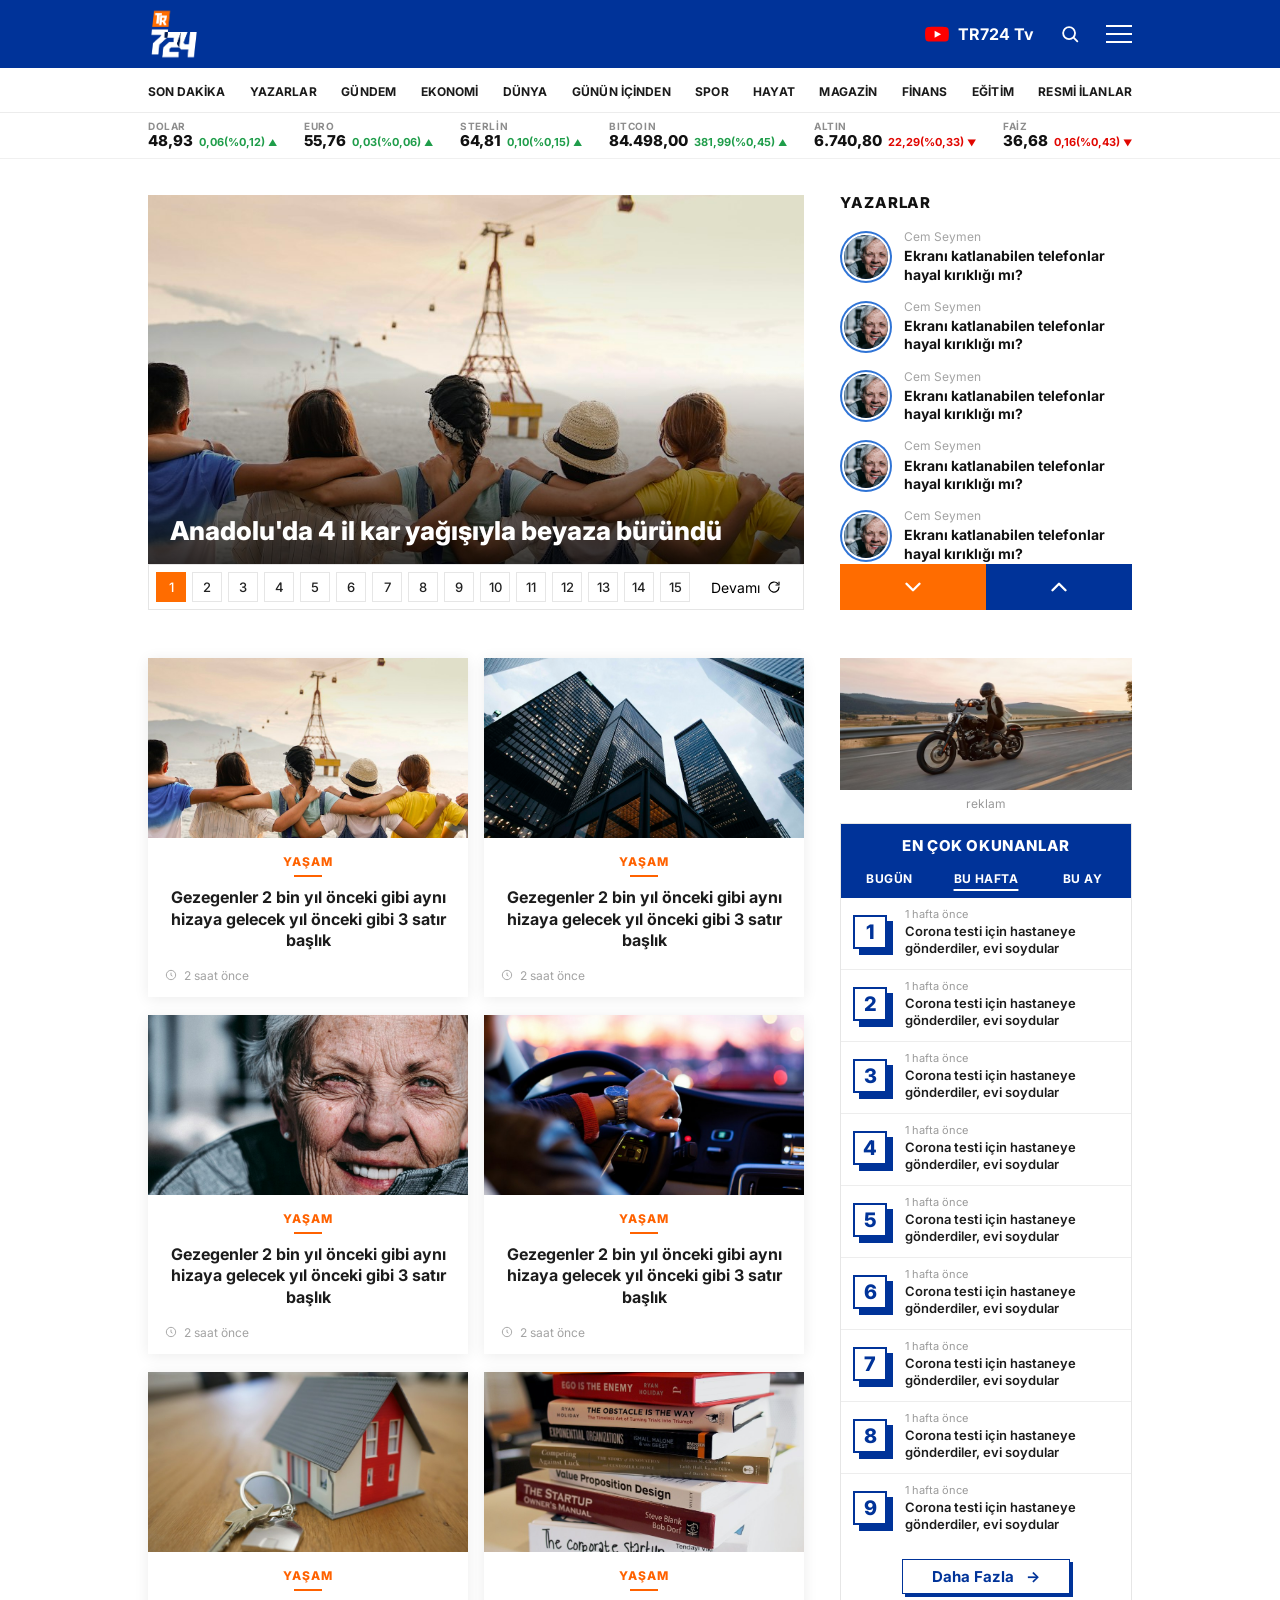
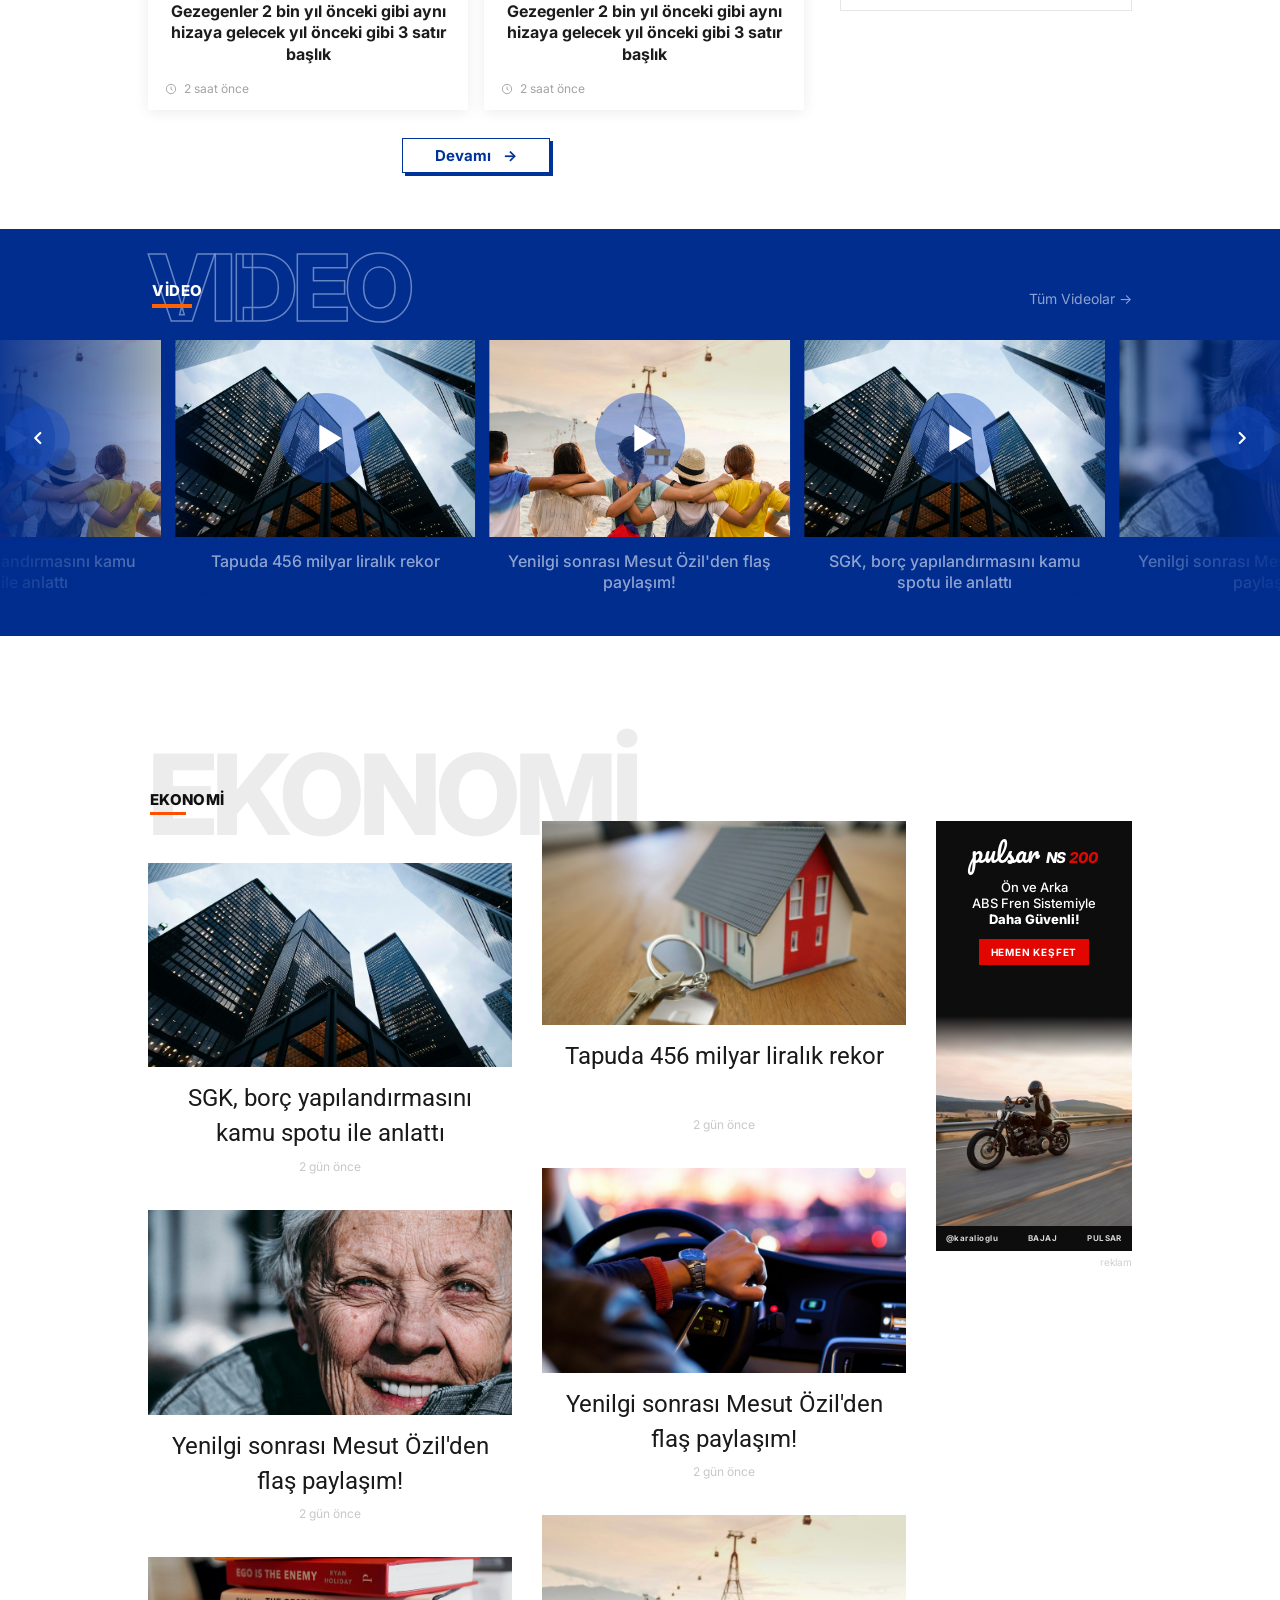
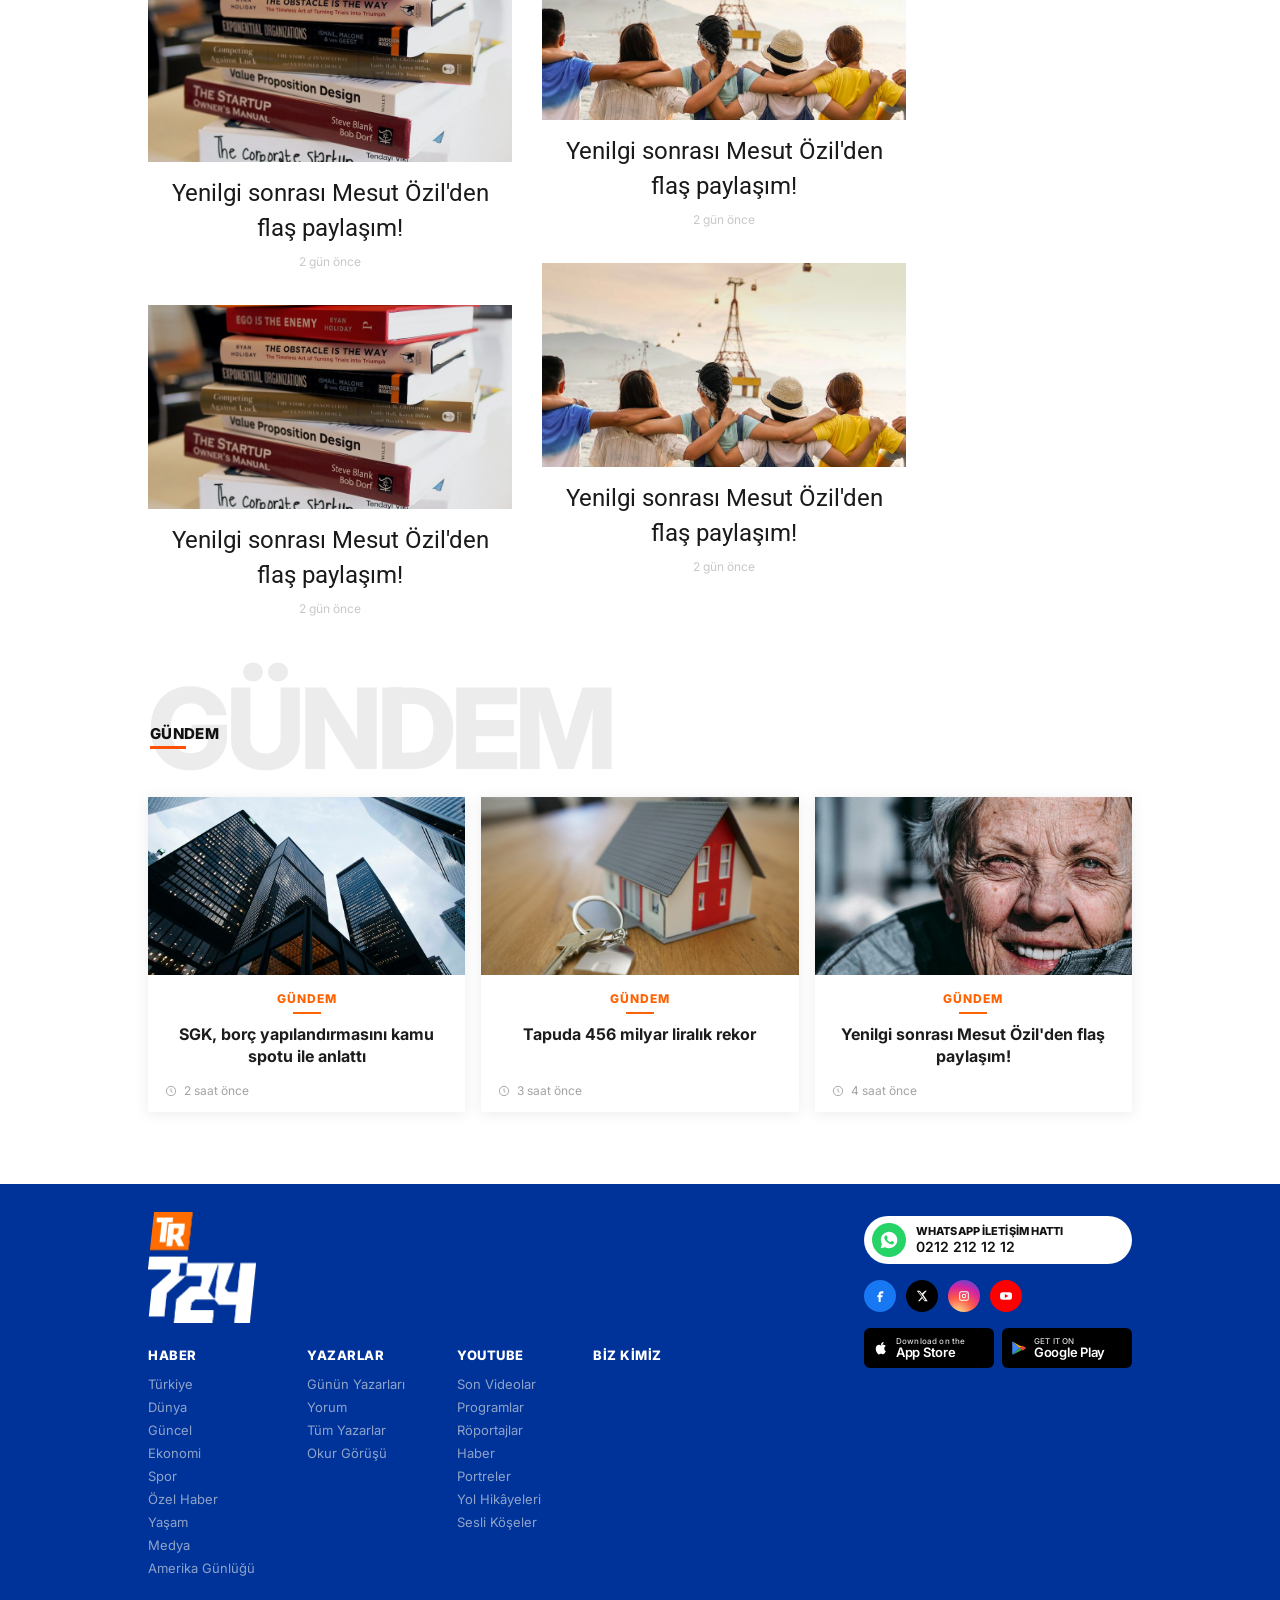
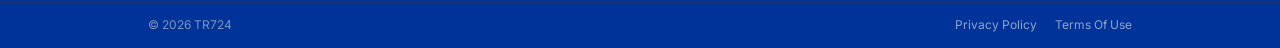
<file: wp/html-them/index.html>
<!doctype html>
<html lang="tr">
  <head>
    <meta charset="UTF-8" />
    <meta name="viewport" content="width=device-width, initial-scale=1.0, viewport-fit=cover" />
    <title>Ekonomi</title>
    <link rel="preconnect" href="https://fonts.googleapis.com" />
    <link rel="preconnect" href="https://fonts.gstatic.com" crossorigin />
    <link
      href="https://fonts.googleapis.com/css2?family=Inter:wght@400;600;700;800&family=Pacifico&family=Roboto:wght@400&display=swap"
      rel="stylesheet"
    />
    <link
      rel="stylesheet"
      href="https://cdn.jsdelivr.net/npm/swiper@11/swiper-bundle.min.css"
    />
    <link rel="stylesheet" href="styles.css?v=69" />
  </head>
  <body>
    <header class="site-header">
      <div class="site-header__bar">
        <div class="site-header__inner">
          <a class="site-header__logo" href="#">
            <img src="images/tr724-logo.png" alt="TR724" />
          </a>
          <div class="site-header__tools">
            <a class="site-header__tv" href="#">
              <svg viewBox="0 0 24 24" aria-hidden="true">
                <path
                  fill="#ff0000"
                  d="M23 12.2s0-3.2-.4-4.6c-.2-.9-.9-1.6-1.8-1.8C19.2 5.4 12 5.4 12 5.4s-7.2 0-8.8.4c-.9.2-1.6.9-1.8 1.8C1 9 1 12.2 1 12.2s0 3.2.4 4.6c.2.9.9 1.6 1.8 1.8 1.6.4 8.8.4 8.8.4s7.2 0 8.8-.4c.9-.2 1.6-.9 1.8-1.8.4-1.4.4-4.6.4-4.6z"
                />
                <path fill="#fff" d="M9.8 15.5V8.9l6 3.3-6 3.3z" />
              </svg>
              TR724 Tv
            </a>
            <button
              class="site-header__search"
              type="button"
              aria-label="Ara"
              aria-haspopup="dialog"
            >
              <svg viewBox="0 0 24 24" aria-hidden="true">
                <circle cx="11" cy="11" r="6.5" />
                <path d="m16 16 4 4" />
              </svg>
            </button>
            <button class="site-header__menu" type="button" aria-label="Menü" aria-expanded="false" aria-controls="drawer">
              <span></span>
              <span></span>
              <span></span>
            </button>
          </div>
        </div>
      </div>
      <nav class="site-nav" aria-label="Bölümler">
        <div class="site-header__inner site-header__scroll">
          <ul>
            <li><a href="#">SON DAKİKA</a></li>
            <li><a href="yazarlar.html">YAZARLAR</a></li>
            <li><a href="#">GÜNDEM</a></li>
            <li><a href="ekonomi.html">EKONOMİ</a></li>
            <li><a href="#">DÜNYA</a></li>
            <li><a href="#">GÜNÜN İÇİNDEN</a></li>
            <li><a href="#">SPOR</a></li>
            <li><a href="#">HAYAT</a></li>
            <li><a href="#">MAGAZİN</a></li>
            <li><a href="#">FİNANS</a></li>
            <li><a href="#">EĞİTİM</a></li>
            <li><a href="#">RESMİ İLANLAR</a></li>
          </ul>
        </div>
      </nav>
    </header>
    <section class="ticker" aria-label="Piyasalar">
          <ul class="ticker__list">
            <li class="ticker__item">
              <span class="ticker__label">DOLAR</span>
              <span class="ticker__row"
                ><span class="ticker__value">48,93</span
                ><span class="ticker__change ticker__change--up"
                  >0,06(%0,12)</span
                ></span
              >
            </li>
            <li class="ticker__item">
              <span class="ticker__label">EURO</span>
              <span class="ticker__row"
                ><span class="ticker__value">55,76</span
                ><span class="ticker__change ticker__change--up"
                  >0,03(%0,06)</span
                ></span
              >
            </li>
            <li class="ticker__item">
              <span class="ticker__label">STERLİN</span>
              <span class="ticker__row"
                ><span class="ticker__value">64,81</span
                ><span class="ticker__change ticker__change--up"
                  >0,10(%0,15)</span
                ></span
              >
            </li>
            <li class="ticker__item">
              <span class="ticker__label">BITCOIN</span>
              <span class="ticker__row"
                ><span class="ticker__value">84.498,00</span
                ><span class="ticker__change ticker__change--up"
                  >381,99(%0,45)</span
                ></span
              >
            </li>
            <li class="ticker__item">
              <span class="ticker__label">ALTIN</span>
              <span class="ticker__row"
                ><span class="ticker__value">6.740,80</span
                ><span class="ticker__change ticker__change--down"
                  >22,29(%0,33)</span
                ></span
              >
            </li>
            <li class="ticker__item">
              <span class="ticker__label">FAİZ</span>
              <span class="ticker__row"
                ><span class="ticker__value">36,68</span
                ><span class="ticker__change ticker__change--down"
                  >0,16(%0,43)</span
                ></span
              >
            </li>
            <li class="ticker__item" aria-hidden="true">
              <span class="ticker__label">DOLAR</span>
              <span class="ticker__row"
                ><span class="ticker__value">48,93</span
                ><span class="ticker__change ticker__change--up"
                  >0,06(%0,12)</span
                ></span
              >
            </li>
            <li class="ticker__item" aria-hidden="true">
              <span class="ticker__label">EURO</span>
              <span class="ticker__row"
                ><span class="ticker__value">55,76</span
                ><span class="ticker__change ticker__change--up"
                  >0,03(%0,06)</span
                ></span
              >
            </li>
            <li class="ticker__item" aria-hidden="true">
              <span class="ticker__label">STERLİN</span>
              <span class="ticker__row"
                ><span class="ticker__value">64,81</span
                ><span class="ticker__change ticker__change--up"
                  >0,10(%0,15)</span
                ></span
              >
            </li>
            <li class="ticker__item" aria-hidden="true">
              <span class="ticker__label">BITCOIN</span>
              <span class="ticker__row"
                ><span class="ticker__value">84.498,00</span
                ><span class="ticker__change ticker__change--up"
                  >381,99(%0,45)</span
                ></span
              >
            </li>
            <li class="ticker__item" aria-hidden="true">
              <span class="ticker__label">ALTIN</span>
              <span class="ticker__row"
                ><span class="ticker__value">6.740,80</span
                ><span class="ticker__change ticker__change--down"
                  >22,29(%0,33)</span
                ></span
              >
            </li>
            <li class="ticker__item" aria-hidden="true">
              <span class="ticker__label">FAİZ</span>
              <span class="ticker__row"
                ><span class="ticker__value">36,68</span
                ><span class="ticker__change ticker__change--down"
                  >0,16(%0,43)</span
                ></span
              >
            </li>
          </ul>
    </section>
    <div class="search-modal" id="search-modal" hidden>
      <div class="search-modal__backdrop" data-search-close></div>
      <div
        class="search-modal__dialog"
        role="dialog"
        aria-modal="true"
        aria-labelledby="search-title"
      >
        <div class="search-modal__head">
          <h2 class="search-modal__title" id="search-title">Ara</h2>
          <button
            class="search-modal__close"
            type="button"
            aria-label="Kapat"
            data-search-close
          >
            ×
          </button>
        </div>
        <input
          class="search-modal__input"
          type="search"
          placeholder="Haber ara"
          aria-label="Haber ara"
        />
        <div class="search-modal__results" aria-live="polite"></div>
        <button class="outline-btn search-modal__more" type="button" hidden>
          Daha Fazla <span aria-hidden="true">→</span>
        </button>
      </div>
    </div>
    <div class="drawer" id="drawer" hidden>
      <div class="drawer__backdrop" data-drawer-close></div>
      <div class="drawer__panel" role="dialog" aria-modal="true" aria-label="Menü">
        <div class="drawer__scroll">
          <div class="drawer__tools">
            <a class="drawer__flash" href="#">
              <svg viewBox="0 0 24 24" aria-hidden="true">
                <circle cx="12" cy="12" r="8" />
                <path d="M12 8v4.5l2.5 1.5" />
              </svg>
              Son Dakika
            </a>
            <a class="drawer__tv" href="#">
              <svg viewBox="0 0 24 24" aria-hidden="true">
                <path fill="currentColor" d="M23 12.2s0-3.2-.4-4.6c-.2-.9-.9-1.6-1.8-1.8C19.2 5.4 12 5.4 12 5.4s-7.2 0-8.8.4c-.9.2-1.6.9-1.8 1.8C1 9 1 12.2 1 12.2s0 3.2.4 4.6c.2.9.9 1.6 1.8 1.8 1.6.4 8.8.4 8.8.4s7.2 0 8.8-.4c.9-.2 1.6-.9 1.8-1.8.4-1.4.4-4.6.4-4.6z"></path>
                <path fill="#1a4fbf" d="M9.8 15.5V8.9l6 3.3-6 3.3z"></path>
              </svg>
              TR724 Tv
            </a>
          </div>
          <div class="drawer__markets">
            <p class="drawer__date">
              <span class="drawer__day">26</span>
              <span class="drawer__when">Eylül <span>CUMARTESİ</span></span>
            </p>
            <div class="drawer__quotes">
              <p class="drawer__quote">
                <span class="drawer__quote-label">DOLAR <span aria-hidden="true">▲</span></span>
                <span class="drawer__quote-value">48,93</span>
                <span class="drawer__quote-change">0,06(%0,12)</span>
              </p>
              <p class="drawer__quote">
                <span class="drawer__quote-label">EURO <span aria-hidden="true">▲</span></span>
                <span class="drawer__quote-value">55,76</span>
                <span class="drawer__quote-change">0,03(%0,06)</span>
              </p>
            </div>
          </div>
          <nav class="drawer__nav" aria-label="Tüm bölümler">
            <a href="#">SON DAKİKA</a>
            <a href="yazarlar.html">YAZARLAR</a>
            <a href="#">GÜNDEM</a>
            <a href="ekonomi.html">EKONOMİ</a>
            <a href="#">DÜNYA</a>
            <a href="#">GÜNÜN İÇİNDEN</a>
            <a href="#">SPOR</a>
            <a href="#">HAYAT</a>
            <a href="#">MAGAZİN</a>
            <a href="#">E-GAZETE</a>
            <a href="#">OTOMOTİV</a>
            <a href="#">FİNANS</a>
            <a href="#">EĞİTİM</a>
            <a href="#">RESMİ İLANLAR</a>
          </nav>
        </div>
        <div class="drawer__footer">
          <a class="wa-link drawer__whatsapp" href="https://wa.me/902122121212">
            <svg viewBox="0 0 24 24" aria-hidden="true">
              <path d="M12.04 2C6.58 2 2.15 6.4 2.15 11.83c0 1.74.46 3.44 1.34 4.94L2 22l5.39-1.41a10 10 0 0 0 4.65 1.18h.01c5.46 0 9.89-4.4 9.89-9.83C21.94 6.4 17.5 2 12.04 2zm5.76 13.9c-.24.68-1.4 1.3-1.94 1.38-.5.08-1.12.11-1.81-.11-.41-.14-.95-.31-1.63-.61-2.87-1.24-4.74-4.13-4.88-4.32-.14-.19-1.16-1.54-1.16-2.94s.73-2.08 1-2.37c.24-.28.64-.41 1.02-.41.12 0 .23 0 .33.01.3.01.44.03.64.49.24.58.82 2 .89 2.15.07.14.12.31.02.5-.1.19-.14.31-.28.48-.14.16-.3.37-.42.49-.14.14-.29.29-.12.56.16.28.73 1.2 1.57 1.95 1.08.96 1.99 1.26 2.27 1.4.28.14.44.12.6-.07.17-.19.69-.8.88-1.08.19-.28.37-.23.63-.14.26.09 1.64.77 1.92.91.28.14.47.21.54.33.07.12.07.68-.17 1.36z" />
            </svg>
            <span>
              <strong>WHATSAPP İLETİŞİM HATTI</strong>
              0212 212 12 12
            </span>
          </a>
          <div class="drawer__apps">
            <a
              class="store-badge"
              href="https://www.apple.com/app-store/"
              aria-label="App Store'dan indirin"
            >
              <svg viewBox="0 0 24 24" aria-hidden="true">
                <path
                  fill="currentColor"
                  d="M16.4 12.6c0-2.1 1.7-3.1 1.8-3.2-1-1.5-2.5-1.7-3.1-1.7-1.3-.1-2.5.8-3.2.8-.7 0-1.7-.8-2.8-.7-1.4.1-2.7.8-3.4 2.1-1.5 2.6-.4 6.4 1 8.5.7 1 1.5 2.2 2.6 2.1 1-.1 1.4-.7 2.7-.7s1.6.7 2.8.6c1.1 0 1.8-1 2.5-2 .8-1.1 1.1-2.2 1.1-2.3-.1 0-2.1-.8-2-3.5zM14.6 6.6c.6-.7 1-1.7.9-2.6-1 .1-2 .6-2.6 1.4-.6.7-1.1 1.7-.9 2.7 1 .1 2-.5 2.6-1.5z"
                />
              </svg>
              <span>
                <small>Download on the</small>
                App Store
              </span>
            </a>
            <a
              class="store-badge"
              href="https://play.google.com/store"
              aria-label="Google Play'den indirin"
            >
              <svg viewBox="0 0 24 24" aria-hidden="true">
                <path
                  fill="#4285F4"
                  d="M3.4 20.5 13 12 3.5 3.4c-.3.2-.5.6-.5 1.1v14.9c0 .5.2.9.4 1.1z"
                />
                <path
                  fill="#FBBC04"
                  d="M16.7 9.8 13 12 3.5 3.4l9.5 5.5 3.7.9z"
                />
                <path
                  fill="#34A853"
                  d="M16.7 14.2 13 12 3.4 20.5c.2.2.6.2.8 0l12.5-6.3z"
                />
                <path
                  fill="#EA4335"
                  d="M20.6 11.2 16.7 9l-3.7 3 3.7 3.2 3.9-2.2c.6-.4.6-1.4 0-1.8z"
                />
              </svg>
              <span>
                <small>GET IT ON</small>
                Google Play
              </span>
            </a>
          </div>
          <div class="drawer__social">
            <a class="icon-btn" href="#" aria-label="Facebook">
              <svg viewBox="0 0 24 24" aria-hidden="true">
                <path d="M14 8.5h2.5V5.5H14c-2.2 0-4 1.8-4 4V12H8v3h2v6h3v-6h2.4l.6-3H13v-2c0-.8.7-1.5 1-1.5z" />
              </svg>
            </a>
            <a class="icon-btn" href="#" aria-label="X">
              <svg viewBox="0 0 24 24" aria-hidden="true">
                <path d="M16.8 4h2.4l-5.3 6L20.5 20h-4.5l-3.5-4.6L8.4 20H6l5.6-6.4L4.2 4h4.6l3.2 4.2L16.8 4zm-.8 14.4h1.3L8.1 5.5H6.7l9.3 12.9z" />
              </svg>
            </a>
            <a class="icon-btn" href="#" aria-label="Instagram">
              <svg viewBox="0 0 24 24" aria-hidden="true">
                <path d="M8 4.5h8A3.5 3.5 0 0 1 19.5 8v8a3.5 3.5 0 0 1-3.5 3.5H8A3.5 3.5 0 0 1 4.5 16V8A3.5 3.5 0 0 1 8 4.5zm8 1.6H8A1.9 1.9 0 0 0 6.1 8v8A1.9 1.9 0 0 0 8 17.9h8A1.9 1.9 0 0 0 17.9 16V8A1.9 1.9 0 0 0 16 6.1zM12 8.6A3.4 3.4 0 1 1 8.6 12 3.4 3.4 0 0 1 12 8.6zm0 1.6A1.8 1.8 0 1 0 13.8 12 1.8 1.8 0 0 0 12 10.2zM16.8 7.7a.85.85 0 1 1-.85-.85.85.85 0 0 1 .85.85z" />
              </svg>
            </a>
            <a class="icon-btn" href="#" aria-label="YouTube">
              <svg viewBox="0 0 24 24" aria-hidden="true">
                <path d="M20.8 8.2a2.2 2.2 0 0 0-1.6-1.6C17.6 6.2 12 6.2 12 6.2s-5.6 0-7.2.4a2.2 2.2 0 0 0-1.6 1.6A23 23 0 0 0 2.8 12a23 23 0 0 0 .4 3.8 2.2 2.2 0 0 0 1.6 1.6c1.6.4 7.2.4 7.2.4s5.6 0 7.2-.4a2.2 2.2 0 0 0 1.6-1.6 23 23 0 0 0 .4-3.8 23 23 0 0 0-.4-3.8zM10.2 15.1V8.9l5.4 3.1-5.4 3.1z" />
              </svg>
            </a>
          </div>
        </div>
      </div>
    </div>
    <div class="container">
      <div class="row">
        <div class="column">
          <section class="spotlight" aria-label="Manşet">
            <div class="swiper news-swiper">
              <div class="swiper-wrapper">
                <div class="swiper-slide">
                  <a class="news-slide" href="#">
                    <img
                      src="images/economy.jpg"
                      alt="Yan yana oturan bir grup arkadaş"
                    />
                    <span class="news-slide__shade" aria-hidden="true"></span>
                    <span class="news-slide__copy">
                      <h3 class="news-slide__title">
                        Anadolu'da 4 il kar yağışıyla beyaza büründü
                      </h3>
                    </span>
                  </a>
                </div>
                <div class="swiper-slide">
                  <a class="news-slide" href="#">
                    <img src="images/sgk.jpg" alt="Gökdelenler" />
                    <span class="news-slide__shade" aria-hidden="true"></span>
                    <span class="news-slide__copy">
                      <h3 class="news-slide__title">
                        SGK, borç yapılandırmasını kamu spotu ile anlattı
                      </h3>
                    </span>
                  </a>
                </div>
                <div class="swiper-slide">
                  <a class="news-slide" href="#">
                    <img src="images/euro.jpg" alt="Ev maketi ve anahtarlar" />
                    <span class="news-slide__shade" aria-hidden="true"></span>
                    <span class="news-slide__copy">
                      <h3 class="news-slide__title">
                        Tapuda 456 milyar liralık rekor
                      </h3>
                    </span>
                  </a>
                </div>
                <div class="swiper-slide">
                  <a class="news-slide" href="#">
                    <img
                      src="images/gold.jpg"
                      alt="Yaşlı bir kadının portresi"
                    />
                    <span class="news-slide__shade" aria-hidden="true"></span>
                    <span class="news-slide__copy">
                      <h3 class="news-slide__title">
                        Yenilgi sonrası Mesut Özil'den flaş paylaşım!
                      </h3>
                    </span>
                  </a>
                </div>
                <div class="swiper-slide">
                  <a class="news-slide" href="#">
                    <img
                      src="images/market.jpg"
                      alt="Araba kullanan bir kişi"
                    />
                    <span class="news-slide__shade" aria-hidden="true"></span>
                    <span class="news-slide__copy">
                      <h3 class="news-slide__title">
                        Akaryakıt fiyatlarına bu gece zam bekleniyor
                      </h3>
                    </span>
                  </a>
                </div>
                <div class="swiper-slide">
                  <a class="news-slide" href="#">
                    <img
                      src="images/books.jpg"
                      alt="Üst üste dizilmiş kitaplar"
                    />
                    <span class="news-slide__shade" aria-hidden="true"></span>
                    <span class="news-slide__copy">
                      <h3 class="news-slide__title">
                        Ekonomi yazarları yeni kitaplarıyla okurla buluştu
                      </h3>
                    </span>
                  </a>
                </div>
                <div class="swiper-slide">
                  <a class="news-slide" href="#">
                    <img
                      src="images/economy.jpg"
                      alt="Yan yana oturan bir grup arkadaş"
                    />
                    <span class="news-slide__shade" aria-hidden="true"></span>
                    <span class="news-slide__copy">
                      <h3 class="news-slide__title">
                        Kapadokya beyaza büründü, rezervasyonlar arttı
                      </h3>
                    </span>
                  </a>
                </div>
                <div class="swiper-slide">
                  <a class="news-slide" href="#">
                    <img src="images/sgk.jpg" alt="Gökdelenler" />
                    <span class="news-slide__shade" aria-hidden="true"></span>
                    <span class="news-slide__copy">
                      <h3 class="news-slide__title">
                        Borsa İstanbul günü yükselişle kapattı
                      </h3>
                    </span>
                  </a>
                </div>
                <div class="swiper-slide">
                  <a class="news-slide" href="#">
                    <img src="images/euro.jpg" alt="Ev maketi ve anahtarlar" />
                    <span class="news-slide__shade" aria-hidden="true"></span>
                    <span class="news-slide__copy">
                      <h3 class="news-slide__title">
                        Konut satışlarında son çeyrek rakamları açıklandı
                      </h3>
                    </span>
                  </a>
                </div>
                <div class="swiper-slide">
                  <a class="news-slide" href="#">
                    <img
                      src="images/gold.jpg"
                      alt="Yaşlı bir kadının portresi"
                    />
                    <span class="news-slide__shade" aria-hidden="true"></span>
                    <span class="news-slide__copy">
                      <h3 class="news-slide__title">
                        Emekli maaşlarında yeni düzenleme sinyali
                      </h3>
                    </span>
                  </a>
                </div>
                <div class="swiper-slide">
                  <a class="news-slide" href="#">
                    <img
                      src="images/market.jpg"
                      alt="Araba kullanan bir kişi"
                    />
                    <span class="news-slide__shade" aria-hidden="true"></span>
                    <span class="news-slide__copy">
                      <h3 class="news-slide__title">
                        Elektrik tüketiminde kış tarifesi gündemde
                      </h3>
                    </span>
                  </a>
                </div>
                <div class="swiper-slide">
                  <a class="news-slide" href="#">
                    <img
                      src="images/books.jpg"
                      alt="Üst üste dizilmiş kitaplar"
                    />
                    <span class="news-slide__shade" aria-hidden="true"></span>
                    <span class="news-slide__copy">
                      <h3 class="news-slide__title">
                        Üniversite harçlarına ilişkin yeni takvim belli oldu
                      </h3>
                    </span>
                  </a>
                </div>
                <div class="swiper-slide">
                  <a class="news-slide" href="#">
                    <img
                      src="images/economy.jpg"
                      alt="Yan yana oturan bir grup arkadaş"
                    />
                    <span class="news-slide__shade" aria-hidden="true"></span>
                    <span class="news-slide__copy">
                      <h3 class="news-slide__title">
                        Hububat alım fiyatları üreticiyi bekletiyor
                      </h3>
                    </span>
                  </a>
                </div>
                <div class="swiper-slide">
                  <a class="news-slide" href="#">
                    <img src="images/sgk.jpg" alt="Gökdelenler" />
                    <span class="news-slide__shade" aria-hidden="true"></span>
                    <span class="news-slide__copy">
                      <h3 class="news-slide__title">
                        Merkez Bankası faiz kararı öncesi piyasa beklentisi
                      </h3>
                    </span>
                  </a>
                </div>
                <div class="swiper-slide">
                  <a class="news-slide" href="#">
                    <img src="images/euro.jpg" alt="Ev maketi ve anahtarlar" />
                    <span class="news-slide__shade" aria-hidden="true"></span>
                    <span class="news-slide__copy">
                      <h3 class="news-slide__title">
                        Gram altında güne sert yükselişle başlandı
                      </h3>
                    </span>
                  </a>
                </div>
              </div>
              <button
                class="news-swiper__nav news-swiper__prev"
                type="button"
                aria-label="Önceki haber"
              >
                <svg viewBox="0 0 24 24" aria-hidden="true">
                  <path d="M14.5 6.5 9 12l5.5 5.5" />
                </svg>
              </button>
              <button
                class="news-swiper__nav news-swiper__next"
                type="button"
                aria-label="Sonraki haber"
              >
                <svg viewBox="0 0 24 24" aria-hidden="true">
                  <path d="M9.5 6.5 15 12l-5.5 5.5" />
                </svg>
              </button>
            </div>

            <div class="news-pager">
              <div class="news-pager__numbers"></div>
              <button class="news-pager__more" type="button">
                <span class="news-pager__more-label">Devamı</span>
                <svg viewBox="0 0 24 24" aria-hidden="true">
                  <path d="M19.5 12a7.5 7.5 0 1 1-2.1-5.2" />
                  <path d="M19.5 4.5V9H15" />
                </svg>
              </button>
            </div>
          </section>
        </div>

        <div class="column column--aside">
          <section class="authors" aria-labelledby="authors-title">
            <h2 class="authors__title" id="authors-title">YAZARLAR</h2>
            <div class="authors__viewport">
              <ul class="authors__list">
                <li>
                  <a class="author" href="yazar.html">
                    <span class="author__avatar"
                      ><img src="images/gold.jpg" alt=""
                    /></span>
                    <span class="author__copy">
                      <span class="author__name">Cem Seymen</span>
                      <span class="author__title"
                        >Ekranı katlanabilen telefonlar hayal kırıklığı
                        mı?</span
                      >
                    </span>
                  </a>
                </li>
                <li>
                  <a class="author" href="yazar.html">
                    <span class="author__avatar"
                      ><img src="images/gold.jpg" alt=""
                    /></span>
                    <span class="author__copy">
                      <span class="author__name">Cem Seymen</span>
                      <span class="author__title"
                        >Ekranı katlanabilen telefonlar hayal kırıklığı
                        mı?</span
                      >
                    </span>
                  </a>
                </li>
                <li>
                  <a class="author" href="yazar.html">
                    <span class="author__avatar"
                      ><img src="images/gold.jpg" alt=""
                    /></span>
                    <span class="author__copy">
                      <span class="author__name">Cem Seymen</span>
                      <span class="author__title"
                        >Ekranı katlanabilen telefonlar hayal kırıklığı
                        mı?</span
                      >
                    </span>
                  </a>
                </li>
                <li>
                  <a class="author" href="yazar.html">
                    <span class="author__avatar"
                      ><img src="images/gold.jpg" alt=""
                    /></span>
                    <span class="author__copy">
                      <span class="author__name">Cem Seymen</span>
                      <span class="author__title"
                        >Ekranı katlanabilen telefonlar hayal kırıklığı
                        mı?</span
                      >
                    </span>
                  </a>
                </li>
                <li>
                  <a class="author" href="yazar.html">
                    <span class="author__avatar"
                      ><img src="images/gold.jpg" alt=""
                    /></span>
                    <span class="author__copy">
                      <span class="author__name">Cem Seymen</span>
                      <span class="author__title"
                        >Ekranı katlanabilen telefonlar hayal kırıklığı
                        mı?</span
                      >
                    </span>
                  </a>
                </li>
                <li>
                  <a class="author" href="yazar.html">
                    <span class="author__avatar"
                      ><img src="images/gold.jpg" alt=""
                    /></span>
                    <span class="author__copy">
                      <span class="author__name">Cem Seymen</span>
                      <span class="author__title"
                        >Yapay zeka editörün yerini alabilir mi?</span
                      >
                    </span>
                  </a>
                </li>
                <li>
                  <a class="author" href="yazar.html">
                    <span class="author__avatar"
                      ><img src="images/gold.jpg" alt=""
                    /></span>
                    <span class="author__copy">
                      <span class="author__name">Cem Seymen</span>
                      <span class="author__title"
                        >Enflasyonla yaşamanın yeni kuralları</span
                      >
                    </span>
                  </a>
                </li>
                <li>
                  <a class="author" href="yazar.html">
                    <span class="author__avatar"
                      ><img src="images/gold.jpg" alt=""
                    /></span>
                    <span class="author__copy">
                      <span class="author__name">Cem Seymen</span>
                      <span class="author__title"
                        >Dijital abonelikler bütçeyi nasıl eritiyor?</span
                      >
                    </span>
                  </a>
                </li>
              </ul>
            </div>
            <div class="authors__controls">
              <button
                class="authors__down"
                type="button"
                aria-label="Sonraki yazarlar"
              >
                <svg viewBox="0 0 24 24" aria-hidden="true">
                  <path d="m6 9 6 6 6-6" />
                </svg>
              </button>
              <button
                class="authors__up"
                type="button"
                aria-label="Önceki yazarlar"
              >
                <svg viewBox="0 0 24 24" aria-hidden="true">
                  <path d="m6 15 6-6 6 6" />
                </svg>
              </button>
            </div>
          </section>
        </div>
      </div>

      <div class="row">
        <div class="column">
          <section class="stories" aria-label="Haber kartları">
            <div class="story-grid">
              <article class="story-card">
                <a href="#">
                  <img
                    src="images/economy.jpg"
                    alt="Yan yana oturan bir grup arkadaş"
                  />
                  <span class="story-card__body">
                    <span class="story-card__kicker">YAŞAM</span>
                    <h3 class="story-card__title">
                      Gezegenler 2 bin yıl önceki gibi aynı hizaya gelecek yıl
                      önceki gibi 3 satır başlık
                    </h3>
                    <time
                      class="story-card__time"
                      datetime="2026-09-26T16:00:00"
                    >
                      <svg viewBox="0 0 24 24" aria-hidden="true">
                        <circle cx="12" cy="12" r="8" />
                        <path d="M12 8v4.5l2.5 1.5" />
                      </svg>
                      2 saat önce
                    </time>
                  </span>
                </a>
              </article>
              <article class="story-card">
                <a href="#">
                  <img src="images/sgk.jpg" alt="Gökdelenler" />
                  <span class="story-card__body">
                    <span class="story-card__kicker">YAŞAM</span>
                    <h3 class="story-card__title">
                      Gezegenler 2 bin yıl önceki gibi aynı hizaya gelecek yıl
                      önceki gibi 3 satır başlık
                    </h3>
                    <time
                      class="story-card__time"
                      datetime="2026-09-26T16:00:00"
                    >
                      <svg viewBox="0 0 24 24" aria-hidden="true">
                        <circle cx="12" cy="12" r="8" />
                        <path d="M12 8v4.5l2.5 1.5" />
                      </svg>
                      2 saat önce
                    </time>
                  </span>
                </a>
              </article>
              <article class="story-card">
                <a href="#">
                  <img src="images/gold.jpg" alt="Yaşlı bir kadının portresi" />
                  <span class="story-card__body">
                    <span class="story-card__kicker">YAŞAM</span>
                    <h3 class="story-card__title">
                      Gezegenler 2 bin yıl önceki gibi aynı hizaya gelecek yıl
                      önceki gibi 3 satır başlık
                    </h3>
                    <time
                      class="story-card__time"
                      datetime="2026-09-26T16:00:00"
                    >
                      <svg viewBox="0 0 24 24" aria-hidden="true">
                        <circle cx="12" cy="12" r="8" />
                        <path d="M12 8v4.5l2.5 1.5" />
                      </svg>
                      2 saat önce
                    </time>
                  </span>
                </a>
              </article>
              <article class="story-card">
                <a href="#">
                  <img src="images/market.jpg" alt="Araba kullanan bir kişi" />
                  <span class="story-card__body">
                    <span class="story-card__kicker">YAŞAM</span>
                    <h3 class="story-card__title">
                      Gezegenler 2 bin yıl önceki gibi aynı hizaya gelecek yıl
                      önceki gibi 3 satır başlık
                    </h3>
                    <time
                      class="story-card__time"
                      datetime="2026-09-26T16:00:00"
                    >
                      <svg viewBox="0 0 24 24" aria-hidden="true">
                        <circle cx="12" cy="12" r="8" />
                        <path d="M12 8v4.5l2.5 1.5" />
                      </svg>
                      2 saat önce
                    </time>
                  </span>
                </a>
              </article>
              <article class="story-card">
                <a href="#">
                  <img src="images/euro.jpg" alt="Ev maketi ve anahtarlar" />
                  <span class="story-card__body">
                    <span class="story-card__kicker">YAŞAM</span>
                    <h3 class="story-card__title">
                      Gezegenler 2 bin yıl önceki gibi aynı hizaya gelecek yıl
                      önceki gibi 3 satır başlık
                    </h3>
                    <time
                      class="story-card__time"
                      datetime="2026-09-26T16:00:00"
                    >
                      <svg viewBox="0 0 24 24" aria-hidden="true">
                        <circle cx="12" cy="12" r="8" />
                        <path d="M12 8v4.5l2.5 1.5" />
                      </svg>
                      2 saat önce
                    </time>
                  </span>
                </a>
              </article>
              <article class="story-card">
                <a href="#">
                  <img
                    src="images/books.jpg"
                    alt="Üst üste dizilmiş kitaplar"
                  />
                  <span class="story-card__body">
                    <span class="story-card__kicker">YAŞAM</span>
                    <h3 class="story-card__title">
                      Gezegenler 2 bin yıl önceki gibi aynı hizaya gelecek yıl
                      önceki gibi 3 satır başlık
                    </h3>
                    <time
                      class="story-card__time"
                      datetime="2026-09-26T16:00:00"
                    >
                      <svg viewBox="0 0 24 24" aria-hidden="true">
                        <circle cx="12" cy="12" r="8" />
                        <path d="M12 8v4.5l2.5 1.5" />
                      </svg>
                      2 saat önce
                    </time>
                  </span>
                </a>
              </article>
            </div>
            <a class="outline-btn" href="#"
              >Devamı <span aria-hidden="true">→</span></a
            >
          </section>
        </div>
        <div class="column column--aside">
          <section class="popular" aria-labelledby="popular-title">
            <a class="popular__ad" href="#" aria-label="Bajaj Pulsar reklamı">
              <img src="images/bike.jpg" alt="Bajaj Pulsar reklamı" />
            </a>
            <p class="popular__ad-label">reklam</p>
            <div class="popular__box">
              <div class="popular__head">
                <h2 class="popular__title" id="popular-title">
                  EN ÇOK OKUNANLAR
                </h2>
                <div
                  class="popular__tabs"
                  role="tablist"
                  aria-label="Zaman aralığı"
                >
                  <button
                    class="popular__tab"
                    type="button"
                    role="tab"
                    id="popular-tab-today"
                    aria-controls="popular-today"
                    aria-selected="false"
                    tabindex="-1"
                  >
                    BUGÜN
                  </button>
                  <button
                    class="popular__tab"
                    type="button"
                    role="tab"
                    id="popular-tab-week"
                    aria-controls="popular-week"
                    aria-selected="true"
                  >
                    BU HAFTA
                  </button>
                  <button
                    class="popular__tab"
                    type="button"
                    role="tab"
                    id="popular-tab-month"
                    aria-controls="popular-month"
                    aria-selected="false"
                    tabindex="-1"
                  >
                    BU AY
                  </button>
                </div>
              </div>
              <ol
                class="popular__list"
                id="popular-today"
                role="tabpanel"
                aria-labelledby="popular-tab-today"
                hidden
              >
                <li class="popular__item">
                  <a href="#"
                    ><span class="popular__rank">1</span
                    ><span class="popular__copy"
                      ><time>1 saat önce</time
                      ><span class="popular__headline"
                        >Anadolu'da 4 il kar yağışıyla beyaza büründü</span
                      ></span
                    ></a
                  >
                </li>
                <li class="popular__item">
                  <a href="#"
                    ><span class="popular__rank">2</span
                    ><span class="popular__copy"
                      ><time>2 saat önce</time
                      ><span class="popular__headline"
                        >SGK, borç yapılandırmasını kamu spotu ile anlattı</span
                      ></span
                    ></a
                  >
                </li>
                <li class="popular__item">
                  <a href="#"
                    ><span class="popular__rank">3</span
                    ><span class="popular__copy"
                      ><time>3 saat önce</time
                      ><span class="popular__headline"
                        >Akaryakıt fiyatlarına bu gece zam bekleniyor</span
                      ></span
                    ></a
                  >
                </li>
                <li class="popular__item">
                  <a href="#"
                    ><span class="popular__rank">4</span
                    ><span class="popular__copy"
                      ><time>4 saat önce</time
                      ><span class="popular__headline"
                        >Tapuda 456 milyar liralık rekor</span
                      ></span
                    ></a
                  >
                </li>
                <li class="popular__item">
                  <a href="#"
                    ><span class="popular__rank">5</span
                    ><span class="popular__copy"
                      ><time>5 saat önce</time
                      ><span class="popular__headline"
                        >Borsa İstanbul günü yükselişle kapattı</span
                      ></span
                    ></a
                  >
                </li>
                <li class="popular__item">
                  <a href="#"
                    ><span class="popular__rank">6</span
                    ><span class="popular__copy"
                      ><time>6 saat önce</time
                      ><span class="popular__headline"
                        >Emekli maaşlarında yeni düzenleme sinyali</span
                      ></span
                    ></a
                  >
                </li>
                <li class="popular__item">
                  <a href="#"
                    ><span class="popular__rank">7</span
                    ><span class="popular__copy"
                      ><time>8 saat önce</time
                      ><span class="popular__headline"
                        >Konut satışlarında son çeyrek rakamları açıklandı</span
                      ></span
                    ></a
                  >
                </li>
                <li class="popular__item">
                  <a href="#"
                    ><span class="popular__rank">8</span
                    ><span class="popular__copy"
                      ><time>10 saat önce</time
                      ><span class="popular__headline"
                        >Gram altında güne sert yükselişle başlandı</span
                      ></span
                    ></a
                  >
                </li>
                <li class="popular__item">
                  <a href="#"
                    ><span class="popular__rank">9</span
                    ><span class="popular__copy"
                      ><time>12 saat önce</time
                      ><span class="popular__headline"
                        >Merkez Bankası faiz kararı öncesi piyasa
                        beklentisi</span
                      ></span
                    ></a
                  >
                </li>
              </ol>
              <ol
                class="popular__list"
                id="popular-week"
                role="tabpanel"
                aria-labelledby="popular-tab-week"
              >
                <li class="popular__item">
                  <a href="#"
                    ><span class="popular__rank">1</span
                    ><span class="popular__copy"
                      ><time>1 hafta önce</time
                      ><span class="popular__headline"
                        >Corona testi için hastaneye gönderdiler, evi
                        soydular</span
                      ></span
                    ></a
                  >
                </li>
                <li class="popular__item">
                  <a href="#"
                    ><span class="popular__rank">2</span
                    ><span class="popular__copy"
                      ><time>1 hafta önce</time
                      ><span class="popular__headline"
                        >Corona testi için hastaneye gönderdiler, evi
                        soydular</span
                      ></span
                    ></a
                  >
                </li>
                <li class="popular__item">
                  <a href="#"
                    ><span class="popular__rank">3</span
                    ><span class="popular__copy"
                      ><time>1 hafta önce</time
                      ><span class="popular__headline"
                        >Corona testi için hastaneye gönderdiler, evi
                        soydular</span
                      ></span
                    ></a
                  >
                </li>
                <li class="popular__item">
                  <a href="#"
                    ><span class="popular__rank">4</span
                    ><span class="popular__copy"
                      ><time>1 hafta önce</time
                      ><span class="popular__headline"
                        >Corona testi için hastaneye gönderdiler, evi
                        soydular</span
                      ></span
                    ></a
                  >
                </li>
                <li class="popular__item">
                  <a href="#"
                    ><span class="popular__rank">5</span
                    ><span class="popular__copy"
                      ><time>1 hafta önce</time
                      ><span class="popular__headline"
                        >Corona testi için hastaneye gönderdiler, evi
                        soydular</span
                      ></span
                    ></a
                  >
                </li>
                <li class="popular__item">
                  <a href="#"
                    ><span class="popular__rank">6</span
                    ><span class="popular__copy"
                      ><time>1 hafta önce</time
                      ><span class="popular__headline"
                        >Corona testi için hastaneye gönderdiler, evi
                        soydular</span
                      ></span
                    ></a
                  >
                </li>
                <li class="popular__item">
                  <a href="#"
                    ><span class="popular__rank">7</span
                    ><span class="popular__copy"
                      ><time>1 hafta önce</time
                      ><span class="popular__headline"
                        >Corona testi için hastaneye gönderdiler, evi
                        soydular</span
                      ></span
                    ></a
                  >
                </li>
                <li class="popular__item">
                  <a href="#"
                    ><span class="popular__rank">8</span
                    ><span class="popular__copy"
                      ><time>1 hafta önce</time
                      ><span class="popular__headline"
                        >Corona testi için hastaneye gönderdiler, evi
                        soydular</span
                      ></span
                    ></a
                  >
                </li>
                <li class="popular__item">
                  <a href="#"
                    ><span class="popular__rank">9</span
                    ><span class="popular__copy"
                      ><time>1 hafta önce</time
                      ><span class="popular__headline"
                        >Corona testi için hastaneye gönderdiler, evi
                        soydular</span
                      ></span
                    ></a
                  >
                </li>
              </ol>
              <ol
                class="popular__list"
                id="popular-month"
                role="tabpanel"
                aria-labelledby="popular-tab-month"
                hidden
              >
                <li class="popular__item">
                  <a href="#"
                    ><span class="popular__rank">1</span
                    ><span class="popular__copy"
                      ><time>2 hafta önce</time
                      ><span class="popular__headline"
                        >Ekranı katlanabilen telefonlar hayal kırıklığı
                        mı?</span
                      ></span
                    ></a
                  >
                </li>
                <li class="popular__item">
                  <a href="#"
                    ><span class="popular__rank">2</span
                    ><span class="popular__copy"
                      ><time>2 hafta önce</time
                      ><span class="popular__headline"
                        >Yapay zeka editörün yerini alabilir mi?</span
                      ></span
                    ></a
                  >
                </li>
                <li class="popular__item">
                  <a href="#"
                    ><span class="popular__rank">3</span
                    ><span class="popular__copy"
                      ><time>3 hafta önce</time
                      ><span class="popular__headline"
                        >Enflasyonla yaşamanın yeni kuralları</span
                      ></span
                    ></a
                  >
                </li>
                <li class="popular__item">
                  <a href="#"
                    ><span class="popular__rank">4</span
                    ><span class="popular__copy"
                      ><time>3 hafta önce</time
                      ><span class="popular__headline"
                        >Dijital abonelikler bütçeyi nasıl eritiyor?</span
                      ></span
                    ></a
                  >
                </li>
                <li class="popular__item">
                  <a href="#"
                    ><span class="popular__rank">5</span
                    ><span class="popular__copy"
                      ><time>3 hafta önce</time
                      ><span class="popular__headline"
                        >Ekonomi yazarları yeni kitaplarıyla okurla
                        buluştu</span
                      ></span
                    ></a
                  >
                </li>
                <li class="popular__item">
                  <a href="#"
                    ><span class="popular__rank">6</span
                    ><span class="popular__copy"
                      ><time>3 hafta önce</time
                      ><span class="popular__headline"
                        >Kapadokya beyaza büründü, rezervasyonlar arttı</span
                      ></span
                    ></a
                  >
                </li>
                <li class="popular__item">
                  <a href="#"
                    ><span class="popular__rank">7</span
                    ><span class="popular__copy"
                      ><time>4 hafta önce</time
                      ><span class="popular__headline"
                        >Elektrik tüketiminde kış tarifesi gündemde</span
                      ></span
                    ></a
                  >
                </li>
                <li class="popular__item">
                  <a href="#"
                    ><span class="popular__rank">8</span
                    ><span class="popular__copy"
                      ><time>4 hafta önce</time
                      ><span class="popular__headline"
                        >Üniversite harçlarına ilişkin yeni takvim belli
                        oldu</span
                      ></span
                    ></a
                  >
                </li>
                <li class="popular__item">
                  <a href="#"
                    ><span class="popular__rank">9</span
                    ><span class="popular__copy"
                      ><time>4 hafta önce</time
                      ><span class="popular__headline"
                        >Hububat alım fiyatları üreticiyi bekletiyor</span
                      ></span
                    ></a
                  >
                </li>
              </ol>
              <a class="outline-btn outline-btn--wide" href="#"
                >Daha Fazla <span aria-hidden="true">→</span></a
              >
            </div>
          </section>
        </div>
      </div>
    </div>
        <section class="videos" aria-labelledby="videos-title">
      <header class="videos__header">
        <div class="videos__heading">
          <span class="videos__watermark" aria-hidden="true">VIDEO</span>
          <h2 class="section-title videos__title" id="videos-title">VİDEO</h2>
        </div>
        <a class="videos__all" href="#"
          >Tüm Videolar <span aria-hidden="true">→</span></a
        >
      </header>

      <div class="videos__carousel">
        <div class="swiper videos-swiper">
          <div class="swiper-wrapper">
            <div class="swiper-slide">
              <article class="video-card">
                <a href="#">
                  <div class="video-card__media">
                    <img
                      src="images/economy.jpg"
                      alt="Yan yana oturan bir grup arkadaş"
                    />
                    <span class="video-card__play" aria-hidden="true">
                      <svg viewBox="0 0 24 24">
                        <path d="M8 5.2v13.6L19 12z" />
                      </svg>
                    </span>
                  </div>
                  <h3 class="video-card__title">
                    Yenilgi sonrası Mesut Özil'den flaş paylaşım!
                  </h3>
                </a>
              </article>
            </div>

            <div class="swiper-slide">
              <article class="video-card">
                <a href="#">
                  <div class="video-card__media">
                    <img src="images/sgk.jpg" alt="Gökdelenler" />
                    <span class="video-card__play" aria-hidden="true">
                      <svg viewBox="0 0 24 24">
                        <path d="M8 5.2v13.6L19 12z" />
                      </svg>
                    </span>
                  </div>
                  <h3 class="video-card__title">
                    SGK, borç yapılandırmasını kamu spotu ile anlattı
                  </h3>
                </a>
              </article>
            </div>

            <div class="swiper-slide">
              <article class="video-card">
                <a href="#">
                  <div class="video-card__media">
                    <img
                      src="images/gold.jpg"
                      alt="Yaşlı bir kadının portresi"
                    />
                    <span class="video-card__play" aria-hidden="true">
                      <svg viewBox="0 0 24 24">
                        <path d="M8 5.2v13.6L19 12z" />
                      </svg>
                    </span>
                  </div>
                  <h3 class="video-card__title">
                    Yenilgi sonrası Mesut Özil'den flaş paylaşım!
                  </h3>
                </a>
              </article>
            </div>

            <div class="swiper-slide">
              <article class="video-card">
                <a href="#">
                  <div class="video-card__media">
                    <img
                      src="images/market.jpg"
                      alt="Araba kullanan bir kişi"
                    />
                    <span class="video-card__play" aria-hidden="true">
                      <svg viewBox="0 0 24 24">
                        <path d="M8 5.2v13.6L19 12z" />
                      </svg>
                    </span>
                  </div>
                  <h3 class="video-card__title">
                    Yenilgi sonrası Mesut Özil'den flaş paylaşım!
                  </h3>
                </a>
              </article>
            </div>

            <div class="swiper-slide">
              <article class="video-card">
                <a href="#">
                  <div class="video-card__media">
                    <img src="images/euro.jpg" alt="Ev maketi ve anahtarlar" />
                    <span class="video-card__play" aria-hidden="true">
                      <svg viewBox="0 0 24 24">
                        <path d="M8 5.2v13.6L19 12z" />
                      </svg>
                    </span>
                  </div>
                  <h3 class="video-card__title">
                    Tapuda 456 milyar liralık rekor
                  </h3>
                </a>
              </article>
            </div>

            <div class="swiper-slide">
              <article class="video-card">
                <a href="#">
                  <div class="video-card__media">
                    <img
                      src="images/books.jpg"
                      alt="Üst üste dizilmiş kitaplar"
                    />
                    <span class="video-card__play" aria-hidden="true">
                      <svg viewBox="0 0 24 24">
                        <path d="M8 5.2v13.6L19 12z" />
                      </svg>
                    </span>
                  </div>
                  <h3 class="video-card__title">
                    Yenilgi sonrası Mesut Özil'den flaş paylaşım!
                  </h3>
                </a>
              </article>
            </div>

            <div class="swiper-slide">
              <article class="video-card">
                <a href="#">
                  <div class="video-card__media">
                    <img
                      src="images/economy.jpg"
                      alt="Yan yana oturan bir grup arkadaş"
                    />
                    <span class="video-card__play" aria-hidden="true">
                      <svg viewBox="0 0 24 24">
                        <path d="M8 5.2v13.6L19 12z" />
                      </svg>
                    </span>
                  </div>
                  <h3 class="video-card__title">
                    SGK, borç yapılandırmasını kamu spotu ile anlattı
                  </h3>
                </a>
              </article>
            </div>

            <div class="swiper-slide">
              <article class="video-card">
                <a href="#">
                  <div class="video-card__media">
                    <img src="images/sgk.jpg" alt="Gökdelenler" />
                    <span class="video-card__play" aria-hidden="true">
                      <svg viewBox="0 0 24 24">
                        <path d="M8 5.2v13.6L19 12z" />
                      </svg>
                    </span>
                  </div>
                  <h3 class="video-card__title">
                    Tapuda 456 milyar liralık rekor
                  </h3>
                </a>
              </article>
            </div>
          </div>
        </div>

        <button
          class="videos__nav videos__prev"
          type="button"
          aria-label="Önceki videolar"
        >
          <svg viewBox="0 0 24 24" aria-hidden="true">
            <path d="M14.5 6.5 9 12l5.5 5.5" />
          </svg>
        </button>
        <button
          class="videos__nav videos__next"
          type="button"
          aria-label="Sonraki videolar"
        >
          <svg viewBox="0 0 24 24" aria-hidden="true">
            <path d="M9.5 6.5 15 12l-5.5 5.5" />
          </svg>
        </button>
      </div>
    </section>
    
    <section class="category" aria-labelledby="category-title">
      <header class="category__header">
        <span class="category__watermark" aria-hidden="true">EKONOMİ</span>
        <h2 class="section-title category__title" id="category-title">EKONOMİ</h2>
      </header>

      <div class="category__col">
        <article class="card">
          <a href="#">
            <img src="images/sgk.jpg" alt="Gökdelenler" />
            <h3 class="card__title">
              SGK, borç yapılandırmasını kamu spotu ile anlattı
            </h3>
            <time class="card__time" datetime="2026-09-24">2 gün önce</time>
          </a>
        </article>

        <article class="card">
          <a href="#">
            <img src="images/gold.jpg" alt="Yaşlı bir kadının portresi" />
            <h3 class="card__title">
              Yenilgi sonrası Mesut Özil'den flaş paylaşım!
            </h3>
            <time class="card__time" datetime="2026-09-24">2 gün önce</time>
          </a>
        </article>

        <article class="card">
          <a href="#">
            <img src="images/books.jpg" alt="Üst üste dizilmiş kitaplar" />
            <h3 class="card__title">
              Yenilgi sonrası Mesut Özil'den flaş paylaşım!
            </h3>
            <time class="card__time" datetime="2026-09-24">2 gün önce</time>
          </a>
        </article>

        <article class="card">
          <a href="#">
            <img src="images/books.jpg" alt="Üst üste dizilmiş kitaplar" />
            <h3 class="card__title">
              Yenilgi sonrası Mesut Özil'den flaş paylaşım!
            </h3>
            <time class="card__time" datetime="2026-09-24">2 gün önce</time>
          </a>
        </article>
      </div>

      <div class="category__col">
        <article class="card">
          <a href="#">
            <img src="images/euro.jpg" alt="Ev maketi ve anahtarlar" />
            <h3 class="card__title">Tapuda 456 milyar liralık rekor</h3>
            <time class="card__time" datetime="2026-09-24">2 gün önce</time>
          </a>
        </article>

        <article class="card">
          <a href="#">
            <img src="images/market.jpg" alt="Araba kullanan bir kişi" />
            <h3 class="card__title">
              Yenilgi sonrası Mesut Özil'den flaş paylaşım!
            </h3>
            <time class="card__time" datetime="2026-09-24">2 gün önce</time>
          </a>
        </article>

        <article class="card">
          <a href="#">
            <img
              src="images/economy.jpg"
              alt="Yan yana oturan bir grup arkadaş"
            />
            <h3 class="card__title">
              Yenilgi sonrası Mesut Özil'den flaş paylaşım!
            </h3>
            <time class="card__time" datetime="2026-09-24">2 gün önce</time>
          </a>
        </article>

        <article class="card">
          <a href="#">
            <img
              src="images/economy.jpg"
              alt="Yan yana oturan bir grup arkadaş"
            />
            <h3 class="card__title">
              Yenilgi sonrası Mesut Özil'den flaş paylaşım!
            </h3>
            <time class="card__time" datetime="2026-09-24">2 gün önce</time>
          </a>
        </article>
      </div>

      <aside class="ads" aria-label="Reklamlar">
        <div class="ads__sticky">
          <a class="ad" href="#">
            <div class="ad__copy">
              <p class="ad__brand">
                <span class="ad__script">pulsar</span>
                <span class="ad__model">NS <em>200</em></span>
              </p>
              <p class="ad__headline">
                Ön ve Arka<br />
                ABS Fren Sistemiyle<br />
                <strong>Daha Güvenli!</strong>
              </p>
              <span class="ad__cta">HEMEN KEŞFET</span>
            </div>
            <div class="ad__visual">
              <img src="images/bike.jpg" alt="" />
            </div>
            <p class="ad__logos">
              <span>@karalioglu</span>
              <span>BAJAJ</span>
              <span>PULSAR</span>
            </p>
          </a>
          <p class="ads__label">reklam</p>
        </div>
      </aside>
    </section>

    <section class="category-stories" aria-labelledby="gundem-title">
      <header class="category__header">
        <span class="category__watermark" aria-hidden="true">GÜNDEM</span>
        <h2 class="section-title category__title" id="gundem-title">GÜNDEM</h2>
      </header>

      <div class="story-grid">
        <article class="story-card">
          <a href="#">
            <img src="images/sgk.jpg" alt="Gökdelenler" />
            <span class="story-card__body">
              <span class="story-card__kicker">GÜNDEM</span>
              <h3 class="story-card__title">
                SGK, borç yapılandırmasını kamu spotu ile anlattı
              </h3>
              <time class="story-card__time" datetime="2026-09-26T16:00:00">
                <svg viewBox="0 0 24 24" aria-hidden="true">
                  <circle cx="12" cy="12" r="8" />
                  <path d="M12 8v4.5l2.5 1.5" />
                </svg>
                2 saat önce
              </time>
            </span>
          </a>
        </article>
        <article class="story-card">
          <a href="#">
            <img src="images/euro.jpg" alt="Ev maketi ve anahtarlar" />
            <span class="story-card__body">
              <span class="story-card__kicker">GÜNDEM</span>
              <h3 class="story-card__title">Tapuda 456 milyar liralık rekor</h3>
              <time class="story-card__time" datetime="2026-09-26T15:00:00">
                <svg viewBox="0 0 24 24" aria-hidden="true">
                  <circle cx="12" cy="12" r="8" />
                  <path d="M12 8v4.5l2.5 1.5" />
                </svg>
                3 saat önce
              </time>
            </span>
          </a>
        </article>
        <article class="story-card">
          <a href="#">
            <img src="images/gold.jpg" alt="Yaşlı bir kadının portresi" />
            <span class="story-card__body">
              <span class="story-card__kicker">GÜNDEM</span>
              <h3 class="story-card__title">
                Yenilgi sonrası Mesut Özil'den flaş paylaşım!
              </h3>
              <time class="story-card__time" datetime="2026-09-26T14:00:00">
                <svg viewBox="0 0 24 24" aria-hidden="true">
                  <circle cx="12" cy="12" r="8" />
                  <path d="M12 8v4.5l2.5 1.5" />
                </svg>
                4 saat önce
              </time>
            </span>
          </a>
        </article>
      </div>
    </section>

    <footer class="site-footer">
      <div class="site-footer__inner">
        <div class="site-footer__main">
            <a class="site-footer__logo" href="#">
              <img src="images/tr724-footer-logo.png" alt="TR724" />
            </a>
          <div class="site-footer__aside">
            <a class="wa-link site-footer__whatsapp" href="https://wa.me/902122121212">
              <span class="site-footer__wa-icon" aria-hidden="true">
                <svg viewBox="0 0 24 24">
                  <path
                    fill="currentColor"
                    d="M12.04 2C6.58 2 2.15 6.4 2.15 11.83c0 1.74.46 3.44 1.34 4.94L2 22l5.39-1.41a10 10 0 0 0 4.65 1.18h.01c5.46 0 9.89-4.4 9.89-9.83C21.94 6.4 17.5 2 12.04 2zm5.76 13.9c-.24.68-1.4 1.3-1.94 1.38-.5.08-1.12.11-1.81-.11-.41-.14-.95-.31-1.63-.61-2.87-1.24-4.74-4.13-4.88-4.32-.14-.19-1.16-1.54-1.16-2.94s.73-2.08 1-2.37c.24-.28.64-.41 1.02-.41.12 0 .23 0 .33.01.3.01.44.03.64.49.24.58.82 2 .89 2.15.07.14.12.31.02.5-.1.19-.14.31-.28.48-.14.16-.3.37-.42.49-.14.14-.29.29-.12.56.16.28.73 1.2 1.57 1.95 1.08.96 1.99 1.26 2.27 1.4.28.14.44.12.6-.07.17-.19.69-.8.88-1.08.19-.28.37-.23.63-.14.26.09 1.64.77 1.92.91.28.14.47.21.54.33.07.12.07.68-.17 1.36z"
                  />
                </svg>
              </span>
              <span class="site-footer__wa-copy">
                <strong>WHATSAPP İLETİŞİM HATTI</strong>
                0212 212 12 12
              </span>
            </a>

            <div class="site-footer__social">
              <a
                class="icon-btn site-footer__social-link site-footer__social-link--facebook"
                href="#"
                aria-label="Facebook"
              >
                <svg viewBox="0 0 24 24" aria-hidden="true">
                  <path
                    d="M14.5 8.2H17V5h-2.5C11.9 5 10 6.9 10 9.5V11H8v3h2v7h3v-7h2.4l.6-3H13V9.6c0-.8.6-1.4 1.5-1.4z"
                  />
                </svg>
              </a>
              <a
                class="icon-btn site-footer__social-link site-footer__social-link--x"
                href="#"
                aria-label="X"
              >
                <svg viewBox="0 0 24 24" aria-hidden="true">
                  <path
                    d="M16.8 4h2.4l-5.3 6L20.5 20h-4.5l-3.5-4.6L8.4 20H6l5.6-6.4L4.2 4h4.6l3.2 4.2L16.8 4zm-.8 14.4h1.3L8.1 5.5H6.7l9.3 12.9z"
                  />
                </svg>
              </a>
              <a
                class="icon-btn site-footer__social-link site-footer__social-link--instagram"
                href="#"
                aria-label="Instagram"
              >
                <svg viewBox="0 0 24 24" aria-hidden="true">
                  <path
                    d="M8 4.8h8A3.2 3.2 0 0 1 19.2 8v8a3.2 3.2 0 0 1-3.2 3.2H8A3.2 3.2 0 0 1 4.8 16V8A3.2 3.2 0 0 1 8 4.8zm8 1.5H8A1.7 1.7 0 0 0 6.3 8v8A1.7 1.7 0 0 0 8 17.7h8A1.7 1.7 0 0 0 17.7 16V8A1.7 1.7 0 0 0 16 6.3zM12 8.7A3.3 3.3 0 1 1 8.7 12 3.3 3.3 0 0 1 12 8.7zm0 1.5A1.8 1.8 0 1 0 13.8 12 1.8 1.8 0 0 0 12 10.2zM16.7 8a.8.8 0 1 1-.8-.8.8.8 0 0 1 .8.8z"
                  />
                </svg>
              </a>
              <a
                class="icon-btn site-footer__social-link site-footer__social-link--youtube"
                href="#"
                aria-label="YouTube"
              >
                <svg viewBox="0 0 24 24" aria-hidden="true">
                  <path
                    d="M20.6 8.2a2.2 2.2 0 0 0-1.5-1.6C17.5 6.2 12 6.2 12 6.2s-5.5 0-7.1.4a2.2 2.2 0 0 0-1.5 1.6A23 23 0 0 0 3 12a23 23 0 0 0 .4 3.8 2.2 2.2 0 0 0 1.5 1.6c1.6.4 7.1.4 7.1.4s5.5 0 7.1-.4a2.2 2.2 0 0 0 1.5-1.6A23 23 0 0 0 21 12a23 23 0 0 0-.4-3.8zM10.3 15V9l5.2 3-5.2 3z"
                  />
                </svg>
              </a>
            </div>

            <div class="site-footer__stores">
              <a
                class="store-badge"
                href="https://www.apple.com/app-store/"
                aria-label="App Store'dan indirin"
              >
                <svg viewBox="0 0 24 24" aria-hidden="true">
                  <path
                    fill="currentColor"
                    d="M16.4 12.6c0-2.1 1.7-3.1 1.8-3.2-1-1.5-2.5-1.7-3.1-1.7-1.3-.1-2.5.8-3.2.8-.7 0-1.7-.8-2.8-.7-1.4.1-2.7.8-3.4 2.1-1.5 2.6-.4 6.4 1 8.5.7 1 1.5 2.2 2.6 2.1 1-.1 1.4-.7 2.7-.7s1.6.7 2.8.6c1.1 0 1.8-1 2.5-2 .8-1.1 1.1-2.2 1.1-2.3-.1 0-2.1-.8-2-3.5zM14.6 6.6c.6-.7 1-1.7.9-2.6-1 .1-2 .6-2.6 1.4-.6.7-1.1 1.7-.9 2.7 1 .1 2-.5 2.6-1.5z"
                  />
                </svg>
                <span>
                  <small>Download on the</small>
                  App Store
                </span>
              </a>
              <a
                class="store-badge"
                href="https://play.google.com/store"
                aria-label="Google Play'den indirin"
              >
                <svg viewBox="0 0 24 24" aria-hidden="true">
                  <path
                    fill="#4285F4"
                    d="M3.4 20.5 13 12 3.5 3.4c-.3.2-.5.6-.5 1.1v14.9c0 .5.2.9.4 1.1z"
                  />
                  <path
                    fill="#FBBC04"
                    d="M16.7 9.8 13 12 3.5 3.4l9.5 5.5 3.7.9z"
                  />
                  <path
                    fill="#34A853"
                    d="M16.7 14.2 13 12 3.4 20.5c.2.2.6.2.8 0l12.5-6.3z"
                  />
                  <path
                    fill="#EA4335"
                    d="M20.6 11.2 16.7 9l-3.7 3 3.7 3.2 3.9-2.2c.6-.4.6-1.4 0-1.8z"
                  />
                </svg>
                <span>
                  <small>GET IT ON</small>
                  Google Play
                </span>
              </a>
            </div>
          </div>
            <nav class="site-footer__cols" aria-label="Alt menü">
              <div class="site-footer__col">
                <h2>HABER</h2>
                <ul>
                  <li><a href="#">Türkiye</a></li>
                  <li><a href="#">Dünya</a></li>
                  <li><a href="#">Güncel</a></li>
                  <li><a href="ekonomi.html">Ekonomi</a></li>
                  <li><a href="#">Spor</a></li>
                  <li><a href="#">Özel Haber</a></li>
                  <li><a href="#">Yaşam</a></li>
                  <li><a href="#">Medya</a></li>
                  <li><a href="#">Amerika Günlüğü</a></li>
                </ul>
              </div>
              <div class="site-footer__col">
                <h2>YAZARLAR</h2>
                <ul>
                  <li><a href="#">Günün Yazarları</a></li>
                  <li><a href="#">Yorum</a></li>
                  <li><a href="#">Tüm Yazarlar</a></li>
                  <li><a href="#">Okur Görüşü</a></li>
                </ul>
              </div>
              <div class="site-footer__col">
                <h2>YOUTUBE</h2>
                <ul>
                  <li><a href="#">Son Videolar</a></li>
                  <li><a href="#">Programlar</a></li>
                  <li><a href="#">Röportajlar</a></li>
                  <li><a href="#">Haber</a></li>
                  <li><a href="#">Portreler</a></li>
                  <li><a href="#">Yol Hikâyeleri</a></li>
                  <li><a href="#">Sesli Köşeler</a></li>
                </ul>
              </div>
              <div class="site-footer__col">
                <h2>BİZ KİMİZ</h2>
              </div>
            </nav>

        </div>
      </div>
      <div class="site-footer__bottom">
        <div class="site-footer__inner">
          <p>© 2026 TR724 </p>
          <nav aria-label="Yasal">
            <a href="#">Privacy Policy</a>
            <a href="#">Terms Of Use</a>
          </nav>
        </div>
      </div>
    </footer>

    <script src="https://cdn.jsdelivr.net/npm/swiper@11/swiper-bundle.min.js"></script>
    <script src="js/site.js"></script>
</body>
</html>
</file>
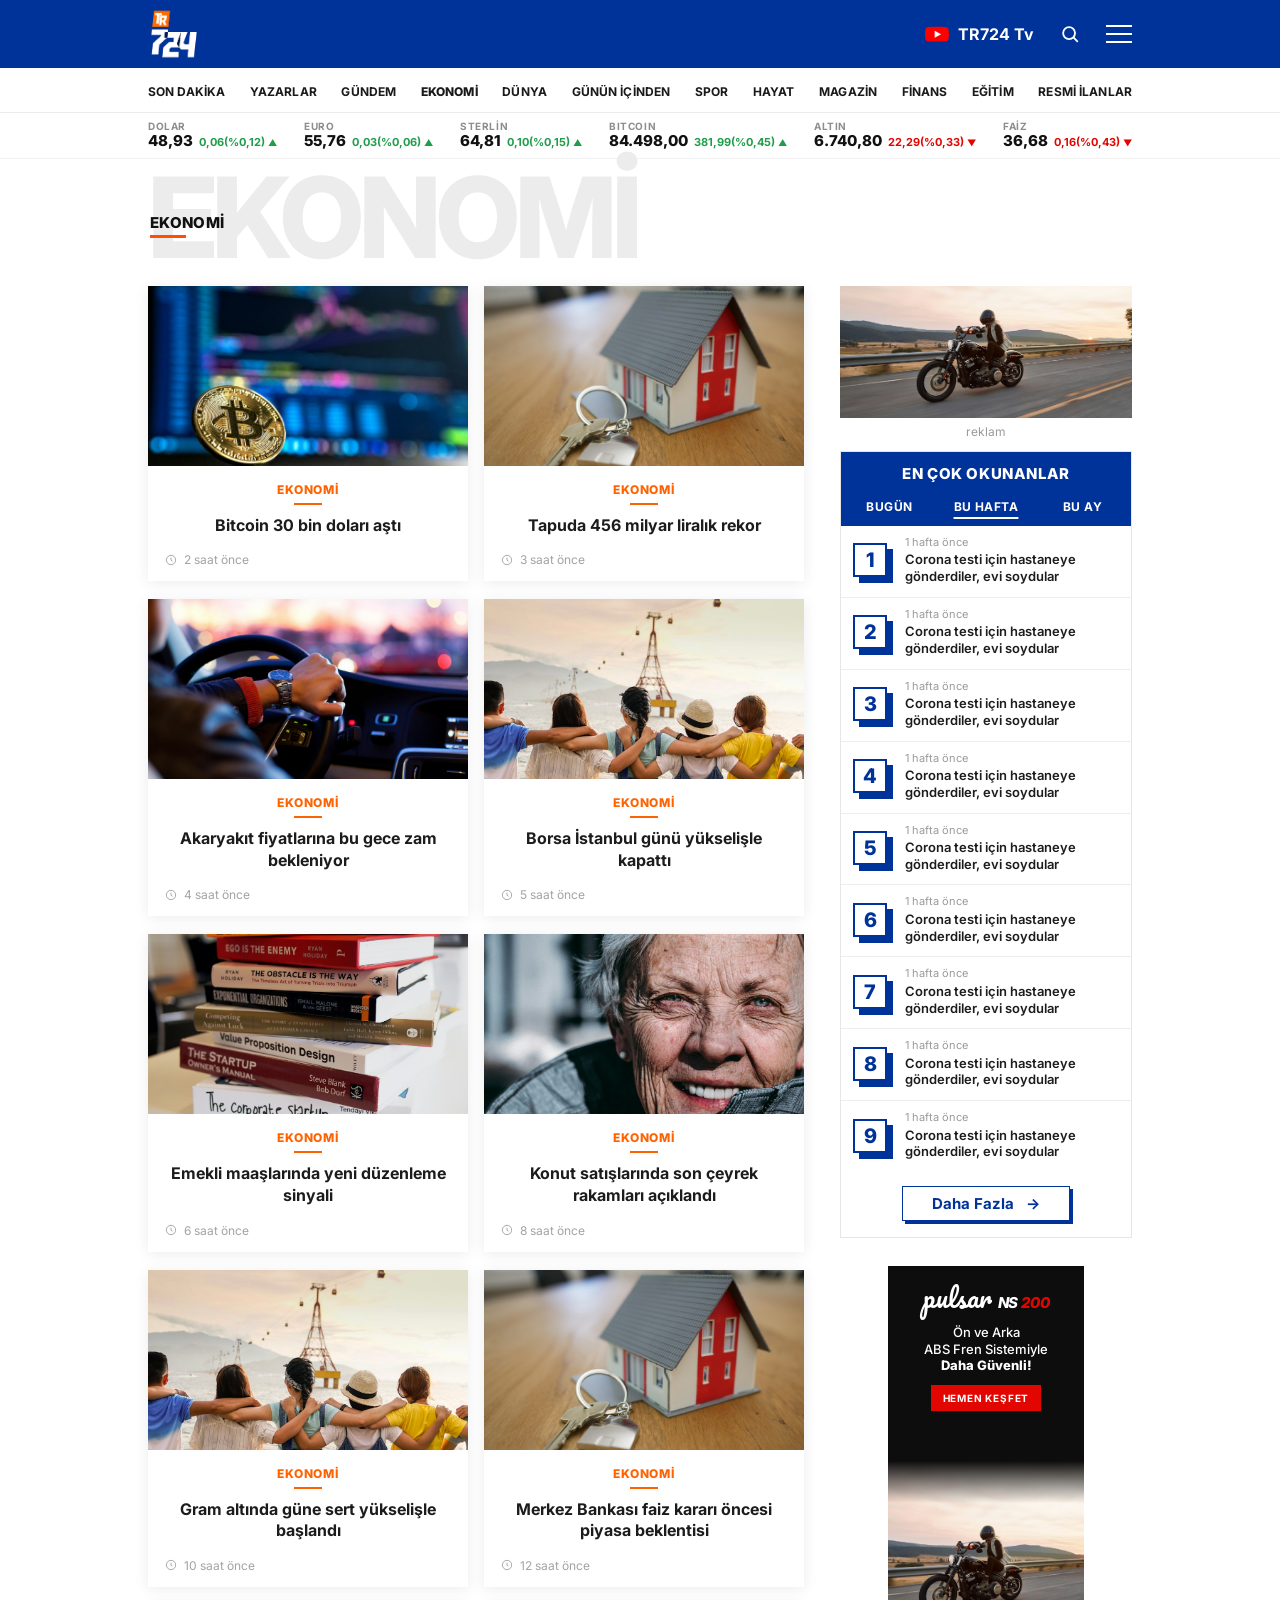
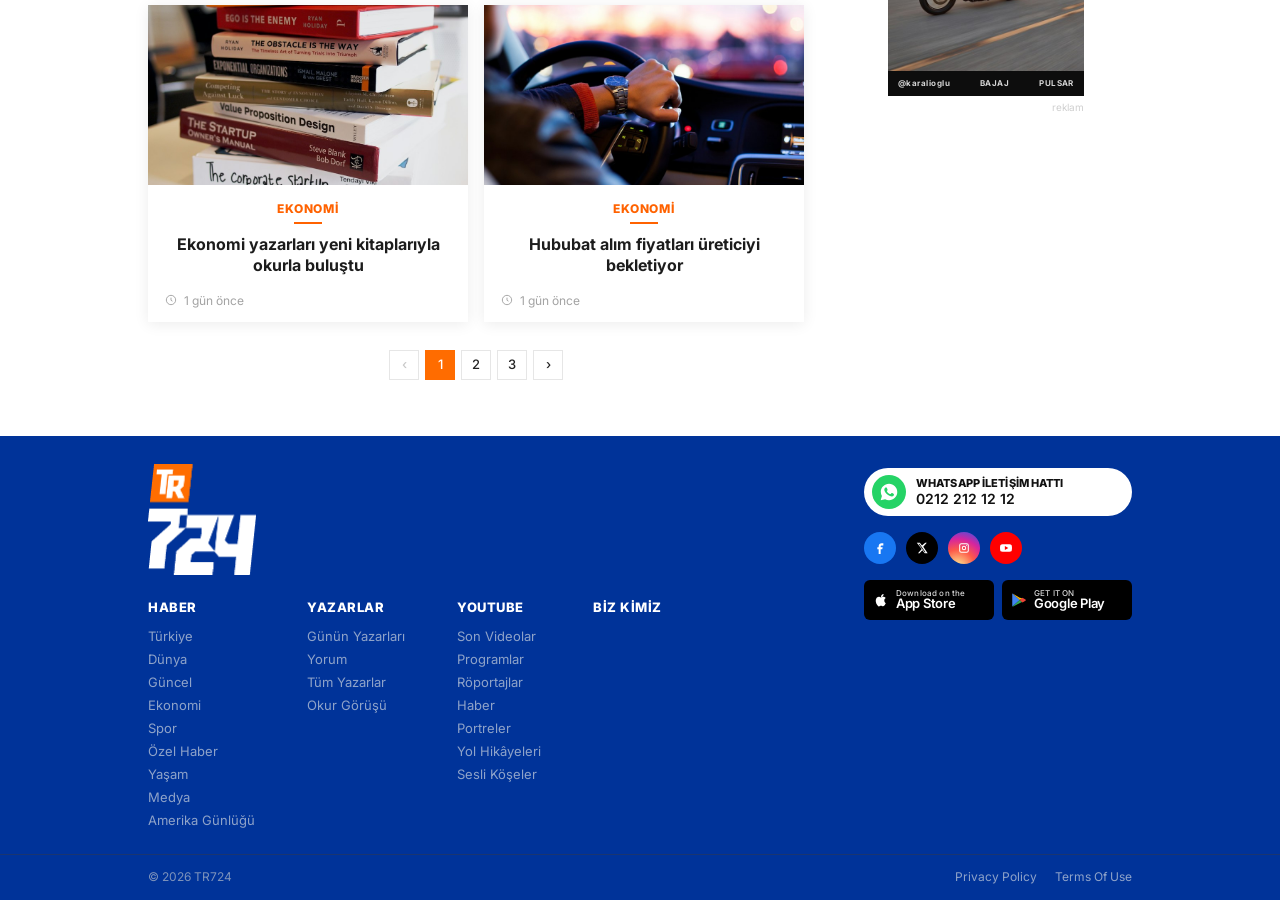
<file: wp/html-them/ekonomi.html>
<!doctype html>
<html lang="tr">
  <head>
    <meta charset="UTF-8" />
    <meta name="viewport" content="width=device-width, initial-scale=1.0, viewport-fit=cover" />
    <title>Ekonomi</title>
    <link rel="preconnect" href="https://fonts.googleapis.com" />
    <link rel="preconnect" href="https://fonts.gstatic.com" crossorigin />
    <link
      href="https://fonts.googleapis.com/css2?family=Inter:wght@400;600;700;800&family=Pacifico&family=Roboto:wght@400&display=swap"
      rel="stylesheet"
    />
    <link rel="stylesheet" href="styles.css?v=69" />
  </head>
  <body>
    <header class="site-header">
      <div class="site-header__bar">
        <div class="site-header__inner">
          <a class="site-header__logo" href="index.html">
            <img src="images/tr724-logo.png" alt="TR724" />
          </a>
          <div class="site-header__tools">
            <a class="site-header__tv" href="#">
              <svg viewBox="0 0 24 24" aria-hidden="true">
                <path
                  fill="#ff0000"
                  d="M23 12.2s0-3.2-.4-4.6c-.2-.9-.9-1.6-1.8-1.8C19.2 5.4 12 5.4 12 5.4s-7.2 0-8.8.4c-.9.2-1.6.9-1.8 1.8C1 9 1 12.2 1 12.2s0 3.2.4 4.6c.2.9.9 1.6 1.8 1.8 1.6.4 8.8.4 8.8.4s7.2 0 8.8-.4c.9-.2 1.6-.9 1.8-1.8.4-1.4.4-4.6.4-4.6z"
                />
                <path fill="#fff" d="M9.8 15.5V8.9l6 3.3-6 3.3z" />
              </svg>
              TR724 Tv
            </a>
            <button
              class="site-header__search"
              type="button"
              aria-label="Ara"
              aria-haspopup="dialog"
            >
              <svg viewBox="0 0 24 24" aria-hidden="true">
                <circle cx="11" cy="11" r="6.5" />
                <path d="m16 16 4 4" />
              </svg>
            </button>
            <button class="site-header__menu" type="button" aria-label="Menü" aria-expanded="false" aria-controls="drawer">
              <span></span>
              <span></span>
              <span></span>
            </button>
          </div>
        </div>
      </div>
      <nav class="site-nav" aria-label="Bölümler">
        <div class="site-header__inner site-header__scroll">
          <ul>
            <li><a href="#">SON DAKİKA</a></li>
            <li><a href="yazarlar.html">YAZARLAR</a></li>
            <li><a href="#">GÜNDEM</a></li>
            <li><a href="ekonomi.html" aria-current="page">EKONOMİ</a></li>
            <li><a href="#">DÜNYA</a></li>
            <li><a href="#">GÜNÜN İÇİNDEN</a></li>
            <li><a href="#">SPOR</a></li>
            <li><a href="#">HAYAT</a></li>
            <li><a href="#">MAGAZİN</a></li>
            <li><a href="#">FİNANS</a></li>
            <li><a href="#">EĞİTİM</a></li>
            <li><a href="#">RESMİ İLANLAR</a></li>
          </ul>
        </div>
      </nav>
    </header>
    <section class="ticker" aria-label="Piyasalar">
          <ul class="ticker__list">
            <li class="ticker__item">
              <span class="ticker__label">DOLAR</span>
              <span class="ticker__row"
                ><span class="ticker__value">48,93</span
                ><span class="ticker__change ticker__change--up"
                  >0,06(%0,12)</span
                ></span
              >
            </li>
            <li class="ticker__item">
              <span class="ticker__label">EURO</span>
              <span class="ticker__row"
                ><span class="ticker__value">55,76</span
                ><span class="ticker__change ticker__change--up"
                  >0,03(%0,06)</span
                ></span
              >
            </li>
            <li class="ticker__item">
              <span class="ticker__label">STERLİN</span>
              <span class="ticker__row"
                ><span class="ticker__value">64,81</span
                ><span class="ticker__change ticker__change--up"
                  >0,10(%0,15)</span
                ></span
              >
            </li>
            <li class="ticker__item">
              <span class="ticker__label">BITCOIN</span>
              <span class="ticker__row"
                ><span class="ticker__value">84.498,00</span
                ><span class="ticker__change ticker__change--up"
                  >381,99(%0,45)</span
                ></span
              >
            </li>
            <li class="ticker__item">
              <span class="ticker__label">ALTIN</span>
              <span class="ticker__row"
                ><span class="ticker__value">6.740,80</span
                ><span class="ticker__change ticker__change--down"
                  >22,29(%0,33)</span
                ></span
              >
            </li>
            <li class="ticker__item">
              <span class="ticker__label">FAİZ</span>
              <span class="ticker__row"
                ><span class="ticker__value">36,68</span
                ><span class="ticker__change ticker__change--down"
                  >0,16(%0,43)</span
                ></span
              >
            </li>
            <li class="ticker__item" aria-hidden="true">
              <span class="ticker__label">DOLAR</span>
              <span class="ticker__row"
                ><span class="ticker__value">48,93</span
                ><span class="ticker__change ticker__change--up"
                  >0,06(%0,12)</span
                ></span
              >
            </li>
            <li class="ticker__item" aria-hidden="true">
              <span class="ticker__label">EURO</span>
              <span class="ticker__row"
                ><span class="ticker__value">55,76</span
                ><span class="ticker__change ticker__change--up"
                  >0,03(%0,06)</span
                ></span
              >
            </li>
            <li class="ticker__item" aria-hidden="true">
              <span class="ticker__label">STERLİN</span>
              <span class="ticker__row"
                ><span class="ticker__value">64,81</span
                ><span class="ticker__change ticker__change--up"
                  >0,10(%0,15)</span
                ></span
              >
            </li>
            <li class="ticker__item" aria-hidden="true">
              <span class="ticker__label">BITCOIN</span>
              <span class="ticker__row"
                ><span class="ticker__value">84.498,00</span
                ><span class="ticker__change ticker__change--up"
                  >381,99(%0,45)</span
                ></span
              >
            </li>
            <li class="ticker__item" aria-hidden="true">
              <span class="ticker__label">ALTIN</span>
              <span class="ticker__row"
                ><span class="ticker__value">6.740,80</span
                ><span class="ticker__change ticker__change--down"
                  >22,29(%0,33)</span
                ></span
              >
            </li>
            <li class="ticker__item" aria-hidden="true">
              <span class="ticker__label">FAİZ</span>
              <span class="ticker__row"
                ><span class="ticker__value">36,68</span
                ><span class="ticker__change ticker__change--down"
                  >0,16(%0,43)</span
                ></span
              >
            </li>
          </ul>
    </section>
    <div class="search-modal" id="search-modal" hidden>
      <div class="search-modal__backdrop" data-search-close></div>
      <div
        class="search-modal__dialog"
        role="dialog"
        aria-modal="true"
        aria-labelledby="search-title"
      >
        <div class="search-modal__head">
          <h2 class="search-modal__title" id="search-title">Ara</h2>
          <button
            class="search-modal__close"
            type="button"
            aria-label="Kapat"
            data-search-close
          >
            ×
          </button>
        </div>
        <input
          class="search-modal__input"
          type="search"
          placeholder="Haber ara"
          aria-label="Haber ara"
        />
        <div class="search-modal__results" aria-live="polite"></div>
        <button class="outline-btn search-modal__more" type="button" hidden>
          Daha Fazla <span aria-hidden="true">→</span>
        </button>
      </div>
    </div>
    <div class="drawer" id="drawer" hidden>
      <div class="drawer__backdrop" data-drawer-close></div>
      <div class="drawer__panel" role="dialog" aria-modal="true" aria-label="Menü">
        <div class="drawer__scroll">
          <div class="drawer__tools">
            <a class="drawer__flash" href="#">
              <svg viewBox="0 0 24 24" aria-hidden="true">
                <circle cx="12" cy="12" r="8" />
                <path d="M12 8v4.5l2.5 1.5" />
              </svg>
              Son Dakika
            </a>
            <a class="drawer__tv" href="#">
              <svg viewBox="0 0 24 24" aria-hidden="true">
                <path fill="currentColor" d="M23 12.2s0-3.2-.4-4.6c-.2-.9-.9-1.6-1.8-1.8C19.2 5.4 12 5.4 12 5.4s-7.2 0-8.8.4c-.9.2-1.6.9-1.8 1.8C1 9 1 12.2 1 12.2s0 3.2.4 4.6c.2.9.9 1.6 1.8 1.8 1.6.4 8.8.4 8.8.4s7.2 0 8.8-.4c.9-.2 1.6-.9 1.8-1.8.4-1.4.4-4.6.4-4.6z"></path>
                <path fill="#1a4fbf" d="M9.8 15.5V8.9l6 3.3-6 3.3z"></path>
              </svg>
              TR724 Tv
            </a>
          </div>
          <div class="drawer__markets">
            <p class="drawer__date">
              <span class="drawer__day">26</span>
              <span class="drawer__when">Eylül <span>CUMARTESİ</span></span>
            </p>
            <div class="drawer__quotes">
              <p class="drawer__quote">
                <span class="drawer__quote-label">DOLAR <span aria-hidden="true">▲</span></span>
                <span class="drawer__quote-value">48,93</span>
                <span class="drawer__quote-change">0,06(%0,12)</span>
              </p>
              <p class="drawer__quote">
                <span class="drawer__quote-label">EURO <span aria-hidden="true">▲</span></span>
                <span class="drawer__quote-value">55,76</span>
                <span class="drawer__quote-change">0,03(%0,06)</span>
              </p>
            </div>
          </div>
          <nav class="drawer__nav" aria-label="Tüm bölümler">
            <a href="#">SON DAKİKA</a>
            <a href="yazarlar.html">YAZARLAR</a>
            <a href="#">GÜNDEM</a>
            <a href="ekonomi.html" aria-current="page">EKONOMİ</a>
            <a href="#">DÜNYA</a>
            <a href="#">GÜNÜN İÇİNDEN</a>
            <a href="#">SPOR</a>
            <a href="#">HAYAT</a>
            <a href="#">MAGAZİN</a>
            <a href="#">E-GAZETE</a>
            <a href="#">OTOMOTİV</a>
            <a href="#">FİNANS</a>
            <a href="#">EĞİTİM</a>
            <a href="#">RESMİ İLANLAR</a>
          </nav>
        </div>
        <div class="drawer__footer">
          <a class="wa-link drawer__whatsapp" href="https://wa.me/902122121212">
            <svg viewBox="0 0 24 24" aria-hidden="true">
              <path d="M12.04 2C6.58 2 2.15 6.4 2.15 11.83c0 1.74.46 3.44 1.34 4.94L2 22l5.39-1.41a10 10 0 0 0 4.65 1.18h.01c5.46 0 9.89-4.4 9.89-9.83C21.94 6.4 17.5 2 12.04 2zm5.76 13.9c-.24.68-1.4 1.3-1.94 1.38-.5.08-1.12.11-1.81-.11-.41-.14-.95-.31-1.63-.61-2.87-1.24-4.74-4.13-4.88-4.32-.14-.19-1.16-1.54-1.16-2.94s.73-2.08 1-2.37c.24-.28.64-.41 1.02-.41.12 0 .23 0 .33.01.3.01.44.03.64.49.24.58.82 2 .89 2.15.07.14.12.31.02.5-.1.19-.14.31-.28.48-.14.16-.3.37-.42.49-.14.14-.29.29-.12.56.16.28.73 1.2 1.57 1.95 1.08.96 1.99 1.26 2.27 1.4.28.14.44.12.6-.07.17-.19.69-.8.88-1.08.19-.28.37-.23.63-.14.26.09 1.64.77 1.92.91.28.14.47.21.54.33.07.12.07.68-.17 1.36z" />
            </svg>
            <span>
              <strong>WHATSAPP İLETİŞİM HATTI</strong>
              0212 212 12 12
            </span>
          </a>
          <div class="drawer__apps">
            <a
              class="store-badge"
              href="https://www.apple.com/app-store/"
              aria-label="App Store'dan indirin"
            >
              <svg viewBox="0 0 24 24" aria-hidden="true">
                <path
                  fill="currentColor"
                  d="M16.4 12.6c0-2.1 1.7-3.1 1.8-3.2-1-1.5-2.5-1.7-3.1-1.7-1.3-.1-2.5.8-3.2.8-.7 0-1.7-.8-2.8-.7-1.4.1-2.7.8-3.4 2.1-1.5 2.6-.4 6.4 1 8.5.7 1 1.5 2.2 2.6 2.1 1-.1 1.4-.7 2.7-.7s1.6.7 2.8.6c1.1 0 1.8-1 2.5-2 .8-1.1 1.1-2.2 1.1-2.3-.1 0-2.1-.8-2-3.5zM14.6 6.6c.6-.7 1-1.7.9-2.6-1 .1-2 .6-2.6 1.4-.6.7-1.1 1.7-.9 2.7 1 .1 2-.5 2.6-1.5z"
                />
              </svg>
              <span>
                <small>Download on the</small>
                App Store
              </span>
            </a>
            <a
              class="store-badge"
              href="https://play.google.com/store"
              aria-label="Google Play'den indirin"
            >
              <svg viewBox="0 0 24 24" aria-hidden="true">
                <path
                  fill="#4285F4"
                  d="M3.4 20.5 13 12 3.5 3.4c-.3.2-.5.6-.5 1.1v14.9c0 .5.2.9.4 1.1z"
                />
                <path
                  fill="#FBBC04"
                  d="M16.7 9.8 13 12 3.5 3.4l9.5 5.5 3.7.9z"
                />
                <path
                  fill="#34A853"
                  d="M16.7 14.2 13 12 3.4 20.5c.2.2.6.2.8 0l12.5-6.3z"
                />
                <path
                  fill="#EA4335"
                  d="M20.6 11.2 16.7 9l-3.7 3 3.7 3.2 3.9-2.2c.6-.4.6-1.4 0-1.8z"
                />
              </svg>
              <span>
                <small>GET IT ON</small>
                Google Play
              </span>
            </a>
          </div>
          <div class="drawer__social">
            <a class="icon-btn" href="#" aria-label="Facebook">
              <svg viewBox="0 0 24 24" aria-hidden="true">
                <path d="M14 8.5h2.5V5.5H14c-2.2 0-4 1.8-4 4V12H8v3h2v6h3v-6h2.4l.6-3H13v-2c0-.8.7-1.5 1-1.5z" />
              </svg>
            </a>
            <a class="icon-btn" href="#" aria-label="X">
              <svg viewBox="0 0 24 24" aria-hidden="true">
                <path d="M16.8 4h2.4l-5.3 6L20.5 20h-4.5l-3.5-4.6L8.4 20H6l5.6-6.4L4.2 4h4.6l3.2 4.2L16.8 4zm-.8 14.4h1.3L8.1 5.5H6.7l9.3 12.9z" />
              </svg>
            </a>
            <a class="icon-btn" href="#" aria-label="Instagram">
              <svg viewBox="0 0 24 24" aria-hidden="true">
                <path d="M8 4.5h8A3.5 3.5 0 0 1 19.5 8v8a3.5 3.5 0 0 1-3.5 3.5H8A3.5 3.5 0 0 1 4.5 16V8A3.5 3.5 0 0 1 8 4.5zm8 1.6H8A1.9 1.9 0 0 0 6.1 8v8A1.9 1.9 0 0 0 8 17.9h8A1.9 1.9 0 0 0 17.9 16V8A1.9 1.9 0 0 0 16 6.1zM12 8.6A3.4 3.4 0 1 1 8.6 12 3.4 3.4 0 0 1 12 8.6zm0 1.6A1.8 1.8 0 1 0 13.8 12 1.8 1.8 0 0 0 12 10.2zM16.8 7.7a.85.85 0 1 1-.85-.85.85.85 0 0 1 .85.85z" />
              </svg>
            </a>
            <a class="icon-btn" href="#" aria-label="YouTube">
              <svg viewBox="0 0 24 24" aria-hidden="true">
                <path d="M20.8 8.2a2.2 2.2 0 0 0-1.6-1.6C17.6 6.2 12 6.2 12 6.2s-5.6 0-7.2.4a2.2 2.2 0 0 0-1.6 1.6A23 23 0 0 0 2.8 12a23 23 0 0 0 .4 3.8 2.2 2.2 0 0 0 1.6 1.6c1.6.4 7.2.4 7.2.4s5.6 0 7.2-.4a2.2 2.2 0 0 0 1.6-1.6 23 23 0 0 0 .4-3.8 23 23 0 0 0-.4-3.8zM10.2 15.1V8.9l5.4 3.1-5.4 3.1z" />
              </svg>
            </a>
          </div>
        </div>
      </div>
    </div>
    <div class="container category-archive">
      <header class="category__header">
        <span class="category__watermark" aria-hidden="true">EKONOMİ</span>
        <h1 class="section-title category__title" id="category-title">EKONOMİ</h1>
      </header>

      <div class="row">
        <div class="column">
          <section class="stories" aria-labelledby="category-title">
            <div class="story-grid" id="category-grid" aria-live="polite"></div>
            <nav class="pagination" aria-label="Sayfalama">
              <button
                class="pagination__step"
                type="button"
                data-step="-1"
                aria-label="Önceki sayfa"
                disabled
              >
                ‹
              </button>
              <button
                class="pagination__page"
                type="button"
                data-page="1"
                aria-current="page"
              >
                1
              </button>
              <button class="pagination__page" type="button" data-page="2">
                2
              </button>
              <button class="pagination__page" type="button" data-page="3">
                3
              </button>
              <button
                class="pagination__step"
                type="button"
                data-step="1"
                aria-label="Sonraki sayfa"
              >
                ›
              </button>
            </nav>
          </section>
        </div>
        <div class="column column--aside">
          <section class="popular" aria-labelledby="popular-title">
            <a class="popular__ad" href="#" aria-label="Bajaj Pulsar reklamı">
              <img src="images/bike.jpg" alt="Bajaj Pulsar reklamı" />
            </a>
            <p class="popular__ad-label">reklam</p>
            <div class="popular__box">
              <div class="popular__head">
                <h2 class="popular__title" id="popular-title">
                  EN ÇOK OKUNANLAR
                </h2>
                <div
                  class="popular__tabs"
                  role="tablist"
                  aria-label="Zaman aralığı"
                >
                  <button
                    class="popular__tab"
                    type="button"
                    role="tab"
                    id="popular-tab-today"
                    aria-controls="popular-today"
                    aria-selected="false"
                    tabindex="-1"
                  >
                    BUGÜN
                  </button>
                  <button
                    class="popular__tab"
                    type="button"
                    role="tab"
                    id="popular-tab-week"
                    aria-controls="popular-week"
                    aria-selected="true"
                  >
                    BU HAFTA
                  </button>
                  <button
                    class="popular__tab"
                    type="button"
                    role="tab"
                    id="popular-tab-month"
                    aria-controls="popular-month"
                    aria-selected="false"
                    tabindex="-1"
                  >
                    BU AY
                  </button>
                </div>
              </div>
              <ol
                class="popular__list"
                id="popular-today"
                role="tabpanel"
                aria-labelledby="popular-tab-today"
                hidden
              >
                <li class="popular__item">
                  <a href="#"
                    ><span class="popular__rank">1</span
                    ><span class="popular__copy"
                      ><time>1 saat önce</time
                      ><span class="popular__headline"
                        >Anadolu'da 4 il kar yağışıyla beyaza büründü</span
                      ></span
                    ></a
                  >
                </li>
                <li class="popular__item">
                  <a href="#"
                    ><span class="popular__rank">2</span
                    ><span class="popular__copy"
                      ><time>2 saat önce</time
                      ><span class="popular__headline"
                        >SGK, borç yapılandırmasını kamu spotu ile anlattı</span
                      ></span
                    ></a
                  >
                </li>
                <li class="popular__item">
                  <a href="#"
                    ><span class="popular__rank">3</span
                    ><span class="popular__copy"
                      ><time>3 saat önce</time
                      ><span class="popular__headline"
                        >Akaryakıt fiyatlarına bu gece zam bekleniyor</span
                      ></span
                    ></a
                  >
                </li>
                <li class="popular__item">
                  <a href="#"
                    ><span class="popular__rank">4</span
                    ><span class="popular__copy"
                      ><time>4 saat önce</time
                      ><span class="popular__headline"
                        >Tapuda 456 milyar liralık rekor</span
                      ></span
                    ></a
                  >
                </li>
                <li class="popular__item">
                  <a href="#"
                    ><span class="popular__rank">5</span
                    ><span class="popular__copy"
                      ><time>5 saat önce</time
                      ><span class="popular__headline"
                        >Borsa İstanbul günü yükselişle kapattı</span
                      ></span
                    ></a
                  >
                </li>
                <li class="popular__item">
                  <a href="#"
                    ><span class="popular__rank">6</span
                    ><span class="popular__copy"
                      ><time>6 saat önce</time
                      ><span class="popular__headline"
                        >Emekli maaşlarında yeni düzenleme sinyali</span
                      ></span
                    ></a
                  >
                </li>
                <li class="popular__item">
                  <a href="#"
                    ><span class="popular__rank">7</span
                    ><span class="popular__copy"
                      ><time>8 saat önce</time
                      ><span class="popular__headline"
                        >Konut satışlarında son çeyrek rakamları açıklandı</span
                      ></span
                    ></a
                  >
                </li>
                <li class="popular__item">
                  <a href="#"
                    ><span class="popular__rank">8</span
                    ><span class="popular__copy"
                      ><time>10 saat önce</time
                      ><span class="popular__headline"
                        >Gram altında güne sert yükselişle başlandı</span
                      ></span
                    ></a
                  >
                </li>
                <li class="popular__item">
                  <a href="#"
                    ><span class="popular__rank">9</span
                    ><span class="popular__copy"
                      ><time>12 saat önce</time
                      ><span class="popular__headline"
                        >Merkez Bankası faiz kararı öncesi piyasa
                        beklentisi</span
                      ></span
                    ></a
                  >
                </li>
              </ol>
              <ol
                class="popular__list"
                id="popular-week"
                role="tabpanel"
                aria-labelledby="popular-tab-week"
              >
                <li class="popular__item">
                  <a href="#"
                    ><span class="popular__rank">1</span
                    ><span class="popular__copy"
                      ><time>1 hafta önce</time
                      ><span class="popular__headline"
                        >Corona testi için hastaneye gönderdiler, evi
                        soydular</span
                      ></span
                    ></a
                  >
                </li>
                <li class="popular__item">
                  <a href="#"
                    ><span class="popular__rank">2</span
                    ><span class="popular__copy"
                      ><time>1 hafta önce</time
                      ><span class="popular__headline"
                        >Corona testi için hastaneye gönderdiler, evi
                        soydular</span
                      ></span
                    ></a
                  >
                </li>
                <li class="popular__item">
                  <a href="#"
                    ><span class="popular__rank">3</span
                    ><span class="popular__copy"
                      ><time>1 hafta önce</time
                      ><span class="popular__headline"
                        >Corona testi için hastaneye gönderdiler, evi
                        soydular</span
                      ></span
                    ></a
                  >
                </li>
                <li class="popular__item">
                  <a href="#"
                    ><span class="popular__rank">4</span
                    ><span class="popular__copy"
                      ><time>1 hafta önce</time
                      ><span class="popular__headline"
                        >Corona testi için hastaneye gönderdiler, evi
                        soydular</span
                      ></span
                    ></a
                  >
                </li>
                <li class="popular__item">
                  <a href="#"
                    ><span class="popular__rank">5</span
                    ><span class="popular__copy"
                      ><time>1 hafta önce</time
                      ><span class="popular__headline"
                        >Corona testi için hastaneye gönderdiler, evi
                        soydular</span
                      ></span
                    ></a
                  >
                </li>
                <li class="popular__item">
                  <a href="#"
                    ><span class="popular__rank">6</span
                    ><span class="popular__copy"
                      ><time>1 hafta önce</time
                      ><span class="popular__headline"
                        >Corona testi için hastaneye gönderdiler, evi
                        soydular</span
                      ></span
                    ></a
                  >
                </li>
                <li class="popular__item">
                  <a href="#"
                    ><span class="popular__rank">7</span
                    ><span class="popular__copy"
                      ><time>1 hafta önce</time
                      ><span class="popular__headline"
                        >Corona testi için hastaneye gönderdiler, evi
                        soydular</span
                      ></span
                    ></a
                  >
                </li>
                <li class="popular__item">
                  <a href="#"
                    ><span class="popular__rank">8</span
                    ><span class="popular__copy"
                      ><time>1 hafta önce</time
                      ><span class="popular__headline"
                        >Corona testi için hastaneye gönderdiler, evi
                        soydular</span
                      ></span
                    ></a
                  >
                </li>
                <li class="popular__item">
                  <a href="#"
                    ><span class="popular__rank">9</span
                    ><span class="popular__copy"
                      ><time>1 hafta önce</time
                      ><span class="popular__headline"
                        >Corona testi için hastaneye gönderdiler, evi
                        soydular</span
                      ></span
                    ></a
                  >
                </li>
              </ol>
              <ol
                class="popular__list"
                id="popular-month"
                role="tabpanel"
                aria-labelledby="popular-tab-month"
                hidden
              >
                <li class="popular__item">
                  <a href="#"
                    ><span class="popular__rank">1</span
                    ><span class="popular__copy"
                      ><time>2 hafta önce</time
                      ><span class="popular__headline"
                        >Ekranı katlanabilen telefonlar hayal kırıklığı
                        mı?</span
                      ></span
                    ></a
                  >
                </li>
                <li class="popular__item">
                  <a href="#"
                    ><span class="popular__rank">2</span
                    ><span class="popular__copy"
                      ><time>2 hafta önce</time
                      ><span class="popular__headline"
                        >Yapay zeka editörün yerini alabilir mi?</span
                      ></span
                    ></a
                  >
                </li>
                <li class="popular__item">
                  <a href="#"
                    ><span class="popular__rank">3</span
                    ><span class="popular__copy"
                      ><time>3 hafta önce</time
                      ><span class="popular__headline"
                        >Enflasyonla yaşamanın yeni kuralları</span
                      ></span
                    ></a
                  >
                </li>
                <li class="popular__item">
                  <a href="#"
                    ><span class="popular__rank">4</span
                    ><span class="popular__copy"
                      ><time>3 hafta önce</time
                      ><span class="popular__headline"
                        >Dijital abonelikler bütçeyi nasıl eritiyor?</span
                      ></span
                    ></a
                  >
                </li>
                <li class="popular__item">
                  <a href="#"
                    ><span class="popular__rank">5</span
                    ><span class="popular__copy"
                      ><time>3 hafta önce</time
                      ><span class="popular__headline"
                        >Ekonomi yazarları yeni kitaplarıyla okurla
                        buluştu</span
                      ></span
                    ></a
                  >
                </li>
                <li class="popular__item">
                  <a href="#"
                    ><span class="popular__rank">6</span
                    ><span class="popular__copy"
                      ><time>3 hafta önce</time
                      ><span class="popular__headline"
                        >Kapadokya beyaza büründü, rezervasyonlar arttı</span
                      ></span
                    ></a
                  >
                </li>
                <li class="popular__item">
                  <a href="#"
                    ><span class="popular__rank">7</span
                    ><span class="popular__copy"
                      ><time>4 hafta önce</time
                      ><span class="popular__headline"
                        >Elektrik tüketiminde kış tarifesi gündemde</span
                      ></span
                    ></a
                  >
                </li>
                <li class="popular__item">
                  <a href="#"
                    ><span class="popular__rank">8</span
                    ><span class="popular__copy"
                      ><time>4 hafta önce</time
                      ><span class="popular__headline"
                        >Üniversite harçlarına ilişkin yeni takvim belli
                        oldu</span
                      ></span
                    ></a
                  >
                </li>
                <li class="popular__item">
                  <a href="#"
                    ><span class="popular__rank">9</span
                    ><span class="popular__copy"
                      ><time>4 hafta önce</time
                      ><span class="popular__headline"
                        >Hububat alım fiyatları üreticiyi bekletiyor</span
                      ></span
                    ></a
                  >
                </li>
              </ol>
              <a class="outline-btn outline-btn--wide" href="#"
                >Daha Fazla <span aria-hidden="true">→</span></a
              >
            </div>
          </section>
      <aside class="ads" aria-label="Reklamlar">
        <div class="ads__sticky">
          <a class="ad" href="#">
            <div class="ad__copy">
              <p class="ad__brand">
                <span class="ad__script">pulsar</span>
                <span class="ad__model">NS <em>200</em></span>
              </p>
              <p class="ad__headline">
                Ön ve Arka<br />
                ABS Fren Sistemiyle<br />
                <strong>Daha Güvenli!</strong>
              </p>
              <span class="ad__cta">HEMEN KEŞFET</span>
            </div>
            <div class="ad__visual">
              <img src="images/bike.jpg" alt="" />
            </div>
            <p class="ad__logos">
              <span>@karalioglu</span>
              <span>BAJAJ</span>
              <span>PULSAR</span>
            </p>
          </a>
          <p class="ads__label">reklam</p>
        </div>
      </aside>
        </div>
      </div>
    </div>

    <footer class="site-footer">
      <div class="site-footer__inner">
        <div class="site-footer__main">
            <a class="site-footer__logo" href="#">
              <img src="images/tr724-footer-logo.png" alt="TR724" />
            </a>
          <div class="site-footer__aside">
            <a class="wa-link site-footer__whatsapp" href="https://wa.me/902122121212">
              <span class="site-footer__wa-icon" aria-hidden="true">
                <svg viewBox="0 0 24 24">
                  <path
                    fill="currentColor"
                    d="M12.04 2C6.58 2 2.15 6.4 2.15 11.83c0 1.74.46 3.44 1.34 4.94L2 22l5.39-1.41a10 10 0 0 0 4.65 1.18h.01c5.46 0 9.89-4.4 9.89-9.83C21.94 6.4 17.5 2 12.04 2zm5.76 13.9c-.24.68-1.4 1.3-1.94 1.38-.5.08-1.12.11-1.81-.11-.41-.14-.95-.31-1.63-.61-2.87-1.24-4.74-4.13-4.88-4.32-.14-.19-1.16-1.54-1.16-2.94s.73-2.08 1-2.37c.24-.28.64-.41 1.02-.41.12 0 .23 0 .33.01.3.01.44.03.64.49.24.58.82 2 .89 2.15.07.14.12.31.02.5-.1.19-.14.31-.28.48-.14.16-.3.37-.42.49-.14.14-.29.29-.12.56.16.28.73 1.2 1.57 1.95 1.08.96 1.99 1.26 2.27 1.4.28.14.44.12.6-.07.17-.19.69-.8.88-1.08.19-.28.37-.23.63-.14.26.09 1.64.77 1.92.91.28.14.47.21.54.33.07.12.07.68-.17 1.36z"
                  />
                </svg>
              </span>
              <span class="site-footer__wa-copy">
                <strong>WHATSAPP İLETİŞİM HATTI</strong>
                0212 212 12 12
              </span>
            </a>

            <div class="site-footer__social">
              <a
                class="icon-btn site-footer__social-link site-footer__social-link--facebook"
                href="#"
                aria-label="Facebook"
              >
                <svg viewBox="0 0 24 24" aria-hidden="true">
                  <path
                    d="M14.5 8.2H17V5h-2.5C11.9 5 10 6.9 10 9.5V11H8v3h2v7h3v-7h2.4l.6-3H13V9.6c0-.8.6-1.4 1.5-1.4z"
                  />
                </svg>
              </a>
              <a
                class="icon-btn site-footer__social-link site-footer__social-link--x"
                href="#"
                aria-label="X"
              >
                <svg viewBox="0 0 24 24" aria-hidden="true">
                  <path
                    d="M16.8 4h2.4l-5.3 6L20.5 20h-4.5l-3.5-4.6L8.4 20H6l5.6-6.4L4.2 4h4.6l3.2 4.2L16.8 4zm-.8 14.4h1.3L8.1 5.5H6.7l9.3 12.9z"
                  />
                </svg>
              </a>
              <a
                class="icon-btn site-footer__social-link site-footer__social-link--instagram"
                href="#"
                aria-label="Instagram"
              >
                <svg viewBox="0 0 24 24" aria-hidden="true">
                  <path
                    d="M8 4.8h8A3.2 3.2 0 0 1 19.2 8v8a3.2 3.2 0 0 1-3.2 3.2H8A3.2 3.2 0 0 1 4.8 16V8A3.2 3.2 0 0 1 8 4.8zm8 1.5H8A1.7 1.7 0 0 0 6.3 8v8A1.7 1.7 0 0 0 8 17.7h8A1.7 1.7 0 0 0 17.7 16V8A1.7 1.7 0 0 0 16 6.3zM12 8.7A3.3 3.3 0 1 1 8.7 12 3.3 3.3 0 0 1 12 8.7zm0 1.5A1.8 1.8 0 1 0 13.8 12 1.8 1.8 0 0 0 12 10.2zM16.7 8a.8.8 0 1 1-.8-.8.8.8 0 0 1 .8.8z"
                  />
                </svg>
              </a>
              <a
                class="icon-btn site-footer__social-link site-footer__social-link--youtube"
                href="#"
                aria-label="YouTube"
              >
                <svg viewBox="0 0 24 24" aria-hidden="true">
                  <path
                    d="M20.6 8.2a2.2 2.2 0 0 0-1.5-1.6C17.5 6.2 12 6.2 12 6.2s-5.5 0-7.1.4a2.2 2.2 0 0 0-1.5 1.6A23 23 0 0 0 3 12a23 23 0 0 0 .4 3.8 2.2 2.2 0 0 0 1.5 1.6c1.6.4 7.1.4 7.1.4s5.5 0 7.1-.4a2.2 2.2 0 0 0 1.5-1.6A23 23 0 0 0 21 12a23 23 0 0 0-.4-3.8zM10.3 15V9l5.2 3-5.2 3z"
                  />
                </svg>
              </a>
            </div>

            <div class="site-footer__stores">
              <a
                class="store-badge"
                href="https://www.apple.com/app-store/"
                aria-label="App Store'dan indirin"
              >
                <svg viewBox="0 0 24 24" aria-hidden="true">
                  <path
                    fill="currentColor"
                    d="M16.4 12.6c0-2.1 1.7-3.1 1.8-3.2-1-1.5-2.5-1.7-3.1-1.7-1.3-.1-2.5.8-3.2.8-.7 0-1.7-.8-2.8-.7-1.4.1-2.7.8-3.4 2.1-1.5 2.6-.4 6.4 1 8.5.7 1 1.5 2.2 2.6 2.1 1-.1 1.4-.7 2.7-.7s1.6.7 2.8.6c1.1 0 1.8-1 2.5-2 .8-1.1 1.1-2.2 1.1-2.3-.1 0-2.1-.8-2-3.5zM14.6 6.6c.6-.7 1-1.7.9-2.6-1 .1-2 .6-2.6 1.4-.6.7-1.1 1.7-.9 2.7 1 .1 2-.5 2.6-1.5z"
                  />
                </svg>
                <span>
                  <small>Download on the</small>
                  App Store
                </span>
              </a>
              <a
                class="store-badge"
                href="https://play.google.com/store"
                aria-label="Google Play'den indirin"
              >
                <svg viewBox="0 0 24 24" aria-hidden="true">
                  <path
                    fill="#4285F4"
                    d="M3.4 20.5 13 12 3.5 3.4c-.3.2-.5.6-.5 1.1v14.9c0 .5.2.9.4 1.1z"
                  />
                  <path
                    fill="#FBBC04"
                    d="M16.7 9.8 13 12 3.5 3.4l9.5 5.5 3.7.9z"
                  />
                  <path
                    fill="#34A853"
                    d="M16.7 14.2 13 12 3.4 20.5c.2.2.6.2.8 0l12.5-6.3z"
                  />
                  <path
                    fill="#EA4335"
                    d="M20.6 11.2 16.7 9l-3.7 3 3.7 3.2 3.9-2.2c.6-.4.6-1.4 0-1.8z"
                  />
                </svg>
                <span>
                  <small>GET IT ON</small>
                  Google Play
                </span>
              </a>
            </div>
          </div>
            <nav class="site-footer__cols" aria-label="Alt menü">
              <div class="site-footer__col">
                <h2>HABER</h2>
                <ul>
                  <li><a href="#">Türkiye</a></li>
                  <li><a href="#">Dünya</a></li>
                  <li><a href="#">Güncel</a></li>
                  <li><a href="ekonomi.html" aria-current="page">Ekonomi</a></li>
                  <li><a href="#">Spor</a></li>
                  <li><a href="#">Özel Haber</a></li>
                  <li><a href="#">Yaşam</a></li>
                  <li><a href="#">Medya</a></li>
                  <li><a href="#">Amerika Günlüğü</a></li>
                </ul>
              </div>
              <div class="site-footer__col">
                <h2>YAZARLAR</h2>
                <ul>
                  <li><a href="#">Günün Yazarları</a></li>
                  <li><a href="#">Yorum</a></li>
                  <li><a href="#">Tüm Yazarlar</a></li>
                  <li><a href="#">Okur Görüşü</a></li>
                </ul>
              </div>
              <div class="site-footer__col">
                <h2>YOUTUBE</h2>
                <ul>
                  <li><a href="#">Son Videolar</a></li>
                  <li><a href="#">Programlar</a></li>
                  <li><a href="#">Röportajlar</a></li>
                  <li><a href="#">Haber</a></li>
                  <li><a href="#">Portreler</a></li>
                  <li><a href="#">Yol Hikâyeleri</a></li>
                  <li><a href="#">Sesli Köşeler</a></li>
                </ul>
              </div>
              <div class="site-footer__col">
                <h2>BİZ KİMİZ</h2>
              </div>
            </nav>

        </div>
      </div>
      <div class="site-footer__bottom">
        <div class="site-footer__inner">
          <p>© 2026 TR724 </p>
          <nav aria-label="Yasal">
            <a href="#">Privacy Policy</a>
            <a href="#">Terms Of Use</a>
          </nav>
        </div>
      </div>
    </footer>


    <script src="js/site.js"></script>
</body>
</html>
</file>
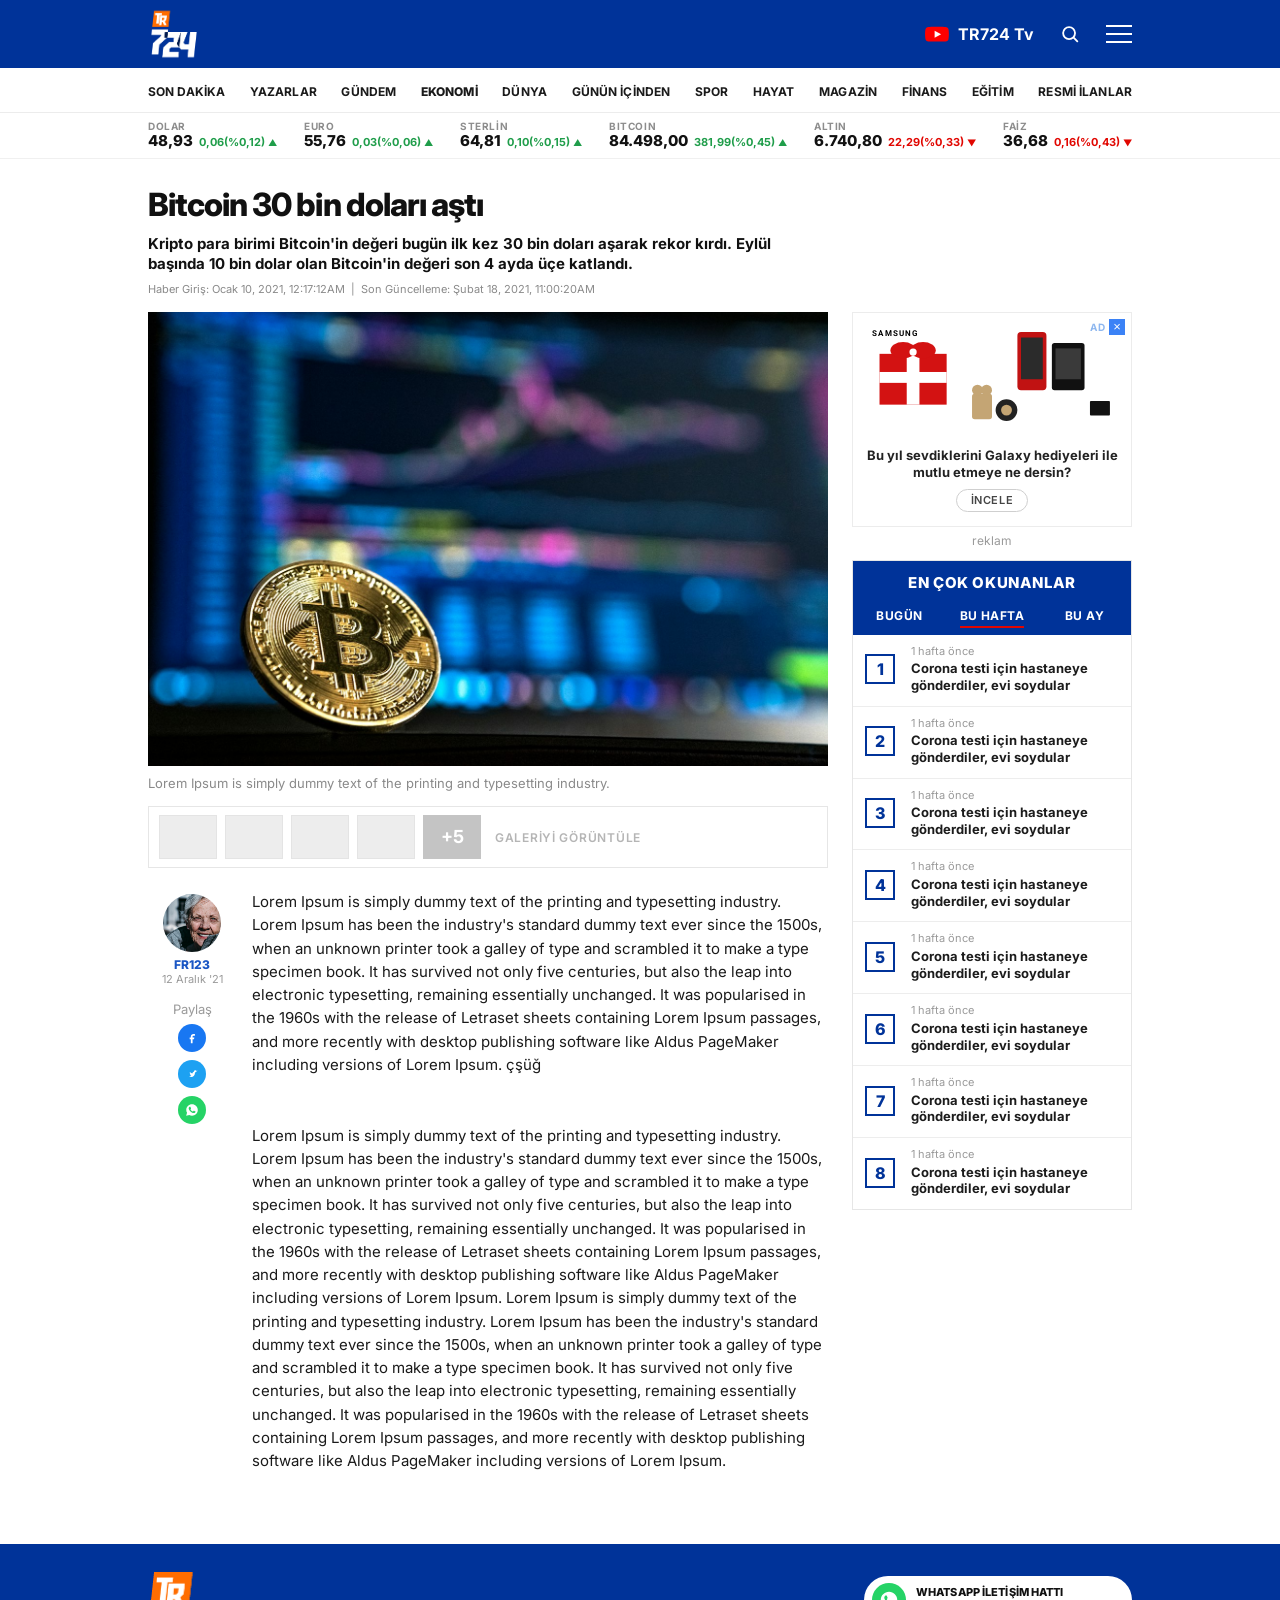
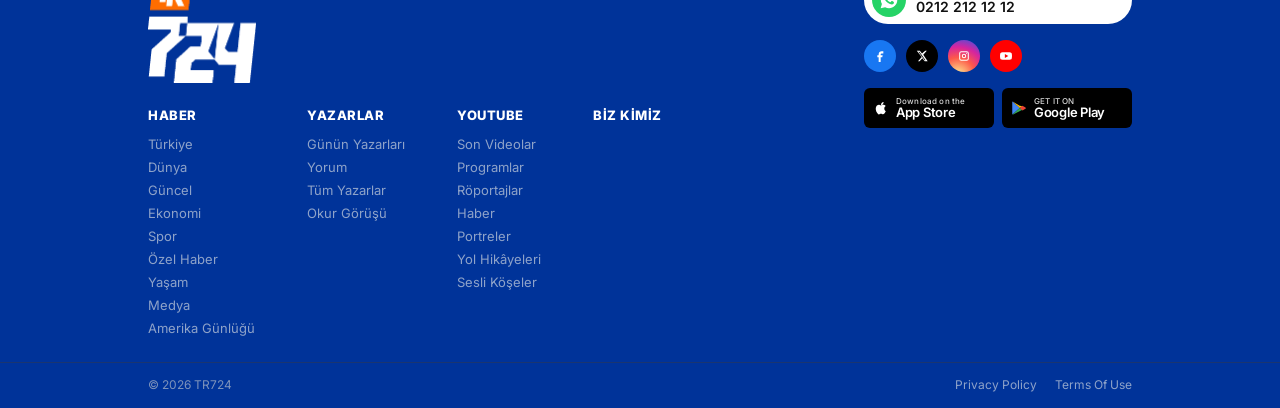
<file: wp/html-them/haber.html>
<!doctype html>
<html lang="tr">
  <head>
    <meta charset="UTF-8" />
    <meta name="viewport" content="width=device-width, initial-scale=1.0, viewport-fit=cover" />
    <title>Bitcoin 30 bin doları aştı</title>
    <link rel="preconnect" href="https://fonts.googleapis.com" />
    <link rel="preconnect" href="https://fonts.gstatic.com" crossorigin />
    <link
      href="https://fonts.googleapis.com/css2?family=Inter:wght@400;600;700;800&family=Pacifico&family=Roboto:wght@400&display=swap"
      rel="stylesheet"
    />
    <link rel="stylesheet" href="styles.css?v=69" />
  </head>
  <body>
    <header class="site-header">
      <div class="site-header__bar">
        <div class="site-header__inner">
          <a class="site-header__logo" href="index.html">
            <img src="images/tr724-logo.png" alt="TR724" />
          </a>
          <div class="site-header__tools">
            <a class="site-header__tv" href="#">
              <svg viewBox="0 0 24 24" aria-hidden="true">
                <path
                  fill="#ff0000"
                  d="M23 12.2s0-3.2-.4-4.6c-.2-.9-.9-1.6-1.8-1.8C19.2 5.4 12 5.4 12 5.4s-7.2 0-8.8.4c-.9.2-1.6.9-1.8 1.8C1 9 1 12.2 1 12.2s0 3.2.4 4.6c.2.9.9 1.6 1.8 1.8 1.6.4 8.8.4 8.8.4s7.2 0 8.8-.4c.9-.2 1.6-.9 1.8-1.8.4-1.4.4-4.6.4-4.6z"
                />
                <path fill="#fff" d="M9.8 15.5V8.9l6 3.3-6 3.3z" />
              </svg>
              TR724 Tv
            </a>
            <button
              class="site-header__search"
              type="button"
              aria-label="Ara"
              aria-haspopup="dialog"
            >
              <svg viewBox="0 0 24 24" aria-hidden="true">
                <circle cx="11" cy="11" r="6.5" />
                <path d="m16 16 4 4" />
              </svg>
            </button>
            <button class="site-header__menu" type="button" aria-label="Menü" aria-expanded="false" aria-controls="drawer">
              <span></span>
              <span></span>
              <span></span>
            </button>
          </div>
        </div>
      </div>
      <nav class="site-nav" aria-label="Bölümler">
        <div class="site-header__inner site-header__scroll">
          <ul>
            <li><a href="#">SON DAKİKA</a></li>
            <li><a href="yazarlar.html">YAZARLAR</a></li>
            <li><a href="#">GÜNDEM</a></li>
            <li><a href="ekonomi.html" aria-current="page">EKONOMİ</a></li>
            <li><a href="#">DÜNYA</a></li>
            <li><a href="#">GÜNÜN İÇİNDEN</a></li>
            <li><a href="#">SPOR</a></li>
            <li><a href="#">HAYAT</a></li>
            <li><a href="#">MAGAZİN</a></li>
            <li><a href="#">FİNANS</a></li>
            <li><a href="#">EĞİTİM</a></li>
            <li><a href="#">RESMİ İLANLAR</a></li>
          </ul>
        </div>
      </nav>
    </header>
    <section class="ticker" aria-label="Piyasalar">
          <ul class="ticker__list">
            <li class="ticker__item">
              <span class="ticker__label">DOLAR</span>
              <span class="ticker__row"
                ><span class="ticker__value">48,93</span
                ><span class="ticker__change ticker__change--up"
                  >0,06(%0,12)</span
                ></span
              >
            </li>
            <li class="ticker__item">
              <span class="ticker__label">EURO</span>
              <span class="ticker__row"
                ><span class="ticker__value">55,76</span
                ><span class="ticker__change ticker__change--up"
                  >0,03(%0,06)</span
                ></span
              >
            </li>
            <li class="ticker__item">
              <span class="ticker__label">STERLİN</span>
              <span class="ticker__row"
                ><span class="ticker__value">64,81</span
                ><span class="ticker__change ticker__change--up"
                  >0,10(%0,15)</span
                ></span
              >
            </li>
            <li class="ticker__item">
              <span class="ticker__label">BITCOIN</span>
              <span class="ticker__row"
                ><span class="ticker__value">84.498,00</span
                ><span class="ticker__change ticker__change--up"
                  >381,99(%0,45)</span
                ></span
              >
            </li>
            <li class="ticker__item">
              <span class="ticker__label">ALTIN</span>
              <span class="ticker__row"
                ><span class="ticker__value">6.740,80</span
                ><span class="ticker__change ticker__change--down"
                  >22,29(%0,33)</span
                ></span
              >
            </li>
            <li class="ticker__item">
              <span class="ticker__label">FAİZ</span>
              <span class="ticker__row"
                ><span class="ticker__value">36,68</span
                ><span class="ticker__change ticker__change--down"
                  >0,16(%0,43)</span
                ></span
              >
            </li>
            <li class="ticker__item" aria-hidden="true">
              <span class="ticker__label">DOLAR</span>
              <span class="ticker__row"
                ><span class="ticker__value">48,93</span
                ><span class="ticker__change ticker__change--up"
                  >0,06(%0,12)</span
                ></span
              >
            </li>
            <li class="ticker__item" aria-hidden="true">
              <span class="ticker__label">EURO</span>
              <span class="ticker__row"
                ><span class="ticker__value">55,76</span
                ><span class="ticker__change ticker__change--up"
                  >0,03(%0,06)</span
                ></span
              >
            </li>
            <li class="ticker__item" aria-hidden="true">
              <span class="ticker__label">STERLİN</span>
              <span class="ticker__row"
                ><span class="ticker__value">64,81</span
                ><span class="ticker__change ticker__change--up"
                  >0,10(%0,15)</span
                ></span
              >
            </li>
            <li class="ticker__item" aria-hidden="true">
              <span class="ticker__label">BITCOIN</span>
              <span class="ticker__row"
                ><span class="ticker__value">84.498,00</span
                ><span class="ticker__change ticker__change--up"
                  >381,99(%0,45)</span
                ></span
              >
            </li>
            <li class="ticker__item" aria-hidden="true">
              <span class="ticker__label">ALTIN</span>
              <span class="ticker__row"
                ><span class="ticker__value">6.740,80</span
                ><span class="ticker__change ticker__change--down"
                  >22,29(%0,33)</span
                ></span
              >
            </li>
            <li class="ticker__item" aria-hidden="true">
              <span class="ticker__label">FAİZ</span>
              <span class="ticker__row"
                ><span class="ticker__value">36,68</span
                ><span class="ticker__change ticker__change--down"
                  >0,16(%0,43)</span
                ></span
              >
            </li>
          </ul>
    </section>
    <div class="search-modal" id="search-modal" hidden>
      <div class="search-modal__backdrop" data-search-close></div>
      <div
        class="search-modal__dialog"
        role="dialog"
        aria-modal="true"
        aria-labelledby="search-title"
      >
        <div class="search-modal__head">
          <h2 class="search-modal__title" id="search-title">Ara</h2>
          <button
            class="search-modal__close"
            type="button"
            aria-label="Kapat"
            data-search-close
          >
            ×
          </button>
        </div>
        <input
          class="search-modal__input"
          type="search"
          placeholder="Haber ara"
          aria-label="Haber ara"
        />
        <div class="search-modal__results" aria-live="polite"></div>
        <button class="outline-btn search-modal__more" type="button" hidden>
          Daha Fazla <span aria-hidden="true">→</span>
        </button>
      </div>
    </div>
    <div class="drawer" id="drawer" hidden>
      <div class="drawer__backdrop" data-drawer-close></div>
      <div class="drawer__panel" role="dialog" aria-modal="true" aria-label="Menü">
        <div class="drawer__scroll">
          <div class="drawer__tools">
            <a class="drawer__flash" href="#">
              <svg viewBox="0 0 24 24" aria-hidden="true">
                <circle cx="12" cy="12" r="8" />
                <path d="M12 8v4.5l2.5 1.5" />
              </svg>
              Son Dakika
            </a>
            <a class="drawer__tv" href="#">
              <svg viewBox="0 0 24 24" aria-hidden="true">
                <path fill="currentColor" d="M23 12.2s0-3.2-.4-4.6c-.2-.9-.9-1.6-1.8-1.8C19.2 5.4 12 5.4 12 5.4s-7.2 0-8.8.4c-.9.2-1.6.9-1.8 1.8C1 9 1 12.2 1 12.2s0 3.2.4 4.6c.2.9.9 1.6 1.8 1.8 1.6.4 8.8.4 8.8.4s7.2 0 8.8-.4c.9-.2 1.6-.9 1.8-1.8.4-1.4.4-4.6.4-4.6z"></path>
                <path fill="#1a4fbf" d="M9.8 15.5V8.9l6 3.3-6 3.3z"></path>
              </svg>
              TR724 Tv
            </a>
          </div>
          <div class="drawer__markets">
            <p class="drawer__date">
              <span class="drawer__day">26</span>
              <span class="drawer__when">Eylül <span>CUMARTESİ</span></span>
            </p>
            <div class="drawer__quotes">
              <p class="drawer__quote">
                <span class="drawer__quote-label">DOLAR <span aria-hidden="true">▲</span></span>
                <span class="drawer__quote-value">48,93</span>
                <span class="drawer__quote-change">0,06(%0,12)</span>
              </p>
              <p class="drawer__quote">
                <span class="drawer__quote-label">EURO <span aria-hidden="true">▲</span></span>
                <span class="drawer__quote-value">55,76</span>
                <span class="drawer__quote-change">0,03(%0,06)</span>
              </p>
            </div>
          </div>
          <nav class="drawer__nav" aria-label="Tüm bölümler">
            <a href="#">SON DAKİKA</a>
            <a href="yazarlar.html">YAZARLAR</a>
            <a href="#">GÜNDEM</a>
            <a href="ekonomi.html" aria-current="page">EKONOMİ</a>
            <a href="#">DÜNYA</a>
            <a href="#">GÜNÜN İÇİNDEN</a>
            <a href="#">SPOR</a>
            <a href="#">HAYAT</a>
            <a href="#">MAGAZİN</a>
            <a href="#">E-GAZETE</a>
            <a href="#">OTOMOTİV</a>
            <a href="#">FİNANS</a>
            <a href="#">EĞİTİM</a>
            <a href="#">RESMİ İLANLAR</a>
          </nav>
        </div>
        <div class="drawer__footer">
          <a class="wa-link drawer__whatsapp" href="https://wa.me/902122121212">
            <svg viewBox="0 0 24 24" aria-hidden="true">
              <path d="M12.04 2C6.58 2 2.15 6.4 2.15 11.83c0 1.74.46 3.44 1.34 4.94L2 22l5.39-1.41a10 10 0 0 0 4.65 1.18h.01c5.46 0 9.89-4.4 9.89-9.83C21.94 6.4 17.5 2 12.04 2zm5.76 13.9c-.24.68-1.4 1.3-1.94 1.38-.5.08-1.12.11-1.81-.11-.41-.14-.95-.31-1.63-.61-2.87-1.24-4.74-4.13-4.88-4.32-.14-.19-1.16-1.54-1.16-2.94s.73-2.08 1-2.37c.24-.28.64-.41 1.02-.41.12 0 .23 0 .33.01.3.01.44.03.64.49.24.58.82 2 .89 2.15.07.14.12.31.02.5-.1.19-.14.31-.28.48-.14.16-.3.37-.42.49-.14.14-.29.29-.12.56.16.28.73 1.2 1.57 1.95 1.08.96 1.99 1.26 2.27 1.4.28.14.44.12.6-.07.17-.19.69-.8.88-1.08.19-.28.37-.23.63-.14.26.09 1.64.77 1.92.91.28.14.47.21.54.33.07.12.07.68-.17 1.36z" />
            </svg>
            <span>
              <strong>WHATSAPP İLETİŞİM HATTI</strong>
              0212 212 12 12
            </span>
          </a>
          <div class="drawer__apps">
            <a
              class="store-badge"
              href="https://www.apple.com/app-store/"
              aria-label="App Store'dan indirin"
            >
              <svg viewBox="0 0 24 24" aria-hidden="true">
                <path
                  fill="currentColor"
                  d="M16.4 12.6c0-2.1 1.7-3.1 1.8-3.2-1-1.5-2.5-1.7-3.1-1.7-1.3-.1-2.5.8-3.2.8-.7 0-1.7-.8-2.8-.7-1.4.1-2.7.8-3.4 2.1-1.5 2.6-.4 6.4 1 8.5.7 1 1.5 2.2 2.6 2.1 1-.1 1.4-.7 2.7-.7s1.6.7 2.8.6c1.1 0 1.8-1 2.5-2 .8-1.1 1.1-2.2 1.1-2.3-.1 0-2.1-.8-2-3.5zM14.6 6.6c.6-.7 1-1.7.9-2.6-1 .1-2 .6-2.6 1.4-.6.7-1.1 1.7-.9 2.7 1 .1 2-.5 2.6-1.5z"
                />
              </svg>
              <span>
                <small>Download on the</small>
                App Store
              </span>
            </a>
            <a
              class="store-badge"
              href="https://play.google.com/store"
              aria-label="Google Play'den indirin"
            >
              <svg viewBox="0 0 24 24" aria-hidden="true">
                <path
                  fill="#4285F4"
                  d="M3.4 20.5 13 12 3.5 3.4c-.3.2-.5.6-.5 1.1v14.9c0 .5.2.9.4 1.1z"
                />
                <path
                  fill="#FBBC04"
                  d="M16.7 9.8 13 12 3.5 3.4l9.5 5.5 3.7.9z"
                />
                <path
                  fill="#34A853"
                  d="M16.7 14.2 13 12 3.4 20.5c.2.2.6.2.8 0l12.5-6.3z"
                />
                <path
                  fill="#EA4335"
                  d="M20.6 11.2 16.7 9l-3.7 3 3.7 3.2 3.9-2.2c.6-.4.6-1.4 0-1.8z"
                />
              </svg>
              <span>
                <small>GET IT ON</small>
                Google Play
              </span>
            </a>
          </div>
          <div class="drawer__social">
            <a class="icon-btn" href="#" aria-label="Facebook">
              <svg viewBox="0 0 24 24" aria-hidden="true">
                <path d="M14 8.5h2.5V5.5H14c-2.2 0-4 1.8-4 4V12H8v3h2v6h3v-6h2.4l.6-3H13v-2c0-.8.7-1.5 1-1.5z" />
              </svg>
            </a>
            <a class="icon-btn" href="#" aria-label="X">
              <svg viewBox="0 0 24 24" aria-hidden="true">
                <path d="M16.8 4h2.4l-5.3 6L20.5 20h-4.5l-3.5-4.6L8.4 20H6l5.6-6.4L4.2 4h4.6l3.2 4.2L16.8 4zm-.8 14.4h1.3L8.1 5.5H6.7l9.3 12.9z" />
              </svg>
            </a>
            <a class="icon-btn" href="#" aria-label="Instagram">
              <svg viewBox="0 0 24 24" aria-hidden="true">
                <path d="M8 4.5h8A3.5 3.5 0 0 1 19.5 8v8a3.5 3.5 0 0 1-3.5 3.5H8A3.5 3.5 0 0 1 4.5 16V8A3.5 3.5 0 0 1 8 4.5zm8 1.6H8A1.9 1.9 0 0 0 6.1 8v8A1.9 1.9 0 0 0 8 17.9h8A1.9 1.9 0 0 0 17.9 16V8A1.9 1.9 0 0 0 16 6.1zM12 8.6A3.4 3.4 0 1 1 8.6 12 3.4 3.4 0 0 1 12 8.6zm0 1.6A1.8 1.8 0 1 0 13.8 12 1.8 1.8 0 0 0 12 10.2zM16.8 7.7a.85.85 0 1 1-.85-.85.85.85 0 0 1 .85.85z" />
              </svg>
            </a>
            <a class="icon-btn" href="#" aria-label="YouTube">
              <svg viewBox="0 0 24 24" aria-hidden="true">
                <path d="M20.8 8.2a2.2 2.2 0 0 0-1.6-1.6C17.6 6.2 12 6.2 12 6.2s-5.6 0-7.2.4a2.2 2.2 0 0 0-1.6 1.6A23 23 0 0 0 2.8 12a23 23 0 0 0 .4 3.8 2.2 2.2 0 0 0 1.6 1.6c1.6.4 7.2.4 7.2.4s5.6 0 7.2-.4a2.2 2.2 0 0 0 1.6-1.6 23 23 0 0 0 .4-3.8 23 23 0 0 0-.4-3.8zM10.2 15.1V8.9l5.4 3.1-5.4 3.1z" />
              </svg>
            </a>
          </div>
        </div>
      </div>
    </div>

    <div class="container post-page">
      <div class="post-layout">
        <header class="post-layout__intro">
          <h1 class="post__title">Bitcoin 30 bin doları aştı</h1>
          <p class="post__lead">
            Kripto para birimi Bitcoin'in değeri bugün ilk kez 30 bin doları
            aşarak rekor kırdı. Eylül başında 10 bin dolar olan Bitcoin'in
            değeri son 4 ayda üçe katlandı.
          </p>
          <p class="post__meta">
            Haber Giriş: Ocak 10, 2021, 12:17:12AM &nbsp;|&nbsp; Son Güncelleme:
            Şubat 18, 2021, 11:00:20AM
          </p>
        </header>

        <div class="post-layout__main">
          <figure class="post__hero">
            <img
              src="images/bitcoin.jpg"
              alt="Ekrandaki grafiklerin önünde duran bir Bitcoin"
            />
            <figcaption>
              Lorem Ipsum is simply dummy text of the printing and typesetting
              industry.
            </figcaption>
          </figure>

          <div class="post__gallery">
            <button class="post__thumb" type="button" data-gallery="0" aria-label="Galeri görseli 1"></button>
            <button class="post__thumb" type="button" data-gallery="1" aria-label="Galeri görseli 2"></button>
            <button class="post__thumb" type="button" data-gallery="2" aria-label="Galeri görseli 3"></button>
            <button class="post__thumb" type="button" data-gallery="3" aria-label="Galeri görseli 4"></button>
            <button class="post__thumb post__thumb--more" type="button" data-gallery="4" aria-label="5 görsel daha">+5</button>
            <button class="post__gallery-open" type="button" data-gallery="0">
              GALERİYİ GÖRÜNTÜLE
            </button>
          </div>

          <div class="post__text">
            <aside class="post__rail">
              <div class="post__author">
                <img
                  class="post__avatar"
                  src="images/gold.jpg"
                  alt=""
                />
                <a class="post__author-name" href="#">FR123</a>
                <span class="post__author-date">12 Aralık '21</span>
              </div>
              <div class="post__share">
                <span class="post__share-label">Paylaş</span>
                <a
                  class="post__share-link post__share-link--facebook"
                  href="https://www.facebook.com/sharer/sharer.php?u=https%3A%2F%2Ftr724.com%2Fbitcoin-30-bin-dolari-asti"
                  target="_blank"
                  rel="noopener noreferrer"
                  aria-label="Facebook'ta paylaş"
                >
                  <svg viewBox="0 0 24 24" aria-hidden="true">
                    <path d="M14.5 8.2H17V5h-2.5C11.9 5 10 6.9 10 9.5V11H8v3h2v7h3v-7h2.4l.6-3H13V9.6c0-.8.6-1.4 1.5-1.4z" />
                  </svg>
                </a>
                <a
                  class="post__share-link post__share-link--x"
                  href="https://twitter.com/intent/tweet?text=Bitcoin%2030%20bin%20dolar%C4%B1%20a%C5%9Ft%C4%B1"
                  target="_blank"
                  rel="noopener noreferrer"
                  aria-label="X'te paylaş"
                >
                  <svg viewBox="0 0 24 24" aria-hidden="true">
                    <path d="M20.3 7.4c.5-.3.8-.8.9-1.3-.4.3-.9.5-1.5.6A2.3 2.3 0 0 0 15.4 8c-1.3 0-2.3 1-2.3 2.3 0 .2 0 .4.1.5-1.9-.1-3.6-1-4.7-2.4-.2.3-.3.7-.3 1.1 0 .8.4 1.5 1 1.9-.4 0-.7-.1-1-.3v.1c0 1.1.8 2 1.8 2.2-.2.1-.4.1-.7.1-.1 0-.3 0-.4-.1.3.9 1.1 1.5 2 1.6A4.6 4.6 0 0 1 7 16.2a6.5 6.5 0 0 0 3.5 1c4.2 0 6.5-3.5 6.5-6.5v-.3c.5-.3.8-.7 1.1-1.2-.4.2-.9.3-1.3.4z" />
                  </svg>
                </a>
                <a
                  class="post__share-link post__share-link--whatsapp"
                  href="https://wa.me/?text=Bitcoin%2030%20bin%20dolar%C4%B1%20a%C5%9Ft%C4%B1"
                  target="_blank"
                  rel="noopener noreferrer"
                  aria-label="WhatsApp'ta paylaş"
                >
                  <svg viewBox="0 0 24 24" aria-hidden="true">
                    <path d="M12.04 2C6.58 2 2.15 6.4 2.15 11.83c0 1.74.46 3.44 1.34 4.94L2 22l5.39-1.41a10 10 0 0 0 4.65 1.18h.01c5.46 0 9.89-4.4 9.89-9.83C21.94 6.4 17.5 2 12.04 2zm5.76 13.9c-.24.68-1.4 1.3-1.94 1.38-.5.08-1.12.11-1.81-.11-.41-.14-.95-.31-1.63-.61-2.87-1.24-4.74-4.13-4.88-4.32-.14-.19-1.16-1.54-1.16-2.94s.73-2.08 1-2.37c.24-.28.64-.41 1.02-.41.12 0 .23 0 .33.01.3.01.44.03.64.49.24.58.82 2 .89 2.15.07.14.12.31.02.5-.1.19-.14.31-.28.48-.14.16-.3.37-.42.49-.14.14-.29.29-.12.56.16.28.73 1.2 1.57 1.95 1.08.96 1.99 1.26 2.27 1.4.28.14.44.12.6-.07.17-.19.69-.8.88-1.08.19-.28.37-.23.63-.14.26.09 1.64.77 1.92.91.28.14.47.21.54.33.07.12.07.68-.17 1.36z" />
                  </svg>
                </a>
              </div>
            </aside>
            <p>
              Lorem Ipsum is simply dummy text of the printing and typesetting
              industry. Lorem Ipsum has been the industry's standard dummy text
              ever since the 1500s, when an unknown printer took a galley of
              type and scrambled it to make a type specimen book. It has
              survived not only five centuries, but also the leap into
              electronic typesetting, remaining essentially unchanged. It was
              popularised in the 1960s with the release of Letraset sheets
              containing Lorem Ipsum passages, and more recently with desktop
              publishing software like Aldus PageMaker including versions of
              Lorem Ipsum. çşüğ
            </p>
            <p>
              Lorem Ipsum is simply dummy text of the printing and typesetting
              industry. Lorem Ipsum has been the industry's standard dummy text
              ever since the 1500s, when an unknown printer took a galley of
              type and scrambled it to make a type specimen book. It has
              survived not only five centuries, but also the leap into
              electronic typesetting, remaining essentially unchanged. It was
              popularised in the 1960s with the release of Letraset sheets
              containing Lorem Ipsum passages, and more recently with desktop
              publishing software like Aldus PageMaker including versions of
              Lorem Ipsum. Lorem Ipsum is simply dummy text of the printing and
              typesetting industry. Lorem Ipsum has been the industry's
              standard dummy text ever since the 1500s, when an unknown printer
              took a galley of type and scrambled it to make a type specimen
              book. It has survived not only five centuries, but also the leap
              into electronic typesetting, remaining essentially unchanged. It
              was popularised in the 1960s with the release of Letraset sheets
              containing Lorem Ipsum passages, and more recently with desktop
              publishing software like Aldus PageMaker including versions of
              Lorem Ipsum.
            </p>
          </div>
        </div>

        <aside class="post-layout__aside">
          <section class="popular" aria-labelledby="popular-title">
            <div class="promo" id="promo">
              <div class="promo__frame">
                <div class="promo__tools">
                  <span class="promo__admark">AD</span>
                  <button class="promo__close" type="button" aria-label="Reklamı kapat">
                    ×
                  </button>
                </div>
                <a class="promo__card" href="#">
                  <svg class="promo__art" viewBox="0 0 280 128" aria-hidden="true">
                    <text class="promo__brand" x="8" y="14">SAMSUNG</text>
                    <rect x="16" y="34" width="74" height="56" fill="#d31212" />
                    <rect x="46" y="34" width="14" height="56" fill="#fff" />
                    <rect x="16" y="54" width="74" height="12" fill="#fff" />
                    <ellipse cx="42" cy="30" rx="14" ry="9" fill="#d31212" />
                    <ellipse cx="64" cy="30" rx="14" ry="9" fill="#d31212" />
                    <circle cx="53" cy="32" r="4" fill="#fff" />
                    <rect x="168" y="10" width="32" height="64" rx="4" fill="#c11212" />
                    <rect x="172" y="16" width="24" height="46" fill="#2b2b2b" />
                    <rect x="206" y="22" width="36" height="52" rx="3" fill="#111" />
                    <rect x="210" y="28" width="28" height="34" fill="#3a3a3a" />
                    <rect x="118" y="78" width="22" height="28" rx="3" fill="#c4a574" />
                    <circle cx="124" cy="74" r="6" fill="#c4a574" />
                    <circle cx="134" cy="74" r="6" fill="#c4a574" />
                    <circle cx="156" cy="96" r="12" fill="#222" />
                    <circle cx="156" cy="96" r="6" fill="#c4a574" />
                    <rect x="248" y="86" width="22" height="16" rx="1" fill="#111" />
                  </svg>
                  <p class="promo__copy">
                    Bu yıl sevdiklerini Galaxy hediyeleri ile mutlu etmeye ne
                    dersin?
                  </p>
                  <span class="promo__cta">İNCELE</span>
                </a>
              </div>
              <p class="popular__ad-label">reklam</p>
            </div>

            <div class="popular__box">
              <div class="popular__head">
                <h2 class="popular__title" id="popular-title">EN ÇOK OKUNANLAR</h2>
                <div class="popular__tabs" role="tablist" aria-label="Zaman aralığı">
                  <button class="popular__tab" type="button" role="tab" id="popular-tab-today" aria-controls="popular-today" aria-selected="false" tabindex="-1">BUGÜN</button>
                  <button class="popular__tab" type="button" role="tab" id="popular-tab-week" aria-controls="popular-week" aria-selected="true">BU HAFTA</button>
                  <button class="popular__tab" type="button" role="tab" id="popular-tab-month" aria-controls="popular-month" aria-selected="false" tabindex="-1">BU AY</button>
                </div>
              </div>
              <ol class="popular__list" id="popular-today" role="tabpanel" aria-labelledby="popular-tab-today" hidden>
                <li class="popular__item"><a href="haber.html"><span class="popular__rank">1</span><span class="popular__copy"><time>20 dakika önce</time><span class="popular__headline">Bitcoin 30 bin doları aştı</span></span></a></li>
                <li class="popular__item"><a href="#"><span class="popular__rank">2</span><span class="popular__copy"><time>1 saat önce</time><span class="popular__headline">Gram altında güne sert yükselişle başlandı</span></span></a></li>
                <li class="popular__item"><a href="#"><span class="popular__rank">3</span><span class="popular__copy"><time>2 saat önce</time><span class="popular__headline">Merkez Bankası faiz kararı öncesi piyasa beklentisi</span></span></a></li>
                <li class="popular__item"><a href="#"><span class="popular__rank">4</span><span class="popular__copy"><time>3 saat önce</time><span class="popular__headline">Borsa İstanbul günü yükselişle kapattı</span></span></a></li>
                <li class="popular__item"><a href="#"><span class="popular__rank">5</span><span class="popular__copy"><time>4 saat önce</time><span class="popular__headline">Tapuda 456 milyar liralık rekor</span></span></a></li>
                <li class="popular__item"><a href="#"><span class="popular__rank">6</span><span class="popular__copy"><time>5 saat önce</time><span class="popular__headline">Akaryakıt fiyatlarına bu gece zam bekleniyor</span></span></a></li>
                <li class="popular__item"><a href="#"><span class="popular__rank">7</span><span class="popular__copy"><time>6 saat önce</time><span class="popular__headline">Dolar kuru haftayı yükselişle kapattı</span></span></a></li>
                <li class="popular__item"><a href="#"><span class="popular__rank">8</span><span class="popular__copy"><time>8 saat önce</time><span class="popular__headline">Emekli maaşlarında yeni düzenleme sinyali</span></span></a></li>
              </ol>
              <ol class="popular__list" id="popular-week" role="tabpanel" aria-labelledby="popular-tab-week">
                <li class="popular__item"><a href="#"><span class="popular__rank">1</span><span class="popular__copy"><time>1 hafta önce</time><span class="popular__headline">Corona testi için hastaneye gönderdiler, evi soydular</span></span></a></li>
                <li class="popular__item"><a href="#"><span class="popular__rank">2</span><span class="popular__copy"><time>1 hafta önce</time><span class="popular__headline">Corona testi için hastaneye gönderdiler, evi soydular</span></span></a></li>
                <li class="popular__item"><a href="#"><span class="popular__rank">3</span><span class="popular__copy"><time>1 hafta önce</time><span class="popular__headline">Corona testi için hastaneye gönderdiler, evi soydular</span></span></a></li>
                <li class="popular__item"><a href="#"><span class="popular__rank">4</span><span class="popular__copy"><time>1 hafta önce</time><span class="popular__headline">Corona testi için hastaneye gönderdiler, evi soydular</span></span></a></li>
                <li class="popular__item"><a href="#"><span class="popular__rank">5</span><span class="popular__copy"><time>1 hafta önce</time><span class="popular__headline">Corona testi için hastaneye gönderdiler, evi soydular</span></span></a></li>
                <li class="popular__item"><a href="#"><span class="popular__rank">6</span><span class="popular__copy"><time>1 hafta önce</time><span class="popular__headline">Corona testi için hastaneye gönderdiler, evi soydular</span></span></a></li>
                <li class="popular__item"><a href="#"><span class="popular__rank">7</span><span class="popular__copy"><time>1 hafta önce</time><span class="popular__headline">Corona testi için hastaneye gönderdiler, evi soydular</span></span></a></li>
                <li class="popular__item"><a href="#"><span class="popular__rank">8</span><span class="popular__copy"><time>1 hafta önce</time><span class="popular__headline">Corona testi için hastaneye gönderdiler, evi soydular</span></span></a></li>
              </ol>
              <ol class="popular__list" id="popular-month" role="tabpanel" aria-labelledby="popular-tab-month" hidden>
                <li class="popular__item"><a href="#"><span class="popular__rank">1</span><span class="popular__copy"><time>2 hafta önce</time><span class="popular__headline">İhracat rakamları eylülde rekor kırdı</span></span></a></li>
                <li class="popular__item"><a href="#"><span class="popular__rank">2</span><span class="popular__copy"><time>2 hafta önce</time><span class="popular__headline">Konut kredisi faizleri geriledi</span></span></a></li>
                <li class="popular__item"><a href="#"><span class="popular__rank">3</span><span class="popular__copy"><time>3 hafta önce</time><span class="popular__headline">Altın ithalatında yeni düzenleme</span></span></a></li>
                <li class="popular__item"><a href="#"><span class="popular__rank">4</span><span class="popular__copy"><time>3 hafta önce</time><span class="popular__headline">İşsizlik oranı eylülde geriledi</span></span></a></li>
                <li class="popular__item"><a href="#"><span class="popular__rank">5</span><span class="popular__copy"><time>3 hafta önce</time><span class="popular__headline">KOBİ'lere yeni destek paketi açıklandı</span></span></a></li>
                <li class="popular__item"><a href="#"><span class="popular__rank">6</span><span class="popular__copy"><time>1 ay önce</time><span class="popular__headline">Turizm gelirleri beklentiyi aştı</span></span></a></li>
                <li class="popular__item"><a href="#"><span class="popular__rank">7</span><span class="popular__copy"><time>1 ay önce</time><span class="popular__headline">E-ticaret hacmi rekor tazeledi</span></span></a></li>
                <li class="popular__item"><a href="#"><span class="popular__rank">8</span><span class="popular__copy"><time>1 ay önce</time><span class="popular__headline">Bütçe açığında eylül verisi yayımlandı</span></span></a></li>
              </ol>
            </div>
          </section>
        </aside>
      </div>
    </div>

    <dialog class="lightbox" id="lightbox" aria-label="Galeri">
      <button class="lightbox__close" type="button" data-lightbox-close aria-label="Kapat">×</button>
      <button class="lightbox__nav lightbox__nav--prev" type="button" data-lightbox-step="-1" aria-label="Önceki görsel">‹</button>
      <figure>
        <img class="lightbox__image" alt="" />
        <figcaption class="lightbox__caption"></figcaption>
      </figure>
      <button class="lightbox__nav lightbox__nav--next" type="button" data-lightbox-step="1" aria-label="Sonraki görsel">›</button>
    </dialog>

    <footer class="site-footer">
      <div class="site-footer__inner">
        <div class="site-footer__main">
            <a class="site-footer__logo" href="#">
              <img src="images/tr724-footer-logo.png" alt="TR724" />
            </a>
          <div class="site-footer__aside">
            <a class="wa-link site-footer__whatsapp" href="https://wa.me/902122121212">
              <span class="site-footer__wa-icon" aria-hidden="true">
                <svg viewBox="0 0 24 24">
                  <path
                    fill="currentColor"
                    d="M12.04 2C6.58 2 2.15 6.4 2.15 11.83c0 1.74.46 3.44 1.34 4.94L2 22l5.39-1.41a10 10 0 0 0 4.65 1.18h.01c5.46 0 9.89-4.4 9.89-9.83C21.94 6.4 17.5 2 12.04 2zm5.76 13.9c-.24.68-1.4 1.3-1.94 1.38-.5.08-1.12.11-1.81-.11-.41-.14-.95-.31-1.63-.61-2.87-1.24-4.74-4.13-4.88-4.32-.14-.19-1.16-1.54-1.16-2.94s.73-2.08 1-2.37c.24-.28.64-.41 1.02-.41.12 0 .23 0 .33.01.3.01.44.03.64.49.24.58.82 2 .89 2.15.07.14.12.31.02.5-.1.19-.14.31-.28.48-.14.16-.3.37-.42.49-.14.14-.29.29-.12.56.16.28.73 1.2 1.57 1.95 1.08.96 1.99 1.26 2.27 1.4.28.14.44.12.6-.07.17-.19.69-.8.88-1.08.19-.28.37-.23.63-.14.26.09 1.64.77 1.92.91.28.14.47.21.54.33.07.12.07.68-.17 1.36z"
                  />
                </svg>
              </span>
              <span class="site-footer__wa-copy">
                <strong>WHATSAPP İLETİŞİM HATTI</strong>
                0212 212 12 12
              </span>
            </a>

            <div class="site-footer__social">
              <a
                class="icon-btn site-footer__social-link site-footer__social-link--facebook"
                href="#"
                aria-label="Facebook"
              >
                <svg viewBox="0 0 24 24" aria-hidden="true">
                  <path
                    d="M14.5 8.2H17V5h-2.5C11.9 5 10 6.9 10 9.5V11H8v3h2v7h3v-7h2.4l.6-3H13V9.6c0-.8.6-1.4 1.5-1.4z"
                  />
                </svg>
              </a>
              <a
                class="icon-btn site-footer__social-link site-footer__social-link--x"
                href="#"
                aria-label="X"
              >
                <svg viewBox="0 0 24 24" aria-hidden="true">
                  <path
                    d="M16.8 4h2.4l-5.3 6L20.5 20h-4.5l-3.5-4.6L8.4 20H6l5.6-6.4L4.2 4h4.6l3.2 4.2L16.8 4zm-.8 14.4h1.3L8.1 5.5H6.7l9.3 12.9z"
                  />
                </svg>
              </a>
              <a
                class="icon-btn site-footer__social-link site-footer__social-link--instagram"
                href="#"
                aria-label="Instagram"
              >
                <svg viewBox="0 0 24 24" aria-hidden="true">
                  <path
                    d="M8 4.8h8A3.2 3.2 0 0 1 19.2 8v8a3.2 3.2 0 0 1-3.2 3.2H8A3.2 3.2 0 0 1 4.8 16V8A3.2 3.2 0 0 1 8 4.8zm8 1.5H8A1.7 1.7 0 0 0 6.3 8v8A1.7 1.7 0 0 0 8 17.7h8A1.7 1.7 0 0 0 17.7 16V8A1.7 1.7 0 0 0 16 6.3zM12 8.7A3.3 3.3 0 1 1 8.7 12 3.3 3.3 0 0 1 12 8.7zm0 1.5A1.8 1.8 0 1 0 13.8 12 1.8 1.8 0 0 0 12 10.2zM16.7 8a.8.8 0 1 1-.8-.8.8.8 0 0 1 .8.8z"
                  />
                </svg>
              </a>
              <a
                class="icon-btn site-footer__social-link site-footer__social-link--youtube"
                href="#"
                aria-label="YouTube"
              >
                <svg viewBox="0 0 24 24" aria-hidden="true">
                  <path
                    d="M20.6 8.2a2.2 2.2 0 0 0-1.5-1.6C17.5 6.2 12 6.2 12 6.2s-5.5 0-7.1.4a2.2 2.2 0 0 0-1.5 1.6A23 23 0 0 0 3 12a23 23 0 0 0 .4 3.8 2.2 2.2 0 0 0 1.5 1.6c1.6.4 7.1.4 7.1.4s5.5 0 7.1-.4a2.2 2.2 0 0 0 1.5-1.6A23 23 0 0 0 21 12a23 23 0 0 0-.4-3.8zM10.3 15V9l5.2 3-5.2 3z"
                  />
                </svg>
              </a>
            </div>

            <div class="site-footer__stores">
              <a
                class="store-badge"
                href="https://www.apple.com/app-store/"
                aria-label="App Store'dan indirin"
              >
                <svg viewBox="0 0 24 24" aria-hidden="true">
                  <path
                    fill="currentColor"
                    d="M16.4 12.6c0-2.1 1.7-3.1 1.8-3.2-1-1.5-2.5-1.7-3.1-1.7-1.3-.1-2.5.8-3.2.8-.7 0-1.7-.8-2.8-.7-1.4.1-2.7.8-3.4 2.1-1.5 2.6-.4 6.4 1 8.5.7 1 1.5 2.2 2.6 2.1 1-.1 1.4-.7 2.7-.7s1.6.7 2.8.6c1.1 0 1.8-1 2.5-2 .8-1.1 1.1-2.2 1.1-2.3-.1 0-2.1-.8-2-3.5zM14.6 6.6c.6-.7 1-1.7.9-2.6-1 .1-2 .6-2.6 1.4-.6.7-1.1 1.7-.9 2.7 1 .1 2-.5 2.6-1.5z"
                  />
                </svg>
                <span>
                  <small>Download on the</small>
                  App Store
                </span>
              </a>
              <a
                class="store-badge"
                href="https://play.google.com/store"
                aria-label="Google Play'den indirin"
              >
                <svg viewBox="0 0 24 24" aria-hidden="true">
                  <path
                    fill="#4285F4"
                    d="M3.4 20.5 13 12 3.5 3.4c-.3.2-.5.6-.5 1.1v14.9c0 .5.2.9.4 1.1z"
                  />
                  <path
                    fill="#FBBC04"
                    d="M16.7 9.8 13 12 3.5 3.4l9.5 5.5 3.7.9z"
                  />
                  <path
                    fill="#34A853"
                    d="M16.7 14.2 13 12 3.4 20.5c.2.2.6.2.8 0l12.5-6.3z"
                  />
                  <path
                    fill="#EA4335"
                    d="M20.6 11.2 16.7 9l-3.7 3 3.7 3.2 3.9-2.2c.6-.4.6-1.4 0-1.8z"
                  />
                </svg>
                <span>
                  <small>GET IT ON</small>
                  Google Play
                </span>
              </a>
            </div>
          </div>
            <nav class="site-footer__cols" aria-label="Alt menü">
              <div class="site-footer__col">
                <h2>HABER</h2>
                <ul>
                  <li><a href="#">Türkiye</a></li>
                  <li><a href="#">Dünya</a></li>
                  <li><a href="#">Güncel</a></li>
                  <li><a href="ekonomi.html" aria-current="page">Ekonomi</a></li>
                  <li><a href="#">Spor</a></li>
                  <li><a href="#">Özel Haber</a></li>
                  <li><a href="#">Yaşam</a></li>
                  <li><a href="#">Medya</a></li>
                  <li><a href="#">Amerika Günlüğü</a></li>
                </ul>
              </div>
              <div class="site-footer__col">
                <h2>YAZARLAR</h2>
                <ul>
                  <li><a href="#">Günün Yazarları</a></li>
                  <li><a href="#">Yorum</a></li>
                  <li><a href="#">Tüm Yazarlar</a></li>
                  <li><a href="#">Okur Görüşü</a></li>
                </ul>
              </div>
              <div class="site-footer__col">
                <h2>YOUTUBE</h2>
                <ul>
                  <li><a href="#">Son Videolar</a></li>
                  <li><a href="#">Programlar</a></li>
                  <li><a href="#">Röportajlar</a></li>
                  <li><a href="#">Haber</a></li>
                  <li><a href="#">Portreler</a></li>
                  <li><a href="#">Yol Hikâyeleri</a></li>
                  <li><a href="#">Sesli Köşeler</a></li>
                </ul>
              </div>
              <div class="site-footer__col">
                <h2>BİZ KİMİZ</h2>
              </div>
            </nav>

        </div>
      </div>
      <div class="site-footer__bottom">
        <div class="site-footer__inner">
          <p>© 2026 TR724 </p>
          <nav aria-label="Yasal">
            <a href="#">Privacy Policy</a>
            <a href="#">Terms Of Use</a>
          </nav>
        </div>
      </div>
    </footer>


    <script src="js/site.js"></script>
</body>
</html>
</file>
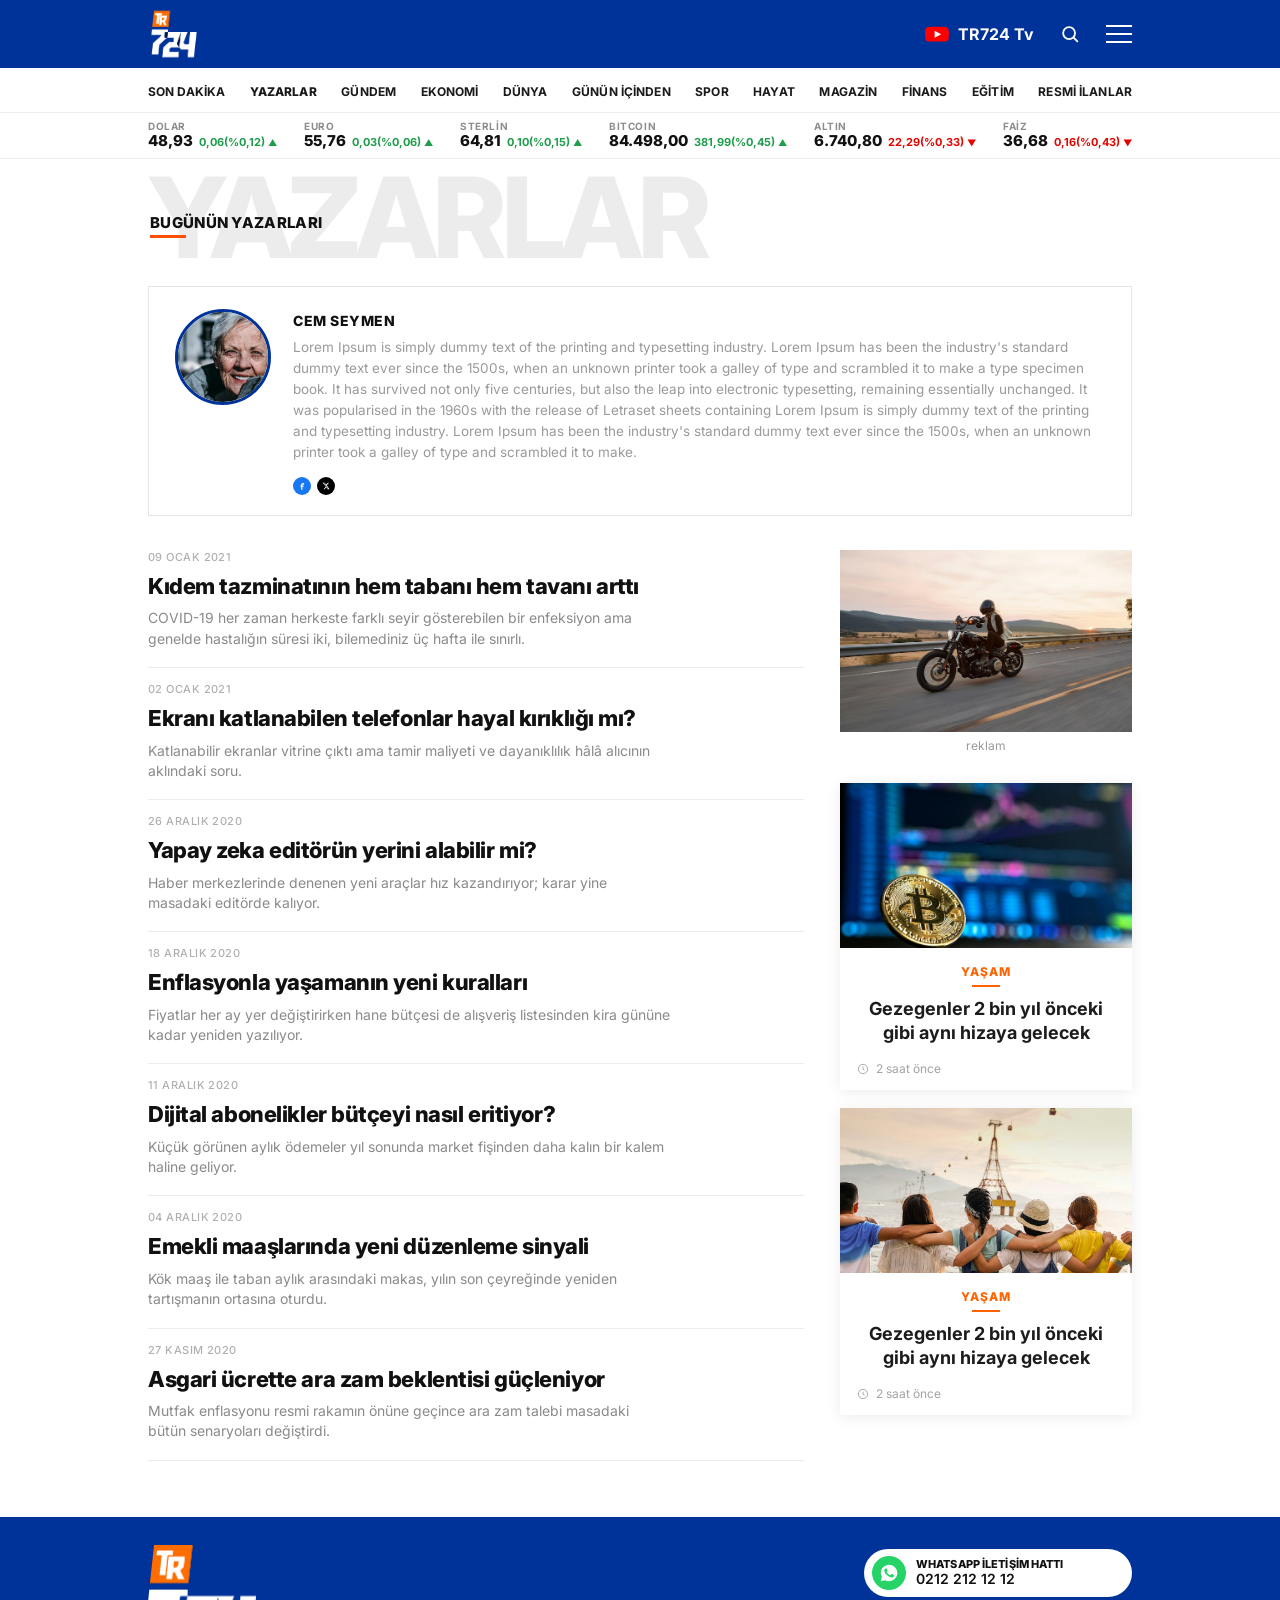
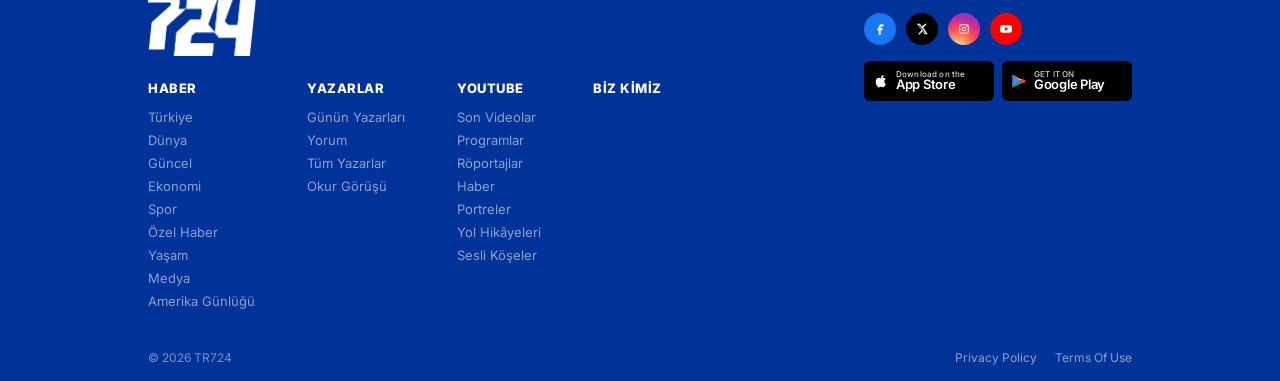
<file: wp/html-them/yazar.html>
<!doctype html>
<html lang="tr">
  <head>
    <meta charset="UTF-8" />
    <meta name="viewport" content="width=device-width, initial-scale=1.0, viewport-fit=cover" />
    <title>Cem Seymen</title>
    <link rel="preconnect" href="https://fonts.googleapis.com" />
    <link rel="preconnect" href="https://fonts.gstatic.com" crossorigin />
    <link
      href="https://fonts.googleapis.com/css2?family=Inter:wght@400;600;700;800&family=Pacifico&family=Roboto:wght@400&display=swap"
      rel="stylesheet"
    />
    <link rel="stylesheet" href="styles.css?v=70" />
  </head>
  <body>
    <header class="site-header">
      <div class="site-header__bar">
        <div class="site-header__inner">
          <a class="site-header__logo" href="index.html">
            <img src="images/tr724-logo.png" alt="TR724" />
          </a>
          <div class="site-header__tools">
            <a class="site-header__tv" href="#">
              <svg viewBox="0 0 24 24" aria-hidden="true">
                <path
                  fill="#ff0000"
                  d="M23 12.2s0-3.2-.4-4.6c-.2-.9-.9-1.6-1.8-1.8C19.2 5.4 12 5.4 12 5.4s-7.2 0-8.8.4c-.9.2-1.6.9-1.8 1.8C1 9 1 12.2 1 12.2s0 3.2.4 4.6c.2.9.9 1.6 1.8 1.8 1.6.4 8.8.4 8.8.4s7.2 0 8.8-.4c.9-.2 1.6-.9 1.8-1.8.4-1.4.4-4.6.4-4.6z"
                />
                <path fill="#fff" d="M9.8 15.5V8.9l6 3.3-6 3.3z" />
              </svg>
              TR724 Tv
            </a>
            <button
              class="site-header__search"
              type="button"
              aria-label="Ara"
              aria-haspopup="dialog"
            >
              <svg viewBox="0 0 24 24" aria-hidden="true">
                <circle cx="11" cy="11" r="6.5" />
                <path d="m16 16 4 4" />
              </svg>
            </button>
            <button class="site-header__menu" type="button" aria-label="Menü" aria-expanded="false" aria-controls="drawer">
              <span></span>
              <span></span>
              <span></span>
            </button>
          </div>
        </div>
      </div>
      <nav class="site-nav" aria-label="Bölümler">
        <div class="site-header__inner site-header__scroll">
          <ul>
            <li><a href="#">SON DAKİKA</a></li>
            <li><a href="yazarlar.html" aria-current="page">YAZARLAR</a></li>
            <li><a href="#">GÜNDEM</a></li>
            <li><a href="ekonomi.html">EKONOMİ</a></li>
            <li><a href="#">DÜNYA</a></li>
            <li><a href="#">GÜNÜN İÇİNDEN</a></li>
            <li><a href="#">SPOR</a></li>
            <li><a href="#">HAYAT</a></li>
            <li><a href="#">MAGAZİN</a></li>
            <li><a href="#">FİNANS</a></li>
            <li><a href="#">EĞİTİM</a></li>
            <li><a href="#">RESMİ İLANLAR</a></li>
          </ul>
        </div>
      </nav>
    </header>
    <section class="ticker" aria-label="Piyasalar">
          <ul class="ticker__list">
            <li class="ticker__item">
              <span class="ticker__label">DOLAR</span>
              <span class="ticker__row"
                ><span class="ticker__value">48,93</span
                ><span class="ticker__change ticker__change--up"
                  >0,06(%0,12)</span
                ></span
              >
            </li>
            <li class="ticker__item">
              <span class="ticker__label">EURO</span>
              <span class="ticker__row"
                ><span class="ticker__value">55,76</span
                ><span class="ticker__change ticker__change--up"
                  >0,03(%0,06)</span
                ></span
              >
            </li>
            <li class="ticker__item">
              <span class="ticker__label">STERLİN</span>
              <span class="ticker__row"
                ><span class="ticker__value">64,81</span
                ><span class="ticker__change ticker__change--up"
                  >0,10(%0,15)</span
                ></span
              >
            </li>
            <li class="ticker__item">
              <span class="ticker__label">BITCOIN</span>
              <span class="ticker__row"
                ><span class="ticker__value">84.498,00</span
                ><span class="ticker__change ticker__change--up"
                  >381,99(%0,45)</span
                ></span
              >
            </li>
            <li class="ticker__item">
              <span class="ticker__label">ALTIN</span>
              <span class="ticker__row"
                ><span class="ticker__value">6.740,80</span
                ><span class="ticker__change ticker__change--down"
                  >22,29(%0,33)</span
                ></span
              >
            </li>
            <li class="ticker__item">
              <span class="ticker__label">FAİZ</span>
              <span class="ticker__row"
                ><span class="ticker__value">36,68</span
                ><span class="ticker__change ticker__change--down"
                  >0,16(%0,43)</span
                ></span
              >
            </li>
            <li class="ticker__item" aria-hidden="true">
              <span class="ticker__label">DOLAR</span>
              <span class="ticker__row"
                ><span class="ticker__value">48,93</span
                ><span class="ticker__change ticker__change--up"
                  >0,06(%0,12)</span
                ></span
              >
            </li>
            <li class="ticker__item" aria-hidden="true">
              <span class="ticker__label">EURO</span>
              <span class="ticker__row"
                ><span class="ticker__value">55,76</span
                ><span class="ticker__change ticker__change--up"
                  >0,03(%0,06)</span
                ></span
              >
            </li>
            <li class="ticker__item" aria-hidden="true">
              <span class="ticker__label">STERLİN</span>
              <span class="ticker__row"
                ><span class="ticker__value">64,81</span
                ><span class="ticker__change ticker__change--up"
                  >0,10(%0,15)</span
                ></span
              >
            </li>
            <li class="ticker__item" aria-hidden="true">
              <span class="ticker__label">BITCOIN</span>
              <span class="ticker__row"
                ><span class="ticker__value">84.498,00</span
                ><span class="ticker__change ticker__change--up"
                  >381,99(%0,45)</span
                ></span
              >
            </li>
            <li class="ticker__item" aria-hidden="true">
              <span class="ticker__label">ALTIN</span>
              <span class="ticker__row"
                ><span class="ticker__value">6.740,80</span
                ><span class="ticker__change ticker__change--down"
                  >22,29(%0,33)</span
                ></span
              >
            </li>
            <li class="ticker__item" aria-hidden="true">
              <span class="ticker__label">FAİZ</span>
              <span class="ticker__row"
                ><span class="ticker__value">36,68</span
                ><span class="ticker__change ticker__change--down"
                  >0,16(%0,43)</span
                ></span
              >
            </li>
          </ul>
    </section>
    <div class="search-modal" id="search-modal" hidden>
      <div class="search-modal__backdrop" data-search-close></div>
      <div
        class="search-modal__dialog"
        role="dialog"
        aria-modal="true"
        aria-labelledby="search-title"
      >
        <div class="search-modal__head">
          <h2 class="search-modal__title" id="search-title">Ara</h2>
          <button
            class="search-modal__close"
            type="button"
            aria-label="Kapat"
            data-search-close
          >
            ×
          </button>
        </div>
        <input
          class="search-modal__input"
          type="search"
          placeholder="Haber ara"
          aria-label="Haber ara"
        />
        <div class="search-modal__results" aria-live="polite"></div>
        <button class="outline-btn search-modal__more" type="button" hidden>
          Daha Fazla <span aria-hidden="true">→</span>
        </button>
      </div>
    </div>
    <div class="drawer" id="drawer" hidden>
      <div class="drawer__backdrop" data-drawer-close></div>
      <div class="drawer__panel" role="dialog" aria-modal="true" aria-label="Menü">
        <div class="drawer__scroll">
          <div class="drawer__tools">
            <a class="drawer__flash" href="#">
              <svg viewBox="0 0 24 24" aria-hidden="true">
                <circle cx="12" cy="12" r="8" />
                <path d="M12 8v4.5l2.5 1.5" />
              </svg>
              Son Dakika
            </a>
            <a class="drawer__tv" href="#">
              <svg viewBox="0 0 24 24" aria-hidden="true">
                <path fill="currentColor" d="M23 12.2s0-3.2-.4-4.6c-.2-.9-.9-1.6-1.8-1.8C19.2 5.4 12 5.4 12 5.4s-7.2 0-8.8.4c-.9.2-1.6.9-1.8 1.8C1 9 1 12.2 1 12.2s0 3.2.4 4.6c.2.9.9 1.6 1.8 1.8 1.6.4 8.8.4 8.8.4s7.2 0 8.8-.4c.9-.2 1.6-.9 1.8-1.8.4-1.4.4-4.6.4-4.6z"></path>
                <path fill="#1a4fbf" d="M9.8 15.5V8.9l6 3.3-6 3.3z"></path>
              </svg>
              TR724 Tv
            </a>
          </div>
          <div class="drawer__markets">
            <p class="drawer__date">
              <span class="drawer__day">26</span>
              <span class="drawer__when">Eylül <span>CUMARTESİ</span></span>
            </p>
            <div class="drawer__quotes">
              <p class="drawer__quote">
                <span class="drawer__quote-label">DOLAR <span aria-hidden="true">▲</span></span>
                <span class="drawer__quote-value">48,93</span>
                <span class="drawer__quote-change">0,06(%0,12)</span>
              </p>
              <p class="drawer__quote">
                <span class="drawer__quote-label">EURO <span aria-hidden="true">▲</span></span>
                <span class="drawer__quote-value">55,76</span>
                <span class="drawer__quote-change">0,03(%0,06)</span>
              </p>
            </div>
          </div>
          <nav class="drawer__nav" aria-label="Tüm bölümler">
            <a href="#">SON DAKİKA</a>
            <a href="yazarlar.html" aria-current="page">YAZARLAR</a>
            <a href="#">GÜNDEM</a>
            <a href="ekonomi.html">EKONOMİ</a>
            <a href="#">DÜNYA</a>
            <a href="#">GÜNÜN İÇİNDEN</a>
            <a href="#">SPOR</a>
            <a href="#">HAYAT</a>
            <a href="#">MAGAZİN</a>
            <a href="#">E-GAZETE</a>
            <a href="#">OTOMOTİV</a>
            <a href="#">FİNANS</a>
            <a href="#">EĞİTİM</a>
            <a href="#">RESMİ İLANLAR</a>
          </nav>
        </div>
        <div class="drawer__footer">
          <a class="wa-link drawer__whatsapp" href="https://wa.me/902122121212">
            <svg viewBox="0 0 24 24" aria-hidden="true">
              <path d="M12.04 2C6.58 2 2.15 6.4 2.15 11.83c0 1.74.46 3.44 1.34 4.94L2 22l5.39-1.41a10 10 0 0 0 4.65 1.18h.01c5.46 0 9.89-4.4 9.89-9.83C21.94 6.4 17.5 2 12.04 2zm5.76 13.9c-.24.68-1.4 1.3-1.94 1.38-.5.08-1.12.11-1.81-.11-.41-.14-.95-.31-1.63-.61-2.87-1.24-4.74-4.13-4.88-4.32-.14-.19-1.16-1.54-1.16-2.94s.73-2.08 1-2.37c.24-.28.64-.41 1.02-.41.12 0 .23 0 .33.01.3.01.44.03.64.49.24.58.82 2 .89 2.15.07.14.12.31.02.5-.1.19-.14.31-.28.48-.14.16-.3.37-.42.49-.14.14-.29.29-.12.56.16.28.73 1.2 1.57 1.95 1.08.96 1.99 1.26 2.27 1.4.28.14.44.12.6-.07.17-.19.69-.8.88-1.08.19-.28.37-.23.63-.14.26.09 1.64.77 1.92.91.28.14.47.21.54.33.07.12.07.68-.17 1.36z" />
            </svg>
            <span>
              <strong>WHATSAPP İLETİŞİM HATTI</strong>
              0212 212 12 12
            </span>
          </a>
          <div class="drawer__apps">
            <a
              class="store-badge"
              href="https://www.apple.com/app-store/"
              aria-label="App Store'dan indirin"
            >
              <svg viewBox="0 0 24 24" aria-hidden="true">
                <path
                  fill="currentColor"
                  d="M16.4 12.6c0-2.1 1.7-3.1 1.8-3.2-1-1.5-2.5-1.7-3.1-1.7-1.3-.1-2.5.8-3.2.8-.7 0-1.7-.8-2.8-.7-1.4.1-2.7.8-3.4 2.1-1.5 2.6-.4 6.4 1 8.5.7 1 1.5 2.2 2.6 2.1 1-.1 1.4-.7 2.7-.7s1.6.7 2.8.6c1.1 0 1.8-1 2.5-2 .8-1.1 1.1-2.2 1.1-2.3-.1 0-2.1-.8-2-3.5zM14.6 6.6c.6-.7 1-1.7.9-2.6-1 .1-2 .6-2.6 1.4-.6.7-1.1 1.7-.9 2.7 1 .1 2-.5 2.6-1.5z"
                />
              </svg>
              <span>
                <small>Download on the</small>
                App Store
              </span>
            </a>
            <a
              class="store-badge"
              href="https://play.google.com/store"
              aria-label="Google Play'den indirin"
            >
              <svg viewBox="0 0 24 24" aria-hidden="true">
                <path
                  fill="#4285F4"
                  d="M3.4 20.5 13 12 3.5 3.4c-.3.2-.5.6-.5 1.1v14.9c0 .5.2.9.4 1.1z"
                />
                <path
                  fill="#FBBC04"
                  d="M16.7 9.8 13 12 3.5 3.4l9.5 5.5 3.7.9z"
                />
                <path
                  fill="#34A853"
                  d="M16.7 14.2 13 12 3.4 20.5c.2.2.6.2.8 0l12.5-6.3z"
                />
                <path
                  fill="#EA4335"
                  d="M20.6 11.2 16.7 9l-3.7 3 3.7 3.2 3.9-2.2c.6-.4.6-1.4 0-1.8z"
                />
              </svg>
              <span>
                <small>GET IT ON</small>
                Google Play
              </span>
            </a>
          </div>
          <div class="drawer__social">
            <a class="icon-btn" href="#" aria-label="Facebook">
              <svg viewBox="0 0 24 24" aria-hidden="true">
                <path d="M14 8.5h2.5V5.5H14c-2.2 0-4 1.8-4 4V12H8v3h2v6h3v-6h2.4l.6-3H13v-2c0-.8.7-1.5 1-1.5z" />
              </svg>
            </a>
            <a class="icon-btn" href="#" aria-label="X">
              <svg viewBox="0 0 24 24" aria-hidden="true">
                <path d="M16.8 4h2.4l-5.3 6L20.5 20h-4.5l-3.5-4.6L8.4 20H6l5.6-6.4L4.2 4h4.6l3.2 4.2L16.8 4zm-.8 14.4h1.3L8.1 5.5H6.7l9.3 12.9z" />
              </svg>
            </a>
            <a class="icon-btn" href="#" aria-label="Instagram">
              <svg viewBox="0 0 24 24" aria-hidden="true">
                <path d="M8 4.5h8A3.5 3.5 0 0 1 19.5 8v8a3.5 3.5 0 0 1-3.5 3.5H8A3.5 3.5 0 0 1 4.5 16V8A3.5 3.5 0 0 1 8 4.5zm8 1.6H8A1.9 1.9 0 0 0 6.1 8v8A1.9 1.9 0 0 0 8 17.9h8A1.9 1.9 0 0 0 17.9 16V8A1.9 1.9 0 0 0 16 6.1zM12 8.6A3.4 3.4 0 1 1 8.6 12 3.4 3.4 0 0 1 12 8.6zm0 1.6A1.8 1.8 0 1 0 13.8 12 1.8 1.8 0 0 0 12 10.2zM16.8 7.7a.85.85 0 1 1-.85-.85.85.85 0 0 1 .85.85z" />
              </svg>
            </a>
            <a class="icon-btn" href="#" aria-label="YouTube">
              <svg viewBox="0 0 24 24" aria-hidden="true">
                <path d="M20.8 8.2a2.2 2.2 0 0 0-1.6-1.6C17.6 6.2 12 6.2 12 6.2s-5.6 0-7.2.4a2.2 2.2 0 0 0-1.6 1.6A23 23 0 0 0 2.8 12a23 23 0 0 0 .4 3.8 2.2 2.2 0 0 0 1.6 1.6c1.6.4 7.2.4 7.2.4s5.6 0 7.2-.4a2.2 2.2 0 0 0 1.6-1.6 23 23 0 0 0 .4-3.8 23 23 0 0 0-.4-3.8zM10.2 15.1V8.9l5.4 3.1-5.4 3.1z" />
              </svg>
            </a>
          </div>
        </div>
      </div>
    </div>

    <div class="container category-archive author-page">
      <header class="category__header">
        <span class="category__watermark" aria-hidden="true">YAZARLAR</span>
        <h1 class="section-title category__title">BUGÜNÜN YAZARLARI</h1>
      </header>

      <article class="author-profile">
        <img
          class="author-profile__avatar"
          src="images/gold.jpg"
          alt="Cem Seymen"
        />
        <div class="author-profile__body">
          <h2 class="author-profile__name">CEM SEYMEN</h2>
          <p class="author-profile__bio">
            Lorem Ipsum is simply dummy text of the printing and typesetting
            industry. Lorem Ipsum has been the industry's standard dummy text
            ever since the 1500s, when an unknown printer took a galley of type
            and scrambled it to make a type specimen book. It has survived not
            only five centuries, but also the leap into electronic typesetting,
            remaining essentially unchanged. It was popularised in the 1960s
            with the release of Letraset sheets containing Lorem Ipsum is simply
            dummy text of the printing and typesetting industry. Lorem Ipsum has
            been the industry's standard dummy text ever since the 1500s, when
            an unknown printer took a galley of type and scrambled it to make.
          </p>
          <div class="author-profile__social">
            <a
              class="writer__social-link writer__social-link--facebook"
              href="#"
              aria-label="Facebook"
            >
              <svg viewBox="0 0 24 24" aria-hidden="true">
                <path
                  d="M14.5 8.2H17V5h-2.5C11.9 5 10 6.9 10 9.5V11H8v3h2v7h3v-7h2.4l.6-3H13V9.6c0-.8.6-1.4 1.5-1.4z"
                />
              </svg>
            </a>
            <a
              class="writer__social-link writer__social-link--x"
              href="#"
              aria-label="X"
            >
              <svg viewBox="0 0 24 24" aria-hidden="true">
                <path
                  d="M16.8 4h2.4l-5.3 6L20.5 20h-4.5l-3.5-4.6L8.4 20H6l5.6-6.4L4.2 4h4.6l3.2 4.2L16.8 4zm-.8 14.4h1.3L8.1 5.5H6.7l9.3 12.9z"
                />
              </svg>
            </a>
          </div>
        </div>
      </article>

      <div class="row">
        <div class="column">
          <section class="author-posts" aria-label="Cem Seymen yazıları">
            <article class="author-post">
              <time datetime="2021-01-09">09 OCAK 2021</time>
              <h2 class="author-post__title">
                <a href="haber.html">Kıdem tazminatının hem tabanı hem tavanı arttı</a>
              </h2>
              <p class="author-post__excerpt">
                COVID-19 her zaman herkeste farklı seyir gösterebilen bir
                enfeksiyon ama genelde hastalığın süresi iki, bilemediniz üç
                hafta ile sınırlı.
              </p>
            </article>
            <article class="author-post">
              <time datetime="2021-01-02">02 OCAK 2021</time>
              <h2 class="author-post__title">
                <a href="haber.html">Ekranı katlanabilen telefonlar hayal kırıklığı mı?</a>
              </h2>
              <p class="author-post__excerpt">
                Katlanabilir ekranlar vitrine çıktı ama tamir maliyeti ve
                dayanıklılık hâlâ alıcının aklındaki soru.
              </p>
            </article>
            <article class="author-post">
              <time datetime="2020-12-26">26 ARALIK 2020</time>
              <h2 class="author-post__title">
                <a href="haber.html">Yapay zeka editörün yerini alabilir mi?</a>
              </h2>
              <p class="author-post__excerpt">
                Haber merkezlerinde denenen yeni araçlar hız kazandırıyor;
                karar yine masadaki editörde kalıyor.
              </p>
            </article>
            <article class="author-post">
              <time datetime="2020-12-18">18 ARALIK 2020</time>
              <h2 class="author-post__title">
                <a href="haber.html">Enflasyonla yaşamanın yeni kuralları</a>
              </h2>
              <p class="author-post__excerpt">
                Fiyatlar her ay yer değiştirirken hane bütçesi de alışveriş
                listesinden kira gününe kadar yeniden yazılıyor.
              </p>
            </article>
            <article class="author-post">
              <time datetime="2020-12-11">11 ARALIK 2020</time>
              <h2 class="author-post__title">
                <a href="haber.html">Dijital abonelikler bütçeyi nasıl eritiyor?</a>
              </h2>
              <p class="author-post__excerpt">
                Küçük görünen aylık ödemeler yıl sonunda market fişinden daha
                kalın bir kalem haline geliyor.
              </p>
            </article>
            <article class="author-post">
              <time datetime="2020-12-04">04 ARALIK 2020</time>
              <h2 class="author-post__title">
                <a href="haber.html">Emekli maaşlarında yeni düzenleme sinyali</a>
              </h2>
              <p class="author-post__excerpt">
                Kök maaş ile taban aylık arasındaki makas, yılın son çeyreğinde
                yeniden tartışmanın ortasına oturdu.
              </p>
            </article>
            <article class="author-post">
              <time datetime="2020-11-27">27 KASIM 2020</time>
              <h2 class="author-post__title">
                <a href="haber.html">Asgari ücrette ara zam beklentisi güçleniyor</a>
              </h2>
              <p class="author-post__excerpt">
                Mutfak enflasyonu resmi rakamın önüne geçince ara zam talebi
                masadaki bütün senaryoları değiştirdi.
              </p>
            </article>
          </section>
        </div>
        <div class="column column--aside">
          <div class="author-page__ad">
            <a class="popular__ad" href="#" aria-label="Reklam">
              <img src="images/bike.jpg" alt="" />
            </a>
            <p class="popular__ad-label">reklam</p>
          </div>
          <article class="story-card">
            <a href="haber.html">
              <img src="images/bitcoin.jpg" alt="Ekrandaki grafiklerin önünde duran bir Bitcoin" />
              <span class="story-card__body">
                <span class="story-card__kicker">YAŞAM</span>
                <h3 class="story-card__title">
                  Gezegenler 2 bin yıl önceki gibi aynı hizaya gelecek
                </h3>
                <time class="story-card__time" datetime="2026-09-26T16:00:00">
                  <svg viewBox="0 0 24 24" aria-hidden="true">
                    <circle cx="12" cy="12" r="8"></circle>
                    <path d="M12 8v4.5l2.5 1.5"></path>
                  </svg>
                  2 saat önce
                </time>
              </span>
            </a>
          </article>
          <article class="story-card">
            <a href="haber.html">
              <img src="images/economy.jpg" alt="Yan yana oturan bir grup arkadaş" />
              <span class="story-card__body">
                <span class="story-card__kicker">YAŞAM</span>
                <h3 class="story-card__title">
                  Gezegenler 2 bin yıl önceki gibi aynı hizaya gelecek
                </h3>
                <time class="story-card__time" datetime="2026-09-26T16:00:00">
                  <svg viewBox="0 0 24 24" aria-hidden="true">
                    <circle cx="12" cy="12" r="8"></circle>
                    <path d="M12 8v4.5l2.5 1.5"></path>
                  </svg>
                  2 saat önce
                </time>
              </span>
            </a>
          </article>
        </div>
      </div>
    </div>

    <footer class="site-footer">
      <div class="site-footer__inner">
        <div class="site-footer__main">
            <a class="site-footer__logo" href="#">
              <img src="images/tr724-footer-logo.png" alt="TR724" />
            </a>
          <div class="site-footer__aside">
            <a class="wa-link site-footer__whatsapp" href="https://wa.me/902122121212">
              <span class="site-footer__wa-icon" aria-hidden="true">
                <svg viewBox="0 0 24 24">
                  <path
                    fill="currentColor"
                    d="M12.04 2C6.58 2 2.15 6.4 2.15 11.83c0 1.74.46 3.44 1.34 4.94L2 22l5.39-1.41a10 10 0 0 0 4.65 1.18h.01c5.46 0 9.89-4.4 9.89-9.83C21.94 6.4 17.5 2 12.04 2zm5.76 13.9c-.24.68-1.4 1.3-1.94 1.38-.5.08-1.12.11-1.81-.11-.41-.14-.95-.31-1.63-.61-2.87-1.24-4.74-4.13-4.88-4.32-.14-.19-1.16-1.54-1.16-2.94s.73-2.08 1-2.37c.24-.28.64-.41 1.02-.41.12 0 .23 0 .33.01.3.01.44.03.64.49.24.58.82 2 .89 2.15.07.14.12.31.02.5-.1.19-.14.31-.28.48-.14.16-.3.37-.42.49-.14.14-.29.29-.12.56.16.28.73 1.2 1.57 1.95 1.08.96 1.99 1.26 2.27 1.4.28.14.44.12.6-.07.17-.19.69-.8.88-1.08.19-.28.37-.23.63-.14.26.09 1.64.77 1.92.91.28.14.47.21.54.33.07.12.07.68-.17 1.36z"
                  />
                </svg>
              </span>
              <span class="site-footer__wa-copy">
                <strong>WHATSAPP İLETİŞİM HATTI</strong>
                0212 212 12 12
              </span>
            </a>

            <div class="site-footer__social">
              <a
                class="icon-btn site-footer__social-link site-footer__social-link--facebook"
                href="#"
                aria-label="Facebook"
              >
                <svg viewBox="0 0 24 24" aria-hidden="true">
                  <path
                    d="M14.5 8.2H17V5h-2.5C11.9 5 10 6.9 10 9.5V11H8v3h2v7h3v-7h2.4l.6-3H13V9.6c0-.8.6-1.4 1.5-1.4z"
                  />
                </svg>
              </a>
              <a
                class="icon-btn site-footer__social-link site-footer__social-link--x"
                href="#"
                aria-label="X"
              >
                <svg viewBox="0 0 24 24" aria-hidden="true">
                  <path
                    d="M16.8 4h2.4l-5.3 6L20.5 20h-4.5l-3.5-4.6L8.4 20H6l5.6-6.4L4.2 4h4.6l3.2 4.2L16.8 4zm-.8 14.4h1.3L8.1 5.5H6.7l9.3 12.9z"
                  />
                </svg>
              </a>
              <a
                class="icon-btn site-footer__social-link site-footer__social-link--instagram"
                href="#"
                aria-label="Instagram"
              >
                <svg viewBox="0 0 24 24" aria-hidden="true">
                  <path
                    d="M8 4.8h8A3.2 3.2 0 0 1 19.2 8v8a3.2 3.2 0 0 1-3.2 3.2H8A3.2 3.2 0 0 1 4.8 16V8A3.2 3.2 0 0 1 8 4.8zm8 1.5H8A1.7 1.7 0 0 0 6.3 8v8A1.7 1.7 0 0 0 8 17.7h8A1.7 1.7 0 0 0 17.7 16V8A1.7 1.7 0 0 0 16 6.3zM12 8.7A3.3 3.3 0 1 1 8.7 12 3.3 3.3 0 0 1 12 8.7zm0 1.5A1.8 1.8 0 1 0 13.8 12 1.8 1.8 0 0 0 12 10.2zM16.7 8a.8.8 0 1 1-.8-.8.8.8 0 0 1 .8.8z"
                  />
                </svg>
              </a>
              <a
                class="icon-btn site-footer__social-link site-footer__social-link--youtube"
                href="#"
                aria-label="YouTube"
              >
                <svg viewBox="0 0 24 24" aria-hidden="true">
                  <path
                    d="M20.6 8.2a2.2 2.2 0 0 0-1.5-1.6C17.5 6.2 12 6.2 12 6.2s-5.5 0-7.1.4a2.2 2.2 0 0 0-1.5 1.6A23 23 0 0 0 3 12a23 23 0 0 0 .4 3.8 2.2 2.2 0 0 0 1.5 1.6c1.6.4 7.1.4 7.1.4s5.5 0 7.1-.4a2.2 2.2 0 0 0 1.5-1.6A23 23 0 0 0 21 12a23 23 0 0 0-.4-3.8zM10.3 15V9l5.2 3-5.2 3z"
                  />
                </svg>
              </a>
            </div>

            <div class="site-footer__stores">
              <a
                class="store-badge"
                href="https://www.apple.com/app-store/"
                aria-label="App Store'dan indirin"
              >
                <svg viewBox="0 0 24 24" aria-hidden="true">
                  <path
                    fill="currentColor"
                    d="M16.4 12.6c0-2.1 1.7-3.1 1.8-3.2-1-1.5-2.5-1.7-3.1-1.7-1.3-.1-2.5.8-3.2.8-.7 0-1.7-.8-2.8-.7-1.4.1-2.7.8-3.4 2.1-1.5 2.6-.4 6.4 1 8.5.7 1 1.5 2.2 2.6 2.1 1-.1 1.4-.7 2.7-.7s1.6.7 2.8.6c1.1 0 1.8-1 2.5-2 .8-1.1 1.1-2.2 1.1-2.3-.1 0-2.1-.8-2-3.5zM14.6 6.6c.6-.7 1-1.7.9-2.6-1 .1-2 .6-2.6 1.4-.6.7-1.1 1.7-.9 2.7 1 .1 2-.5 2.6-1.5z"
                  />
                </svg>
                <span>
                  <small>Download on the</small>
                  App Store
                </span>
              </a>
              <a
                class="store-badge"
                href="https://play.google.com/store"
                aria-label="Google Play'den indirin"
              >
                <svg viewBox="0 0 24 24" aria-hidden="true">
                  <path
                    fill="#4285F4"
                    d="M3.4 20.5 13 12 3.5 3.4c-.3.2-.5.6-.5 1.1v14.9c0 .5.2.9.4 1.1z"
                  />
                  <path
                    fill="#FBBC04"
                    d="M16.7 9.8 13 12 3.5 3.4l9.5 5.5 3.7.9z"
                  />
                  <path
                    fill="#34A853"
                    d="M16.7 14.2 13 12 3.4 20.5c.2.2.6.2.8 0l12.5-6.3z"
                  />
                  <path
                    fill="#EA4335"
                    d="M20.6 11.2 16.7 9l-3.7 3 3.7 3.2 3.9-2.2c.6-.4.6-1.4 0-1.8z"
                  />
                </svg>
                <span>
                  <small>GET IT ON</small>
                  Google Play
                </span>
              </a>
            </div>
          </div>
            <nav class="site-footer__cols" aria-label="Alt menü">
              <div class="site-footer__col">
                <h2>HABER</h2>
                <ul>
                  <li><a href="#">Türkiye</a></li>
                  <li><a href="#">Dünya</a></li>
                  <li><a href="#">Güncel</a></li>
                  <li><a href="ekonomi.html">Ekonomi</a></li>
                  <li><a href="#">Spor</a></li>
                  <li><a href="#">Özel Haber</a></li>
                  <li><a href="#">Yaşam</a></li>
                  <li><a href="#">Medya</a></li>
                  <li><a href="#">Amerika Günlüğü</a></li>
                </ul>
              </div>
              <div class="site-footer__col">
                <h2>YAZARLAR</h2>
                <ul>
                  <li><a href="#">Günün Yazarları</a></li>
                  <li><a href="#">Yorum</a></li>
                  <li><a href="#">Tüm Yazarlar</a></li>
                  <li><a href="#">Okur Görüşü</a></li>
                </ul>
              </div>
              <div class="site-footer__col">
                <h2>YOUTUBE</h2>
                <ul>
                  <li><a href="#">Son Videolar</a></li>
                  <li><a href="#">Programlar</a></li>
                  <li><a href="#">Röportajlar</a></li>
                  <li><a href="#">Haber</a></li>
                  <li><a href="#">Portreler</a></li>
                  <li><a href="#">Yol Hikâyeleri</a></li>
                  <li><a href="#">Sesli Köşeler</a></li>
                </ul>
              </div>
              <div class="site-footer__col">
                <h2>BİZ KİMİZ</h2>
              </div>
            </nav>

        </div>
      </div>
      <div class="site-footer__bottom">
        <div class="site-footer__inner">
          <p>© 2026 TR724 </p>
          <nav aria-label="Yasal">
            <a href="#">Privacy Policy</a>
            <a href="#">Terms Of Use</a>
          </nav>
        </div>
      </div>
    </footer>


    <script src="js/site.js"></script>
</body>
</html>
</file>
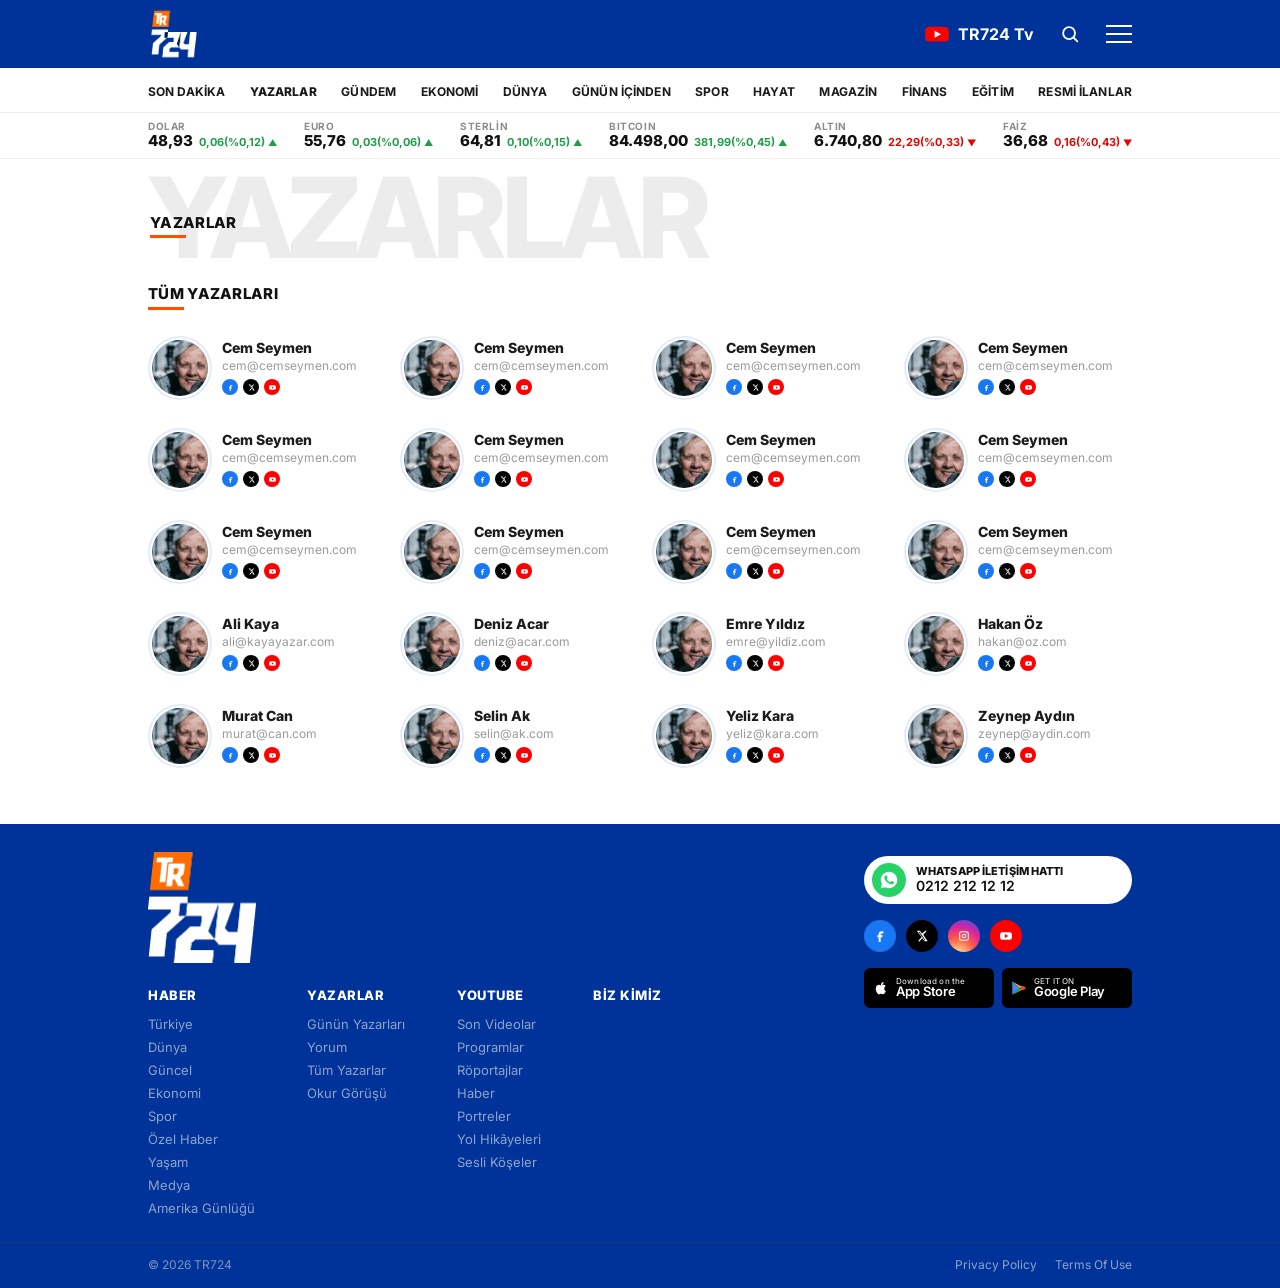
<file: wp/html-them/yazarlar.html>
<!doctype html>
<html lang="tr">
  <head>
    <meta charset="UTF-8" />
    <meta name="viewport" content="width=device-width, initial-scale=1.0, viewport-fit=cover" />
    <title>Yazarlar</title>
    <link rel="preconnect" href="https://fonts.googleapis.com" />
    <link rel="preconnect" href="https://fonts.gstatic.com" crossorigin />
    <link
      href="https://fonts.googleapis.com/css2?family=Inter:wght@400;600;700;800&family=Pacifico&family=Roboto:wght@400&display=swap"
      rel="stylesheet"
    />
    <link rel="stylesheet" href="styles.css?v=69" />
  </head>
  <body>
    <header class="site-header">
      <div class="site-header__bar">
        <div class="site-header__inner">
          <a class="site-header__logo" href="index.html">
            <img src="images/tr724-logo.png" alt="TR724" />
          </a>
          <div class="site-header__tools">
            <a class="site-header__tv" href="#">
              <svg viewBox="0 0 24 24" aria-hidden="true">
                <path
                  fill="#ff0000"
                  d="M23 12.2s0-3.2-.4-4.6c-.2-.9-.9-1.6-1.8-1.8C19.2 5.4 12 5.4 12 5.4s-7.2 0-8.8.4c-.9.2-1.6.9-1.8 1.8C1 9 1 12.2 1 12.2s0 3.2.4 4.6c.2.9.9 1.6 1.8 1.8 1.6.4 8.8.4 8.8.4s7.2 0 8.8-.4c.9-.2 1.6-.9 1.8-1.8.4-1.4.4-4.6.4-4.6z"
                />
                <path fill="#fff" d="M9.8 15.5V8.9l6 3.3-6 3.3z" />
              </svg>
              TR724 Tv
            </a>
            <button
              class="site-header__search"
              type="button"
              aria-label="Ara"
              aria-haspopup="dialog"
            >
              <svg viewBox="0 0 24 24" aria-hidden="true">
                <circle cx="11" cy="11" r="6.5" />
                <path d="m16 16 4 4" />
              </svg>
            </button>
            <button class="site-header__menu" type="button" aria-label="Menü" aria-expanded="false" aria-controls="drawer">
              <span></span>
              <span></span>
              <span></span>
            </button>
          </div>
        </div>
      </div>
      <nav class="site-nav" aria-label="Bölümler">
        <div class="site-header__inner site-header__scroll">
          <ul>
            <li><a href="#">SON DAKİKA</a></li>
            <li><a href="yazarlar.html" aria-current="page">YAZARLAR</a></li>
            <li><a href="#">GÜNDEM</a></li>
            <li><a href="ekonomi.html">EKONOMİ</a></li>
            <li><a href="#">DÜNYA</a></li>
            <li><a href="#">GÜNÜN İÇİNDEN</a></li>
            <li><a href="#">SPOR</a></li>
            <li><a href="#">HAYAT</a></li>
            <li><a href="#">MAGAZİN</a></li>
            <li><a href="#">FİNANS</a></li>
            <li><a href="#">EĞİTİM</a></li>
            <li><a href="#">RESMİ İLANLAR</a></li>
          </ul>
        </div>
      </nav>
    </header>
    <section class="ticker" aria-label="Piyasalar">
          <ul class="ticker__list">
            <li class="ticker__item">
              <span class="ticker__label">DOLAR</span>
              <span class="ticker__row"
                ><span class="ticker__value">48,93</span
                ><span class="ticker__change ticker__change--up"
                  >0,06(%0,12)</span
                ></span
              >
            </li>
            <li class="ticker__item">
              <span class="ticker__label">EURO</span>
              <span class="ticker__row"
                ><span class="ticker__value">55,76</span
                ><span class="ticker__change ticker__change--up"
                  >0,03(%0,06)</span
                ></span
              >
            </li>
            <li class="ticker__item">
              <span class="ticker__label">STERLİN</span>
              <span class="ticker__row"
                ><span class="ticker__value">64,81</span
                ><span class="ticker__change ticker__change--up"
                  >0,10(%0,15)</span
                ></span
              >
            </li>
            <li class="ticker__item">
              <span class="ticker__label">BITCOIN</span>
              <span class="ticker__row"
                ><span class="ticker__value">84.498,00</span
                ><span class="ticker__change ticker__change--up"
                  >381,99(%0,45)</span
                ></span
              >
            </li>
            <li class="ticker__item">
              <span class="ticker__label">ALTIN</span>
              <span class="ticker__row"
                ><span class="ticker__value">6.740,80</span
                ><span class="ticker__change ticker__change--down"
                  >22,29(%0,33)</span
                ></span
              >
            </li>
            <li class="ticker__item">
              <span class="ticker__label">FAİZ</span>
              <span class="ticker__row"
                ><span class="ticker__value">36,68</span
                ><span class="ticker__change ticker__change--down"
                  >0,16(%0,43)</span
                ></span
              >
            </li>
            <li class="ticker__item" aria-hidden="true">
              <span class="ticker__label">DOLAR</span>
              <span class="ticker__row"
                ><span class="ticker__value">48,93</span
                ><span class="ticker__change ticker__change--up"
                  >0,06(%0,12)</span
                ></span
              >
            </li>
            <li class="ticker__item" aria-hidden="true">
              <span class="ticker__label">EURO</span>
              <span class="ticker__row"
                ><span class="ticker__value">55,76</span
                ><span class="ticker__change ticker__change--up"
                  >0,03(%0,06)</span
                ></span
              >
            </li>
            <li class="ticker__item" aria-hidden="true">
              <span class="ticker__label">STERLİN</span>
              <span class="ticker__row"
                ><span class="ticker__value">64,81</span
                ><span class="ticker__change ticker__change--up"
                  >0,10(%0,15)</span
                ></span
              >
            </li>
            <li class="ticker__item" aria-hidden="true">
              <span class="ticker__label">BITCOIN</span>
              <span class="ticker__row"
                ><span class="ticker__value">84.498,00</span
                ><span class="ticker__change ticker__change--up"
                  >381,99(%0,45)</span
                ></span
              >
            </li>
            <li class="ticker__item" aria-hidden="true">
              <span class="ticker__label">ALTIN</span>
              <span class="ticker__row"
                ><span class="ticker__value">6.740,80</span
                ><span class="ticker__change ticker__change--down"
                  >22,29(%0,33)</span
                ></span
              >
            </li>
            <li class="ticker__item" aria-hidden="true">
              <span class="ticker__label">FAİZ</span>
              <span class="ticker__row"
                ><span class="ticker__value">36,68</span
                ><span class="ticker__change ticker__change--down"
                  >0,16(%0,43)</span
                ></span
              >
            </li>
          </ul>
    </section>
    <div class="search-modal" id="search-modal" hidden>
      <div class="search-modal__backdrop" data-search-close></div>
      <div
        class="search-modal__dialog"
        role="dialog"
        aria-modal="true"
        aria-labelledby="search-title"
      >
        <div class="search-modal__head">
          <h2 class="search-modal__title" id="search-title">Ara</h2>
          <button
            class="search-modal__close"
            type="button"
            aria-label="Kapat"
            data-search-close
          >
            ×
          </button>
        </div>
        <input
          class="search-modal__input"
          type="search"
          placeholder="Haber ara"
          aria-label="Haber ara"
        />
        <div class="search-modal__results" aria-live="polite"></div>
        <button class="outline-btn search-modal__more" type="button" hidden>
          Daha Fazla <span aria-hidden="true">→</span>
        </button>
      </div>
    </div>
    <div class="drawer" id="drawer" hidden>
      <div class="drawer__backdrop" data-drawer-close></div>
      <div class="drawer__panel" role="dialog" aria-modal="true" aria-label="Menü">
        <div class="drawer__scroll">
          <div class="drawer__tools">
            <a class="drawer__flash" href="#">
              <svg viewBox="0 0 24 24" aria-hidden="true">
                <circle cx="12" cy="12" r="8" />
                <path d="M12 8v4.5l2.5 1.5" />
              </svg>
              Son Dakika
            </a>
            <a class="drawer__tv" href="#">
              <svg viewBox="0 0 24 24" aria-hidden="true">
                <path fill="currentColor" d="M23 12.2s0-3.2-.4-4.6c-.2-.9-.9-1.6-1.8-1.8C19.2 5.4 12 5.4 12 5.4s-7.2 0-8.8.4c-.9.2-1.6.9-1.8 1.8C1 9 1 12.2 1 12.2s0 3.2.4 4.6c.2.9.9 1.6 1.8 1.8 1.6.4 8.8.4 8.8.4s7.2 0 8.8-.4c.9-.2 1.6-.9 1.8-1.8.4-1.4.4-4.6.4-4.6z"></path>
                <path fill="#1a4fbf" d="M9.8 15.5V8.9l6 3.3-6 3.3z"></path>
              </svg>
              TR724 Tv
            </a>
          </div>
          <div class="drawer__markets">
            <p class="drawer__date">
              <span class="drawer__day">26</span>
              <span class="drawer__when">Eylül <span>CUMARTESİ</span></span>
            </p>
            <div class="drawer__quotes">
              <p class="drawer__quote">
                <span class="drawer__quote-label">DOLAR <span aria-hidden="true">▲</span></span>
                <span class="drawer__quote-value">48,93</span>
                <span class="drawer__quote-change">0,06(%0,12)</span>
              </p>
              <p class="drawer__quote">
                <span class="drawer__quote-label">EURO <span aria-hidden="true">▲</span></span>
                <span class="drawer__quote-value">55,76</span>
                <span class="drawer__quote-change">0,03(%0,06)</span>
              </p>
            </div>
          </div>
          <nav class="drawer__nav" aria-label="Tüm bölümler">
            <a href="#">SON DAKİKA</a>
            <a href="yazarlar.html" aria-current="page">YAZARLAR</a>
            <a href="#">GÜNDEM</a>
            <a href="ekonomi.html">EKONOMİ</a>
            <a href="#">DÜNYA</a>
            <a href="#">GÜNÜN İÇİNDEN</a>
            <a href="#">SPOR</a>
            <a href="#">HAYAT</a>
            <a href="#">MAGAZİN</a>
            <a href="#">E-GAZETE</a>
            <a href="#">OTOMOTİV</a>
            <a href="#">FİNANS</a>
            <a href="#">EĞİTİM</a>
            <a href="#">RESMİ İLANLAR</a>
          </nav>
        </div>
        <div class="drawer__footer">
          <a class="wa-link drawer__whatsapp" href="https://wa.me/902122121212">
            <svg viewBox="0 0 24 24" aria-hidden="true">
              <path d="M12.04 2C6.58 2 2.15 6.4 2.15 11.83c0 1.74.46 3.44 1.34 4.94L2 22l5.39-1.41a10 10 0 0 0 4.65 1.18h.01c5.46 0 9.89-4.4 9.89-9.83C21.94 6.4 17.5 2 12.04 2zm5.76 13.9c-.24.68-1.4 1.3-1.94 1.38-.5.08-1.12.11-1.81-.11-.41-.14-.95-.31-1.63-.61-2.87-1.24-4.74-4.13-4.88-4.32-.14-.19-1.16-1.54-1.16-2.94s.73-2.08 1-2.37c.24-.28.64-.41 1.02-.41.12 0 .23 0 .33.01.3.01.44.03.64.49.24.58.82 2 .89 2.15.07.14.12.31.02.5-.1.19-.14.31-.28.48-.14.16-.3.37-.42.49-.14.14-.29.29-.12.56.16.28.73 1.2 1.57 1.95 1.08.96 1.99 1.26 2.27 1.4.28.14.44.12.6-.07.17-.19.69-.8.88-1.08.19-.28.37-.23.63-.14.26.09 1.64.77 1.92.91.28.14.47.21.54.33.07.12.07.68-.17 1.36z" />
            </svg>
            <span>
              <strong>WHATSAPP İLETİŞİM HATTI</strong>
              0212 212 12 12
            </span>
          </a>
          <div class="drawer__apps">
            <a
              class="store-badge"
              href="https://www.apple.com/app-store/"
              aria-label="App Store'dan indirin"
            >
              <svg viewBox="0 0 24 24" aria-hidden="true">
                <path
                  fill="currentColor"
                  d="M16.4 12.6c0-2.1 1.7-3.1 1.8-3.2-1-1.5-2.5-1.7-3.1-1.7-1.3-.1-2.5.8-3.2.8-.7 0-1.7-.8-2.8-.7-1.4.1-2.7.8-3.4 2.1-1.5 2.6-.4 6.4 1 8.5.7 1 1.5 2.2 2.6 2.1 1-.1 1.4-.7 2.7-.7s1.6.7 2.8.6c1.1 0 1.8-1 2.5-2 .8-1.1 1.1-2.2 1.1-2.3-.1 0-2.1-.8-2-3.5zM14.6 6.6c.6-.7 1-1.7.9-2.6-1 .1-2 .6-2.6 1.4-.6.7-1.1 1.7-.9 2.7 1 .1 2-.5 2.6-1.5z"
                />
              </svg>
              <span>
                <small>Download on the</small>
                App Store
              </span>
            </a>
            <a
              class="store-badge"
              href="https://play.google.com/store"
              aria-label="Google Play'den indirin"
            >
              <svg viewBox="0 0 24 24" aria-hidden="true">
                <path
                  fill="#4285F4"
                  d="M3.4 20.5 13 12 3.5 3.4c-.3.2-.5.6-.5 1.1v14.9c0 .5.2.9.4 1.1z"
                />
                <path
                  fill="#FBBC04"
                  d="M16.7 9.8 13 12 3.5 3.4l9.5 5.5 3.7.9z"
                />
                <path
                  fill="#34A853"
                  d="M16.7 14.2 13 12 3.4 20.5c.2.2.6.2.8 0l12.5-6.3z"
                />
                <path
                  fill="#EA4335"
                  d="M20.6 11.2 16.7 9l-3.7 3 3.7 3.2 3.9-2.2c.6-.4.6-1.4 0-1.8z"
                />
              </svg>
              <span>
                <small>GET IT ON</small>
                Google Play
              </span>
            </a>
          </div>
          <div class="drawer__social">
            <a class="icon-btn" href="#" aria-label="Facebook">
              <svg viewBox="0 0 24 24" aria-hidden="true">
                <path d="M14 8.5h2.5V5.5H14c-2.2 0-4 1.8-4 4V12H8v3h2v6h3v-6h2.4l.6-3H13v-2c0-.8.7-1.5 1-1.5z" />
              </svg>
            </a>
            <a class="icon-btn" href="#" aria-label="X">
              <svg viewBox="0 0 24 24" aria-hidden="true">
                <path d="M16.8 4h2.4l-5.3 6L20.5 20h-4.5l-3.5-4.6L8.4 20H6l5.6-6.4L4.2 4h4.6l3.2 4.2L16.8 4zm-.8 14.4h1.3L8.1 5.5H6.7l9.3 12.9z" />
              </svg>
            </a>
            <a class="icon-btn" href="#" aria-label="Instagram">
              <svg viewBox="0 0 24 24" aria-hidden="true">
                <path d="M8 4.5h8A3.5 3.5 0 0 1 19.5 8v8a3.5 3.5 0 0 1-3.5 3.5H8A3.5 3.5 0 0 1 4.5 16V8A3.5 3.5 0 0 1 8 4.5zm8 1.6H8A1.9 1.9 0 0 0 6.1 8v8A1.9 1.9 0 0 0 8 17.9h8A1.9 1.9 0 0 0 17.9 16V8A1.9 1.9 0 0 0 16 6.1zM12 8.6A3.4 3.4 0 1 1 8.6 12 3.4 3.4 0 0 1 12 8.6zm0 1.6A1.8 1.8 0 1 0 13.8 12 1.8 1.8 0 0 0 12 10.2zM16.8 7.7a.85.85 0 1 1-.85-.85.85.85 0 0 1 .85.85z" />
              </svg>
            </a>
            <a class="icon-btn" href="#" aria-label="YouTube">
              <svg viewBox="0 0 24 24" aria-hidden="true">
                <path d="M20.8 8.2a2.2 2.2 0 0 0-1.6-1.6C17.6 6.2 12 6.2 12 6.2s-5.6 0-7.2.4a2.2 2.2 0 0 0-1.6 1.6A23 23 0 0 0 2.8 12a23 23 0 0 0 .4 3.8 2.2 2.2 0 0 0 1.6 1.6c1.6.4 7.2.4 7.2.4s5.6 0 7.2-.4a2.2 2.2 0 0 0 1.6-1.6 23 23 0 0 0 .4-3.8 23 23 0 0 0-.4-3.8zM10.2 15.1V8.9l5.4 3.1-5.4 3.1z" />
              </svg>
            </a>
          </div>
        </div>
      </div>
    </div>

    <div class="container category-archive yazarlar">
      <header class="category__header">
        <span class="category__watermark" aria-hidden="true">YAZARLAR</span>
        <h1 class="section-title category__title" id="yazarlar-title">YAZARLAR</h1>
      </header>

      <h2 class="section-title writers__title">TÜM YAZARLARI</h2>
      <div class="writers__grid" id="writers-grid"></div>
    </div>

    <footer class="site-footer">
      <div class="site-footer__inner">
        <div class="site-footer__main">
            <a class="site-footer__logo" href="#">
              <img src="images/tr724-footer-logo.png" alt="TR724" />
            </a>
          <div class="site-footer__aside">
            <a class="wa-link site-footer__whatsapp" href="https://wa.me/902122121212">
              <span class="site-footer__wa-icon" aria-hidden="true">
                <svg viewBox="0 0 24 24">
                  <path
                    fill="currentColor"
                    d="M12.04 2C6.58 2 2.15 6.4 2.15 11.83c0 1.74.46 3.44 1.34 4.94L2 22l5.39-1.41a10 10 0 0 0 4.65 1.18h.01c5.46 0 9.89-4.4 9.89-9.83C21.94 6.4 17.5 2 12.04 2zm5.76 13.9c-.24.68-1.4 1.3-1.94 1.38-.5.08-1.12.11-1.81-.11-.41-.14-.95-.31-1.63-.61-2.87-1.24-4.74-4.13-4.88-4.32-.14-.19-1.16-1.54-1.16-2.94s.73-2.08 1-2.37c.24-.28.64-.41 1.02-.41.12 0 .23 0 .33.01.3.01.44.03.64.49.24.58.82 2 .89 2.15.07.14.12.31.02.5-.1.19-.14.31-.28.48-.14.16-.3.37-.42.49-.14.14-.29.29-.12.56.16.28.73 1.2 1.57 1.95 1.08.96 1.99 1.26 2.27 1.4.28.14.44.12.6-.07.17-.19.69-.8.88-1.08.19-.28.37-.23.63-.14.26.09 1.64.77 1.92.91.28.14.47.21.54.33.07.12.07.68-.17 1.36z"
                  />
                </svg>
              </span>
              <span class="site-footer__wa-copy">
                <strong>WHATSAPP İLETİŞİM HATTI</strong>
                0212 212 12 12
              </span>
            </a>

            <div class="site-footer__social">
              <a
                class="icon-btn site-footer__social-link site-footer__social-link--facebook"
                href="#"
                aria-label="Facebook"
              >
                <svg viewBox="0 0 24 24" aria-hidden="true">
                  <path
                    d="M14.5 8.2H17V5h-2.5C11.9 5 10 6.9 10 9.5V11H8v3h2v7h3v-7h2.4l.6-3H13V9.6c0-.8.6-1.4 1.5-1.4z"
                  />
                </svg>
              </a>
              <a
                class="icon-btn site-footer__social-link site-footer__social-link--x"
                href="#"
                aria-label="X"
              >
                <svg viewBox="0 0 24 24" aria-hidden="true">
                  <path
                    d="M16.8 4h2.4l-5.3 6L20.5 20h-4.5l-3.5-4.6L8.4 20H6l5.6-6.4L4.2 4h4.6l3.2 4.2L16.8 4zm-.8 14.4h1.3L8.1 5.5H6.7l9.3 12.9z"
                  />
                </svg>
              </a>
              <a
                class="icon-btn site-footer__social-link site-footer__social-link--instagram"
                href="#"
                aria-label="Instagram"
              >
                <svg viewBox="0 0 24 24" aria-hidden="true">
                  <path
                    d="M8 4.8h8A3.2 3.2 0 0 1 19.2 8v8a3.2 3.2 0 0 1-3.2 3.2H8A3.2 3.2 0 0 1 4.8 16V8A3.2 3.2 0 0 1 8 4.8zm8 1.5H8A1.7 1.7 0 0 0 6.3 8v8A1.7 1.7 0 0 0 8 17.7h8A1.7 1.7 0 0 0 17.7 16V8A1.7 1.7 0 0 0 16 6.3zM12 8.7A3.3 3.3 0 1 1 8.7 12 3.3 3.3 0 0 1 12 8.7zm0 1.5A1.8 1.8 0 1 0 13.8 12 1.8 1.8 0 0 0 12 10.2zM16.7 8a.8.8 0 1 1-.8-.8.8.8 0 0 1 .8.8z"
                  />
                </svg>
              </a>
              <a
                class="icon-btn site-footer__social-link site-footer__social-link--youtube"
                href="#"
                aria-label="YouTube"
              >
                <svg viewBox="0 0 24 24" aria-hidden="true">
                  <path
                    d="M20.6 8.2a2.2 2.2 0 0 0-1.5-1.6C17.5 6.2 12 6.2 12 6.2s-5.5 0-7.1.4a2.2 2.2 0 0 0-1.5 1.6A23 23 0 0 0 3 12a23 23 0 0 0 .4 3.8 2.2 2.2 0 0 0 1.5 1.6c1.6.4 7.1.4 7.1.4s5.5 0 7.1-.4a2.2 2.2 0 0 0 1.5-1.6A23 23 0 0 0 21 12a23 23 0 0 0-.4-3.8zM10.3 15V9l5.2 3-5.2 3z"
                  />
                </svg>
              </a>
            </div>

            <div class="site-footer__stores">
              <a
                class="store-badge"
                href="https://www.apple.com/app-store/"
                aria-label="App Store'dan indirin"
              >
                <svg viewBox="0 0 24 24" aria-hidden="true">
                  <path
                    fill="currentColor"
                    d="M16.4 12.6c0-2.1 1.7-3.1 1.8-3.2-1-1.5-2.5-1.7-3.1-1.7-1.3-.1-2.5.8-3.2.8-.7 0-1.7-.8-2.8-.7-1.4.1-2.7.8-3.4 2.1-1.5 2.6-.4 6.4 1 8.5.7 1 1.5 2.2 2.6 2.1 1-.1 1.4-.7 2.7-.7s1.6.7 2.8.6c1.1 0 1.8-1 2.5-2 .8-1.1 1.1-2.2 1.1-2.3-.1 0-2.1-.8-2-3.5zM14.6 6.6c.6-.7 1-1.7.9-2.6-1 .1-2 .6-2.6 1.4-.6.7-1.1 1.7-.9 2.7 1 .1 2-.5 2.6-1.5z"
                  />
                </svg>
                <span>
                  <small>Download on the</small>
                  App Store
                </span>
              </a>
              <a
                class="store-badge"
                href="https://play.google.com/store"
                aria-label="Google Play'den indirin"
              >
                <svg viewBox="0 0 24 24" aria-hidden="true">
                  <path
                    fill="#4285F4"
                    d="M3.4 20.5 13 12 3.5 3.4c-.3.2-.5.6-.5 1.1v14.9c0 .5.2.9.4 1.1z"
                  />
                  <path
                    fill="#FBBC04"
                    d="M16.7 9.8 13 12 3.5 3.4l9.5 5.5 3.7.9z"
                  />
                  <path
                    fill="#34A853"
                    d="M16.7 14.2 13 12 3.4 20.5c.2.2.6.2.8 0l12.5-6.3z"
                  />
                  <path
                    fill="#EA4335"
                    d="M20.6 11.2 16.7 9l-3.7 3 3.7 3.2 3.9-2.2c.6-.4.6-1.4 0-1.8z"
                  />
                </svg>
                <span>
                  <small>GET IT ON</small>
                  Google Play
                </span>
              </a>
            </div>
          </div>
            <nav class="site-footer__cols" aria-label="Alt menü">
              <div class="site-footer__col">
                <h2>HABER</h2>
                <ul>
                  <li><a href="#">Türkiye</a></li>
                  <li><a href="#">Dünya</a></li>
                  <li><a href="#">Güncel</a></li>
                  <li><a href="ekonomi.html">Ekonomi</a></li>
                  <li><a href="#">Spor</a></li>
                  <li><a href="#">Özel Haber</a></li>
                  <li><a href="#">Yaşam</a></li>
                  <li><a href="#">Medya</a></li>
                  <li><a href="#">Amerika Günlüğü</a></li>
                </ul>
              </div>
              <div class="site-footer__col">
                <h2>YAZARLAR</h2>
                <ul>
                  <li><a href="#">Günün Yazarları</a></li>
                  <li><a href="#">Yorum</a></li>
                  <li><a href="#">Tüm Yazarlar</a></li>
                  <li><a href="#">Okur Görüşü</a></li>
                </ul>
              </div>
              <div class="site-footer__col">
                <h2>YOUTUBE</h2>
                <ul>
                  <li><a href="#">Son Videolar</a></li>
                  <li><a href="#">Programlar</a></li>
                  <li><a href="#">Röportajlar</a></li>
                  <li><a href="#">Haber</a></li>
                  <li><a href="#">Portreler</a></li>
                  <li><a href="#">Yol Hikâyeleri</a></li>
                  <li><a href="#">Sesli Köşeler</a></li>
                </ul>
              </div>
              <div class="site-footer__col">
                <h2>BİZ KİMİZ</h2>
              </div>
            </nav>

        </div>
      </div>
      <div class="site-footer__bottom">
        <div class="site-footer__inner">
          <p>© 2026 TR724 </p>
          <nav aria-label="Yasal">
            <a href="#">Privacy Policy</a>
            <a href="#">Terms Of Use</a>
          </nav>
        </div>
      </div>
    </footer>


    <script src="js/site.js"></script>
</body>
</html>
</file>
<file: wp/html-them/styles.css>
/* Tokens, then base, shared components, and page regions in markup order:
   header, search, drawer, nav, ticker, category, videos, layout,
   spotlight, stories, popular, archive, footer, article, writers.
   Each component keeps its own responsive rules. */

:root {
  --color-text: #111;
  --color-brand: #003399;
  --color-accent: #ff4f00;
  --color-accent-strong: #ff6200;
  --color-accent-link: #ff6c00;
  --color-accent-press: #e86000;
  --focus-ring: var(--color-accent-strong);
  --page-width: 1040px;
  --gutter: 28px;
  --gutter-sm: 20px;
  --header-height: 68px;
  --header-height-sm: 58px;
  --z-raised: 1;
  --z-overlay: 2;
  --z-nav: 3;
  --z-header: 20;
  --z-drawer-backdrop: 34;
  --z-drawer: 35;
  --z-modal: 40;
}

/* Shared */

.section-title {
  font-size: 15px;
  font-weight: 800;
  line-height: 1;
  letter-spacing: 0.02em;
}

.section-title::after {
  content: "";
  display: block;
  width: 36px;
  height: 3px;
  margin-top: 5px;
  background: var(--color-accent);
}

.icon-btn {
  display: grid;
  place-items: center;
  border-radius: 50%;
}

.icon-btn svg {
  width: 16px;
  height: 16px;
  fill: currentColor;
}

.wa-link {
  display: flex;
  align-items: center;
  color: var(--color-text);
  text-decoration: none;
}

.videos__nav:focus-visible,
.video-card a:focus-visible,
.videos__all:focus-visible,
.news-swiper__nav:focus-visible,
.news-pager__more:focus-visible,
.authors__down:focus-visible,
.authors__up:focus-visible,
.author:focus-visible,
.pagination__page:focus-visible,
.pagination__step:focus-visible,
.site-footer a:focus-visible,
.lightbox__close:focus-visible,
.lightbox__nav:focus-visible,
.post__thumb:focus-visible,
.post__gallery-open:focus-visible,
.promo__close:focus-visible,
.promo__card:focus-visible,
.post__share-link:focus-visible,
.post__author-name:focus-visible,
.writer__avatar:focus-visible,
.writer__name:focus-visible,
.author-post__title a:focus-visible,
.author-profile__social a:focus-visible,
.writer__mail:focus-visible,
.writer__social-link:focus-visible {
  outline: 2px solid var(--focus-ring);
  outline-offset: 2px;
}

/* Base */

*,
*::before,
*::after {
  box-sizing: border-box;
}

body {
  margin: 0;
  background: #fff;
  color: var(--color-text);
  font-family: Inter, "Segoe UI", sans-serif;
}

/* Header */

.site-header {
  position: sticky;
  top: 0;
  z-index: var(--z-header);
  background: #fff;
  color: var(--color-text);
}

.site-header__inner {
  display: flex;
  align-items: center;
  width: 100%;
  max-width: var(--page-width);
  margin: 0 auto;
  padding-inline: var(--gutter);
}

.site-header__bar {
  background: var(--color-brand);
  color: #fff;
}

.site-header__bar .site-header__inner {
  justify-content: space-between;
  height: var(--header-height);
}

.site-header__logo img {
  display: block;
  height: 52px;
  width: auto;
}

.site-header__tools {
  display: flex;
  align-items: center;
  gap: 22px;
}

.site-header__tv {
  display: inline-flex;
  align-items: center;
  gap: 8px;
  color: #fff;
  font-size: 16px;
  font-weight: 700;
  text-decoration: none;
}

.site-header__tv svg {
  width: 26px;
  height: 26px;
}

.site-header__tv svg path:first-child {
  fill: #ff0000;
}

.site-header__tv svg path:last-child {
  fill: #fff;
}

.site-header__search {
  display: grid;
  width: 28px;
  height: 28px;
  place-items: center;
  padding: 0;
  border: 0;
  background: transparent;
  color: #fff;
  cursor: pointer;
}

.site-header__search svg {
  width: 22px;
  height: 22px;
  fill: none;
  stroke: currentColor;
  stroke-width: 2;
  stroke-linecap: round;
}

.site-header__tv:hover,
.site-header__search:hover {
  opacity: 0.85;
}

.site-header__menu {
  position: relative;
  width: 26px;
  height: 18px;
  padding: 0;
  border: 0;
  background: transparent;
  cursor: pointer;
}

.site-header__menu span {
  position: absolute;
  left: 0;
  width: 100%;
  height: 2px;
  background: #fff;
  transition: transform 0.25s ease, opacity 0.2s ease, top 0.25s ease;
}

.site-header__menu span:nth-child(1) {
  top: 0;
}

.site-header__menu span:nth-child(2) {
  top: 8px;
}

.site-header__menu span:nth-child(3) {
  top: 16px;
}

.site-header__menu[aria-expanded="true"] span:nth-child(1) {
  top: 8px;
  transform: rotate(45deg);
}

.site-header__menu[aria-expanded="true"] span:nth-child(2) {
  opacity: 0;
}

.site-header__menu[aria-expanded="true"] span:nth-child(3) {
  top: 8px;
  transform: rotate(-45deg);
}

/* Search */

.search-modal {
  position: fixed;
  inset: 0;
  z-index: var(--z-modal);
  display: grid;
  place-items: start center;
  padding: 12vh 20px 20px;
}

.search-modal[hidden] {
  display: none;
}

.search-modal__backdrop {
  position: absolute;
  inset: 0;
  background: rgba(10, 22, 48, 0.55);
}

.search-modal__dialog {
  position: relative;
  display: flex;
  flex-direction: column;
  gap: 16px;
  width: min(560px, 100%);
  max-height: min(640px, 76vh);
  padding: 20px;
  background: #fff;
  box-shadow: 0 18px 50px rgba(0, 0, 0, 0.22);
}

.search-modal__head {
  display: flex;
  align-items: center;
  justify-content: space-between;
  gap: 12px;
}

.search-modal__title {
  margin: 0;
  font-size: 18px;
  font-weight: 800;
  letter-spacing: 0.04em;
}

.search-modal__close {
  width: 32px;
  height: 32px;
  border: 0;
  background: transparent;
  color: #1a1a1a;
  font-size: 28px;
  line-height: 1;
  cursor: pointer;
}

.search-modal__input {
  width: 100%;
  padding: 12px 14px;
  border: 1px solid #d7d7d7;
  font: inherit;
  font-size: 16px;
}

.search-modal__input:focus {
  outline: 2px solid var(--color-brand);
  outline-offset: 1px;
}

.search-modal__results {
  display: flex;
  flex-direction: column;
  gap: 8px;
  min-height: 0;
  overflow: auto;
}

.search-hit {
  display: flex;
  flex-direction: column;
  gap: 4px;
  padding: 12px 14px;
  border: 1px solid #ececec;
  color: inherit;
  text-decoration: none;
  transition: background 0.2s ease;
}

.search-hit:hover {
  background: #f3f3f3;
}

.search-hit__kicker {
  color: var(--color-brand);
  font-size: 11px;
  font-weight: 800;
  letter-spacing: 0.06em;
}

.search-hit__title {
  font-size: 15px;
  font-weight: 700;
  line-height: 1.35;
}

.search-hit__time {
  color: #8d8d8d;
  font-size: 12px;
}

.search-modal__empty {
  margin: 0;
  color: #666;
  font-size: 14px;
}

.search-modal__more {
  align-self: center;
}

.drawer[hidden] {
  display: none;
}

/* Drawer */

.drawer__backdrop {
  position: fixed;
  top: var(--header-height);
  right: 0;
  bottom: 0;
  left: 0;
  z-index: var(--z-drawer-backdrop);
  background: rgba(10, 22, 48, 0.45);
  opacity: 0;
  transition: opacity 0.28s ease;
}

.drawer.is-open .drawer__backdrop {
  opacity: 1;
}

.drawer__panel {
  position: fixed;
  top: var(--header-height);
  bottom: 0;
  left: 0;
  z-index: var(--z-drawer);
  display: flex;
  flex-direction: column;
  width: min(420px, 100%);
  background: #fff;
  box-shadow: 12px 0 32px rgba(0, 0, 0, 0.18);
  transform: translateX(-100%);
  transition: transform 0.28s ease;
}

.drawer.is-open .drawer__panel {
  transform: translateX(0);
}

.drawer__scroll {
  flex: 1;
  min-height: 0;
  overflow-y: auto;
}

.drawer__tools {
  display: grid;
  grid-template-columns: 1fr 1fr;
  border-bottom: 1px solid #ececec;
}

.drawer__flash,
.drawer__tv {
  display: flex;
  flex-direction: column;
  align-items: center;
  justify-content: center;
  gap: 6px;
  min-height: 84px;
  color: var(--color-text);
  font-size: 14px;
  font-weight: 700;
  text-decoration: none;
  transition: background 0.2s ease;
}

.drawer__flash:hover,
.drawer__tv:hover {
  background: #f3f3f3;
}

.drawer__flash svg {
  width: 26px;
  height: 26px;
  fill: none;
  stroke: currentColor;
  stroke-width: 1.6;
}

.drawer__tv {
  border-left: 1px solid #ececec;
}

.drawer__tv svg {
  width: 28px;
  height: 28px;
}

.drawer__tv svg path:first-child {
  fill: var(--color-brand);
}

.drawer__tv svg path:last-child {
  fill: #fff;
}

.drawer__markets {
  display: flex;
  align-items: center;
  justify-content: space-between;
  gap: 16px;
  padding: 18px 22px;
  border-bottom: 1px solid #ececec;
}

.drawer__date {
  display: flex;
  align-items: center;
  gap: 10px;
  margin: 0;
}

.drawer__day {
  font-size: 42px;
  font-weight: 800;
  line-height: 0.9;
}

.drawer__when {
  font-size: 15px;
  font-weight: 700;
  line-height: 1.15;
}

.drawer__when span {
  display: block;
  margin-top: 2px;
  font-size: 12px;
  letter-spacing: 0.04em;
}

.drawer__quotes {
  display: flex;
  gap: 18px;
}

.drawer__quote {
  display: flex;
  flex-direction: column;
  gap: 2px;
  margin: 0;
}

.drawer__quote-label,
.drawer__quote-change {
  color: #1f9d4a;
  font-size: 12px;
  font-weight: 700;
  line-height: 1.1;
}

.drawer__quote-value {
  color: var(--color-text);
  font-size: 16px;
  font-weight: 800;
  line-height: 1.1;
}

.drawer__nav {
  display: flex;
  flex-direction: column;
  padding: 8px 0 16px;
}

.drawer__nav a {
  padding: 13px 28px;
  color: var(--color-text);
  font-size: 18px;
  font-weight: 800;
  letter-spacing: 0.03em;
  text-decoration: none;
  transition: color 0.2s ease;
}

.drawer__nav a:hover,
.drawer__nav a[aria-current="page"] {
  color: var(--color-accent-link);
}

.drawer__footer {
  flex: none;
  border-top: 1px solid #ececec;
  background: #fff;
  padding-bottom: env(safe-area-inset-bottom, 0px);
}

.drawer__whatsapp {
  gap: 14px;
  margin: 14px 16px 0;
  padding: 12px 14px;
  border: 1px solid #e4e4e4;
  transition: background 0.2s ease;
}

.drawer__whatsapp:hover {
  background: #f3f3f3;
}

.drawer__whatsapp svg {
  width: 36px;
  height: 36px;
  flex: none;
  fill: #25d366;
}

.drawer__whatsapp span {
  display: flex;
  flex-direction: column;
  gap: 2px;
  font-size: 15px;
  font-weight: 500;
  line-height: 1.2;
}

.drawer__whatsapp strong {
  font-size: 13px;
  font-weight: 800;
  letter-spacing: 0.02em;
}

.drawer__apps {
  display: grid;
  grid-template-columns: 1fr 1fr;
  gap: 10px;
  padding: 14px 16px 0;
}

.drawer__social {
  display: flex;
  justify-content: center;
  gap: 12px;
  padding: 14px 16px 16px;
}

.drawer__social a {
  width: 36px;
  height: 36px;
  border: 1px solid #d7d7d7;
  color: var(--color-brand);
  transition: background 0.2s ease;
}

.drawer__social a:hover {
  background: #f3f3f3;
}


@media (max-width: 720px) {
  .drawer__backdrop,
  .drawer__panel {
    top: var(--header-height-sm);
  }

  .drawer__panel {
    max-height: calc(100vh - var(--header-height-sm));
    max-height: calc(100dvh - var(--header-height-sm));
    overflow-y: auto;
  }

  .drawer__markets {
    gap: 10px;
    padding: 14px;
  }

  .drawer__day {
    font-size: 34px;
  }

  .drawer__quotes {
    gap: 10px;
  }

  .drawer__quote-label,
  .drawer__quote-change {
    font-size: 11px;
  }

  .drawer__quote-value {
    font-size: 15px;
  }
}

@media (max-width: 720px) {
  .site-header__inner {
    padding-inline: var(--gutter-sm);
  }

  .site-header__bar .site-header__inner {
    height: var(--header-height-sm);
  }

  .site-header__logo img {
    height: 42px;
  }

  .site-header__tv {
    display: none;
  }

  .site-nav {
    display: none;
  }
}

/* Nav and ticker */

.site-nav {
  border-bottom: 1px solid #ececec;
}

.site-nav ul,
.ticker__list {
  display: flex;
  align-items: center;
  justify-content: space-between;
  gap: 14px;
  width: 100%;
  margin: 0;
  padding: 0;
  list-style: none;
}

.site-nav ul {
  min-height: 44px;
}

.site-nav a {
  color: #1a1a1a;
  font-size: 12px;
  font-weight: 700;
  letter-spacing: 0.01em;
  text-decoration: none;
  white-space: nowrap;
  transition: color 0.2s ease;
}

.site-nav a:hover {
  color: var(--color-accent-link);
}

.site-nav a[aria-current="page"] {
  font-weight: 800;
}

.ticker {
  border-bottom: 1px solid #f0f0f0;
}

.ticker__list {
  max-width: var(--page-width);
  margin-inline: auto;
  padding: 8px 28px 10px;
}

.ticker__item {
  display: flex;
  flex-direction: column;
  gap: 2px;
  min-width: 0;
}

.ticker__item[aria-hidden="true"] {
  display: none;
}

@keyframes ticker-scroll {
  from {
    transform: translateX(0);
  }

  to {
    transform: translateX(-50%);
  }
}

.ticker__label {
  color: #8d8d8d;
  font-size: 10px;
  font-weight: 700;
  letter-spacing: 0.06em;
  line-height: 1;
}

.ticker__row {
  display: flex;
  align-items: baseline;
  gap: 6px;
}

.ticker__value {
  color: var(--color-text);
  font-size: 15px;
  font-weight: 800;
  line-height: 1;
}

.ticker__change {
  font-size: 11px;
  font-weight: 700;
  line-height: 1;
  white-space: nowrap;
}

.ticker__change--up {
  color: #1f9d4a;
}

.ticker__change--down {
  color: #e10600;
}

.ticker__change--up::after,
.ticker__change--down::after {
  margin-left: 3px;
  font-size: 9px;
}

.ticker__change--up::after {
  content: "▲";
}

.ticker__change--down::after {
  content: "▼";
}

.site-header__scroll {
  scrollbar-width: none;
}

.site-header__scroll::-webkit-scrollbar {
  display: none;
}

@media (max-width: 720px) {
  .ticker {
    overflow: hidden;
    scrollbar-width: none;
  }

  .ticker::-webkit-scrollbar {
    display: none;
  }

  .ticker__list {
    width: max-content;
    max-width: none;
    justify-content: flex-start;
    gap: 0;
    padding-inline: 0;
    animation: ticker-scroll 48s linear infinite;
  }

  .ticker__item {
    flex-shrink: 0;
    padding-right: 28px;
  }

  .ticker__item[aria-hidden="true"] {
    display: flex;
  }
}

/* Category and cards */

.category {
  max-width: var(--page-width);
  margin: 0 auto;
  padding: 18px 28px 72px;
  display: grid;
  grid-template-columns: minmax(0, 1fr) minmax(0, 1fr) 196px;
  column-gap: 30px;
  align-items: start;
}

.category__header {
  display: grid;
  grid-column: 1 / -1;
  margin-bottom: 28px;
}

.category__watermark,
.category__title {
  grid-area: 1 / 1;
}

.category__watermark {
  align-self: center;
  font-size: 112px;
  font-weight: 800;
  line-height: 0.72;
  letter-spacing: -0.045em;
  color: #ececec;
  white-space: nowrap;
  user-select: none;
  pointer-events: none;
}

.category__title {
  align-self: end;
  justify-self: start;
  z-index: var(--z-raised);
  margin: 0 0 20px 2px;
  color: var(--color-text);
}


.category__col {
  display: flex;
  flex-direction: column;
  gap: 36px;
}

.category__col + .category__col,
.ads {
  margin-top: -42px;
}

.card {
  transition: transform 0.25s ease;
}

.card:hover {
  transform: translateY(-4px);
}

.card a {
  display: block;
  overflow: hidden;
  color: inherit;
  text-align: center;
  text-decoration: none;
}

.card img {
  display: block;
  width: 100%;
  aspect-ratio: 16 / 9;
  object-fit: cover;
  background: #f2f2f2;
  transition: transform 0.4s ease;
}

.card a:hover img {
  transform: scale(1.05);
}

.card__title {
  margin: 14px 16px 0;
  min-height: 2.9em;
  font-family: Roboto, sans-serif;
  font-size: 24px;
  font-weight: 400;
  line-height: 1.45;
  color: #1a1a1a;
  transition: color 0.25s ease;
}

.card__time {
  display: block;
  margin-top: 8px;
  font-size: 12px;
  font-weight: 400;
  color: #c8c8c8;
}

.card a:hover .card__title {
  color: var(--color-accent);
}

@media (max-width: 560px) {
  .card__title {
    margin: 10px 12px 0;
    min-height: 0;
    font-size: 16px;
    font-weight: 700;
    line-height: 1.35;
  }
}



.ads {
  width: 196px;
  align-self: stretch;
}

.ads__sticky {
  position: sticky;
  top: 129px;
}

@media (max-width: 720px) {
  .ads__sticky {
    top: var(--header-height-sm);
  }
}



.ad {
  display: flex;
  flex-direction: column;
  background: #0d0d0d;
  color: #fff;
  text-decoration: none;
  overflow: hidden;
  min-height: 430px;
}

.ad__copy {
  padding: 18px 14px 8px;
  text-align: center;
}

.ad__brand {
  display: flex;
  align-items: baseline;
  justify-content: center;
  gap: 6px;
  margin: 0;
}

.ad__script {
  font-family: Pacifico, cursive;
  font-size: 26px;
  font-weight: 400;
  line-height: 1;
}

.ad__model {
  font-size: 15px;
  font-weight: 800;
  font-style: italic;
  letter-spacing: -0.03em;
}

.ad__model em {
  color: #e10600;
  font-style: italic;
}

.ad__headline {
  margin: 12px 0 0;
  font-size: 13px;
  font-weight: 500;
  line-height: 1.25;
}

.ad__headline strong {
  font-weight: 800;
}

.ad__cta {
  display: inline-block;
  margin-top: 12px;
  padding: 7px 12px;
  background: #e10600;
  color: #fff;
  font-size: 10px;
  font-weight: 700;
  letter-spacing: 0.08em;
}

.ad__visual {
  position: relative;
  margin-top: auto;
  background: #0d0d0d;
}

.ad__visual::before {
  content: "";
  position: absolute;
  left: 0;
  right: 0;
  top: 0;
  height: 42px;
  background: linear-gradient(#0d0d0d, transparent);
  z-index: var(--z-raised);
}

.ad__visual img {
  display: block;
  width: 100%;
  height: 210px;
  object-fit: cover;
  object-position: center 45%;
}

.ad__logos {
  display: flex;
  justify-content: space-between;
  gap: 8px;
  margin: 0;
  padding: 7px 10px 8px;
  background: #0d0d0d;
  font-size: 8px;
  font-weight: 700;
  letter-spacing: 0.06em;
  color: #d7d7d7;
}

.ads__label {
  margin: 5px 0 0;
  text-align: right;
  font-size: 10px;
  color: #cfcfcf;
}

@media (max-width: 720px) {
  .category {
    grid-template-columns: minmax(0, 1fr) minmax(0, 1fr);
    column-gap: 18px;
    padding-inline: var(--gutter-sm);
  }

  .category__watermark {
    font-size: 84px;
  }

  .ads {
    grid-column: 1 / -1;
    justify-self: center;
    align-self: start;
    margin-top: 8px;
  }

  .ads__sticky {
    position: static;
  }
}

@media (max-width: 560px) {
  .category {
    grid-template-columns: 1fr;
  }

  .category__watermark {
    font-size: 64px;
  }

  .category__title {
    margin-bottom: 6px;
  }

  .category__col + .category__col {
    margin-top: 36px;
  }
}

/* Videos */

.videos {
  --video-slide: clamp(240px, 23.5vw, 440px);
  background: #002d8e;
  color: #fff;
  padding: 26px 0 42px;
  overflow: hidden;
  margin-bottom: 100px;
}

.videos__header {
  max-width: var(--page-width);
  margin: 0 auto 18px;
  padding: 0 var(--gutter);
  display: flex;
  align-items: flex-end;
  justify-content: space-between;
  gap: 24px;
}

.videos__heading {
  display: grid;
  min-width: 0;
}

.videos__watermark,
.videos__title {
  grid-area: 1 / 1;
}

.videos__watermark {
  align-self: center;
  font-size: 92px;
  font-weight: 800;
  line-height: 0.72;
  letter-spacing: -0.045em;
  color: transparent;
  -webkit-text-stroke: 1.5px rgba(186, 206, 240, 0.55);
  white-space: nowrap;
  user-select: none;
  pointer-events: none;
}

.videos__title {
  align-self: end;
  justify-self: start;
  z-index: var(--z-raised);
  margin: 0 0 14px 4px;
  color: #fff;
  letter-spacing: 0.04em;
}

.videos__title::after {
  width: 40px;
  height: 4px;
  margin-top: 6px;
  background: var(--color-accent-strong);
}

.videos__all {
  flex: none;
  margin-bottom: 16px;
  color: #8ea3d0;
  font-size: 14px;
  font-weight: 400;
  line-height: 1;
  text-decoration: none;
}

.videos__all:hover {
  color: #fff;
}

.videos__carousel {
  position: relative;
  width: 100%;
}

.videos-swiper {
  width: 100%;
  overflow: hidden;
}

.videos-swiper .swiper-slide {
  width: var(--video-slide);
  height: auto;
}

.video-card a {
  display: block;
  color: inherit;
  text-align: center;
  text-decoration: none;
}

.video-card__media {
  position: relative;
  aspect-ratio: 244 / 160;
  background: #001f66;
  overflow: hidden;
}

.video-card__media img {
  display: block;
  width: 100%;
  height: 100%;
  object-fit: cover;
}

.video-card__play {
  position: absolute;
  top: 50%;
  left: 50%;
  width: 30%;
  min-width: 72px;
  max-width: 112px;
  aspect-ratio: 1;
  height: auto;
  display: grid;
  place-items: center;
  border-radius: 50%;
  background: rgba(20, 78, 196, 0.42);
  transform: translate(-50%, -50%);
}

.video-card__play svg {
  width: 54%;
  height: 54%;
  margin-left: 6%;
  fill: #fff;
}

.video-card a:hover .video-card__play {
  background: rgba(20, 78, 196, 0.62);
}

.video-card__title {
  margin: 14px 10px 0;
  min-height: 2.7em;
  color: #8ea3d0;
  font-size: 16px;
  font-weight: 500;
  line-height: 1.35;
}

.video-card a:hover .video-card__title {
  color: #fff;
  font-weight: 700;
}

.videos__carousel::before,
.videos__carousel::after {
  content: "";
  position: absolute;
  top: 0;
  bottom: 0;
  width: calc(var(--video-slide) * 0.72);
  z-index: var(--z-overlay);
  pointer-events: none;
}

.videos__carousel::before {
  left: 0;
  background: linear-gradient(90deg, rgba(0, 45, 142, 0.92) 0%, rgba(0, 45, 142, 0.55) 48%, rgba(0, 45, 142, 0) 100%);
}

.videos__carousel::after {
  right: 0;
  background: linear-gradient(270deg, rgba(0, 45, 142, 0.92) 0%, rgba(0, 45, 142, 0.55) 48%, rgba(0, 45, 142, 0) 100%);
}

.videos__nav {
  position: absolute;
  top: calc(var(--video-slide) * 80 / 244);
  z-index: var(--z-nav);
  width: 64px;
  height: 64px;
  display: grid;
  place-items: center;
  padding: 0;
  border: 0;
  border-radius: 50%;
  background: rgba(20, 78, 196, 0.42);
  color: #fff;
  cursor: pointer;
  transform: translateY(-50%);
}

.videos__prev {
  left: 6px;
}

.videos__next {
  right: 6px;
}

.videos__nav svg {
  width: 22px;
  height: 22px;
  fill: none;
  stroke: #fff;
  stroke-width: 2.4;
  stroke-linecap: round;
  stroke-linejoin: round;
}

.videos__nav:hover {
  background: rgba(0, 54, 168, 0.88);
}

.videos__nav:focus-visible,
.video-card a:focus-visible,
.videos__all:focus-visible {
  outline-offset: 3px;
}

@media (max-width: 720px) {
  .videos {
    padding-top: 18px;
  }

  .videos__header {
    padding-inline: var(--gutter-sm);
  }

  .videos__watermark {
    font-size: 72px;
  }

  .videos__nav {
    width: 48px;
    height: 48px;
  }
}

@media (max-width: 560px) {
  .videos__watermark {
    font-size: 56px;
  }

  .videos__title {
    margin-bottom: 8px;
  }

  .videos__all {
    margin-bottom: 10px;
    font-size: 13px;
  }

  .videos {
    --video-slide: 78vw;
    margin-bottom: 40px;
  }

  .videos__carousel::before,
  .videos__carousel::after {
    width: calc((100% - var(--video-slide)) / 2 + 6px);
  }

  .videos__carousel::before {
    background: linear-gradient(
      90deg,
      #002d8e 0%,
      #002d8e calc(100% - 16px),
      rgba(0, 45, 142, 0) 100%
    );
  }

  .videos__carousel::after {
    background: linear-gradient(
      270deg,
      #002d8e 0%,
      #002d8e calc(100% - 16px),
      rgba(0, 45, 142, 0) 100%
    );
  }
}

/* Layout */

.container {
  display: flex;
  flex-direction: column;
  gap: 48px;
  width: 100%;
  max-width: var(--page-width);
  margin: 0 auto;
  padding: 36px var(--gutter) 56px;
}

.row {
  display: grid;
  grid-template-columns: minmax(0, 1fr);
  align-items: stretch;
  gap: 36px;
}

.row:has(> .column--aside) {
  grid-template-columns: minmax(0, 1fr) 292px;
}

.column {
  display: flex;
  flex-direction: column;
  min-width: 0;
  min-height: 0;
}

/* Locks the author rail to the spotlight height. The zero height plus min-height lets the row stretch it; overflow clips the list. */
.column--aside:has(.authors) {
  height: 0;
  min-height: 100%;
  overflow: hidden;
}

@media (max-width: 720px) {
  .container {
    padding-inline: var(--gutter-sm);
  }

  .row,
  .row:has(> .column--aside) {
    grid-template-columns: minmax(0, 1fr);
  }

  .column--aside,
  .column--aside:has(.authors) {
    height: auto;
    min-height: 0;
    overflow: visible;
  }
}



/* Spotlight */

.spotlight {
  display: flex;
  flex-direction: column;
  width: 100%;
}

.news-swiper {
  width: 100%;
  aspect-ratio: 16 / 9;
  height: auto;
  overflow: hidden;
}

.news-swiper .swiper-slide {
  height: 100%;
}

.news-slide {
  position: relative;
  display: block;
  height: 100%;
  overflow: hidden;
  color: #fff;
  text-decoration: none;
  background: var(--color-text);
}

.news-slide img {
  position: absolute;
  inset: 0;
  width: 100%;
  height: 100%;
  object-fit: cover;
}

.news-slide__shade {
  position: absolute;
  left: 0;
  right: 0;
  bottom: 0;
  height: 52%;
  background: linear-gradient(transparent, rgba(0, 0, 0, 0.78));
}

.news-slide__copy {
  position: absolute;
  left: 22px;
  right: 72px;
  bottom: 18px;
}

.news-slide__title {
  margin: 4px 0 0;
  font-size: 26px;
  font-weight: 800;
  line-height: 1.2;
}

.news-swiper__nav {
  position: absolute;
  top: 50%;
  z-index: var(--z-overlay);
  width: 42px;
  height: 42px;
  display: grid;
  place-items: center;
  padding: 0;
  border: 0;
  background: rgba(255, 255, 255, 0.92);
  color: #5c6570;
  cursor: pointer;
  transform: translateY(-50%);
  opacity: 0;
  pointer-events: none;
  transition: opacity 0.18s ease, background 0.18s ease;
}

.news-swiper__prev {
  left: 16px;
}

.news-swiper__next {
  right: 16px;
}

.news-swiper__nav svg {
  width: 22px;
  height: 22px;
  fill: none;
  stroke: currentColor;
  stroke-width: 1.8;
  stroke-linecap: round;
  stroke-linejoin: round;
}

.news-swiper__nav:hover {
  background: #fff;
}

.news-swiper:hover .news-swiper__nav,
.news-swiper:focus-within .news-swiper__nav {
  opacity: 1;
  pointer-events: auto;
}

.news-swiper:hover .news-swiper__nav.swiper-button-disabled,
.news-swiper:focus-within .news-swiper__nav.swiper-button-disabled {
  opacity: 0.72;
}

.authors {
  display: flex;
  flex: 1;
  flex-direction: column;
  width: 100%;
  min-height: 0;
  overflow: hidden;
}

.authors__title {
  margin: 0 0 12px;
  color: var(--color-text);
  font-size: 15px;
  font-weight: 800;
  line-height: 1;
  letter-spacing: 0.06em;
}

.authors__viewport {
  flex: 1;
  min-height: 0;
  overflow-y: auto;
  scrollbar-width: none;
}

.authors__viewport::-webkit-scrollbar {
  display: none;
}

.authors__list {
  margin: 0;
  padding: 0;
  list-style: none;
}

.author {
  display: grid;
  grid-template-columns: 52px minmax(0, 1fr);
  gap: 12px;
  align-items: center;
  padding: 8px 0;
  color: inherit;
  text-decoration: none;
}

.author__avatar {
  width: 52px;
  height: 52px;
  padding: 2px;
  border-radius: 50%;
  background: #2f74d6;
}

.author__avatar img {
  display: block;
  width: 100%;
  height: 100%;
  border: 2px solid #fff;
  border-radius: 50%;
  object-fit: cover;
  object-position: center 18%;
}

.author__name {
  display: block;
  color: #a3a3a3;
  font-size: 12px;
  font-weight: 400;
  line-height: 1.2;
}

.author__title {
  display: block;
  margin-top: 3px;
  color: var(--color-text);
  font-size: 14px;
  font-weight: 700;
  line-height: 1.3;
}

.author:hover .author__title {
  color: var(--color-accent-link);
}

.news-pager {
  display: flex;
  align-items: center;
  gap: 14px;
  min-height: 46px;
  min-width: 0;
  border: 1px solid #c4c4c470;
}

.news-pager__numbers {
  position: static;
  display: flex;
  flex: none;
  flex-wrap: wrap;
  gap: 6px;
  width: fit-content;
  max-width: 100%;
  transform: none;
  padding: 7px;
  font-weight: 500;
  font-size: 16px;
}

.news-pager__numbers.swiper-pagination-horizontal {
  bottom: auto;
  left: auto;
  width: fit-content;
}

.news-pager__numbers.swiper-pagination-horizontal.swiper-pagination-bullets .swiper-pagination-bullet {
  margin: 0;
}

.news-pager__numbers .swiper-pagination-bullet {
  width: 30px;
  height: 30px;
  margin: 0;
  border: 1px solid #e6e6e6;
  border-radius: 0;
  outline: none;
  box-shadow: none;
  background: #fff;
  color: #222;
  opacity: 1;
  font-family: inherit;
  font-size: 13px;
  font-weight: 500;
  line-height: 1;
  display: grid;
  place-items: center;
  cursor: pointer;
  -webkit-appearance: none;
  appearance: none;
}

.news-pager__numbers .swiper-pagination-bullet-active {
  border-color: var(--color-accent-link);
  background: var(--color-accent-link);
  color: #fff;
}

.news-pager__more {
  display: inline-flex;
  align-items: center;
  gap: 6px;
  flex: none;
  padding: 0;
  border: 0;
  background: none; 
  font-family: inherit;
  font-size: 14px;
  cursor: pointer;
}

.news-pager__more svg {
  width: 16px;
  height: 16px;
  fill: none;
  stroke: currentColor;
  stroke-width: 1.8;
  stroke-linecap: round;
  stroke-linejoin: round;
}

.news-pager__more:hover {
  color: var(--color-text);
}

.authors__controls {
  display: grid;
  grid-template-columns: 1fr 1fr;
  height: 46px;
}

.authors__down,
.authors__up {
  display: grid;
  place-items: center;
  padding: 0;
  border: 0;
  color: #fff;
  cursor: pointer;
}

.authors__down {
  background: var(--color-accent-link);
}

.authors__up {
  background: var(--color-brand);
}

.authors__down:hover {
  background: var(--color-accent-press);
}

.authors__up:hover {
  background: #00287a;
}

.authors__down svg,
.authors__up svg {
  width: 26px;
  height: 26px;
  fill: none;
  stroke: currentColor;
  stroke-width: 2.2;
  stroke-linecap: round;
  stroke-linejoin: round;
}

@media (max-width: 560px) {
  .news-slide__title {
    font-size: 18px;
  }
}


@media (max-width: 720px) {
  .authors {
    flex: none;
    height: 390px;
    min-height: 0;
  }
}

@media (max-width: 720px) {
  .news-swiper__nav,
  .news-swiper:hover .news-swiper__nav,
  .news-swiper:focus-within .news-swiper__nav,
  .news-swiper:hover .news-swiper__nav.swiper-button-disabled,
  .news-swiper:focus-within .news-swiper__nav.swiper-button-disabled {
    display: none;
    opacity: 0;
    pointer-events: none;
    visibility: hidden;
  }

  .spotlight {
    width: calc(100% + 40px);
    margin-inline: -20px;
  }

  .news-slide__title {
    font-size: 22px;
  }

  .news-slide__copy {
    right: 18px;
  }
}

/* Stories */

.stories {
  display: flex;
  flex-direction: column;
  align-items: center;
  gap: 28px;
  width: 100%;
}

.story-grid {
  display: grid;
  grid-template-columns: repeat(2, minmax(0, 1fr));
  gap: 18px 16px;
  width: 100%;
}

.category-stories {
  max-width: var(--page-width);
  margin: 0 auto;
  padding: 0 var(--gutter) 72px;
}

.category-stories .story-grid {
  grid-template-columns: repeat(3, minmax(0, 1fr));
}

.story-card {
  background: #fff;
  box-shadow: 0 2px 14px rgba(17, 17, 17, 0.08);
  transition: transform 0.25s ease, box-shadow 0.25s ease;
}

.story-card:hover {
  transform: translateY(-4px);
  box-shadow: 0 12px 28px rgba(17, 17, 17, 0.14);
}

.story-card a {
  display: flex;
  flex-direction: column;
  height: 100%;
  overflow: hidden;
  color: inherit;
  text-decoration: none;
}

.story-card img {
  display: block;
  width: 100%;
  aspect-ratio: 16 / 9;
  object-fit: cover;
  background: var(--color-text);
  transition: transform 0.4s ease;
}

.story-card a:hover img {
  transform: scale(1.05);
}

.story-card__body {
  display: flex;
  flex: 1;
  flex-direction: column;
  padding: 16px 16px 14px;
}

.story-card__kicker {
  display: flex;
  flex-direction: column;
  align-items: center;
  gap: 6px;
  color: var(--color-accent-strong);
  font-size: 12px;
  font-weight: 800;
  letter-spacing: 0.08em;
  text-align: center;
}

.story-card__kicker::after {
  content: "";
  width: 28px;
  height: 2px;
  background: var(--color-accent-strong);
}

.story-card__title {
  margin: 10px 0 16px;
  color: #1c1c1c;
  font-size: 16px;
  font-weight: 700;
  line-height: 1.35;
  text-align: center;
  transition: color 0.2s ease;
}

.story-card a:hover .story-card__title {
  color: var(--color-accent-strong);
}

.story-card__time {
  display: flex;
  align-items: center;
  gap: 6px;
  margin-top: auto;
  color: #a3a3a3;
  font-size: 12px;
  font-weight: 400;
}

.story-card__time svg {
  width: 14px;
  height: 14px;
  fill: none;
  stroke: currentColor;
  stroke-width: 1.6;
}

.outline-btn {
  display: inline-flex;
  align-items: center;
  justify-content: center;
  gap: 12px;
  min-width: 148px;
  padding: 9px 18px;
  border: 1px solid var(--color-brand);
  background: #fff;
  box-shadow: 3px 3px 0 var(--color-brand);
  color: var(--color-brand);
  font-size: 15px;
  font-weight: 700;
  line-height: 1;
  text-decoration: none;
  transition: transform 0.25s ease, box-shadow 0.25s ease, background 0.25s ease;
}

.outline-btn:hover {
  background: #f4f7ff;
  box-shadow: 6px 6px 0 var(--color-brand);
  transform: translate(-2px, -2px);
}

.outline-btn:focus-visible,
.story-card a:focus-visible,
.popular__item a:focus-visible,
.popular__tab:focus-visible,
.popular__ad:focus-visible {
  outline: 2px solid var(--color-brand);
  outline-offset: 2px;
}

@media (max-width: 720px) {
  .category-stories {
    padding-inline: var(--gutter-sm);
  }

  .category-stories .story-grid {
    grid-template-columns: minmax(0, 1fr);
  }
}

@media (max-width: 720px) {
  .news-pager {
    gap: 0;
    min-height: 44px;
  }

  .news-pager__numbers {
    flex: 1;
    flex-wrap: nowrap;
    align-items: center;
    justify-content: center;
    gap: 6px;
    min-width: 0;
    padding: 0 12px;
  }

  .news-pager__numbers .swiper-pagination-bullet {
    position: relative;
    width: 7px;
    height: 7px;
    border: 0;
    border-radius: 50%;
    background: #c8c8c8;
    color: transparent;
    font-size: 0;
  }

  .news-pager__numbers .swiper-pagination-bullet::before {
    content: "";
    position: absolute;
    inset: -3px;
  }

  .news-pager__numbers .swiper-pagination-bullet-active {
    width: 16px;
    border-radius: 999px;
    background: var(--color-accent-link);
  }

  .news-pager__more {
    position: relative;
    align-self: stretch;
    justify-content: center;
    width: 44px;
    border-left: 1px solid #c4c4c470;
    color: var(--color-accent-link);
  }

  .news-pager__more-label {
    position: absolute;
    width: 1px;
    height: 1px;
    padding: 0;
    margin: -1px;
    overflow: hidden;
    clip: rect(0, 0, 0, 0);
    white-space: nowrap;
    border: 0;
  }

  .news-pager__more svg {
    width: 18px;
    height: 18px;
  }

  .news-pager__more:hover,
  .news-pager__more:active {
    background: #fff6ef;
    color: var(--color-accent-press);
  }
}

@media (max-width: 560px) {
  .story-grid {
    grid-template-columns: minmax(0, 1fr);
  }
}

/* Popular */

.popular {
  display: flex;
  flex-direction: column;
  width: 100%;
}

.popular__ad img {
  display: block;
  width: 100%;
  height: 132px;
  object-fit: cover;
  object-position: center;
  background: var(--color-text);
}

.popular__ad-label {
  margin: 6px 0 12px;
  color: #9a9a9a;
  font-size: 12px;
  text-align: center;
}

.popular__box {
  display: flex;
  flex-direction: column;
  border: 1px solid #e6e6e6;
  background: #fff;
}

.popular__head {
  background: var(--color-brand);
  color: #fff;
  text-align: center;
}

.popular__title {
  margin: 0;
  padding: 14px 12px 10px;
  font-size: 15px;
  font-weight: 800;
  letter-spacing: 0.04em;
  line-height: 1;
}

.popular__tabs {
  display: grid;
  grid-template-columns: repeat(3, minmax(0, 1fr));
}

.popular__tab {
  padding: 8px 4px 12px;
  border: 0;
  background: transparent;
  color: #fff;
  font: inherit;
  font-size: 12px;
  font-weight: 700;
  letter-spacing: 0.04em;
  text-decoration: underline;
  text-decoration-color: transparent;
  text-decoration-thickness: 2px;
  text-underline-offset: 6px;
  cursor: pointer;
}

.popular__tab[aria-selected="true"] {
  text-decoration-color: #fff;
}

.popular__list {
  margin: 0;
  padding: 0;
  list-style: none;
}

.popular__item + .popular__item {
  border-top: 1px solid #ededed;
}

.popular__item a {
  display: grid;
  grid-template-columns: 42px minmax(0, 1fr);
  gap: 10px;
  align-items: center;
  padding: 10px 12px 12px;
  color: inherit;
  text-decoration: none;
  transition: background 0.2s ease;
}

.popular__item a:hover {
  background: #f3f3f3;
}

.popular__rank {
  display: grid;
  width: 34px;
  height: 34px;
  place-items: center;
  border: 2px solid var(--color-brand);
  background: #fff;
  box-shadow: 6px 6px 0 var(--color-brand);
  color: var(--color-brand);
  font-size: 20px;
  font-weight: 800;
  line-height: 1;
}

.popular__copy {
  display: flex;
  flex-direction: column;
  gap: 2px;
  min-width: 0;
}

.popular__copy time {
  color: #9a9a9a;
  font-size: 11px;
  line-height: 1.2;
}

.popular__headline {
  color: #1c1c1c;
  font-size: 13px;
  font-weight: 600;
  line-height: 1.3;
}

.outline-btn--wide {
  align-self: center;
  margin: 14px 12px 16px;
  min-width: 168px;
}

/* Archive */

.category-archive {
  gap: 0;
  padding-top: 18px;
}

.category-archive .column--aside {
  gap: 28px;
}

.category-archive .ads {
  width: 196px;
  margin-top: 0;
  align-self: center;
}

.pagination {
  display: flex;
  flex-wrap: wrap;
  align-items: center;
  justify-content: center;
  gap: 6px;
}

.pagination__page,
.pagination__step {
  display: grid;
  min-width: 30px;
  height: 30px;
  place-items: center;
  padding: 0 8px;
  border: 1px solid #e6e6e6;
  background: #fff;
  color: #222;
  font: inherit;
  font-size: 13px;
  font-weight: 500;
  line-height: 1;
  cursor: pointer;
  transition: border-color 0.2s ease, color 0.2s ease, background 0.2s ease;
}

.pagination__page:hover,
.pagination__step:hover:not(:disabled) {
  border-color: var(--color-accent-link);
  color: var(--color-accent-link);
}

.pagination__page[aria-current="page"] {
  border-color: var(--color-accent-link);
  background: var(--color-accent-link);
  color: #fff;
}

.pagination__page[aria-current="page"]:hover {
  color: #fff;
}

.pagination__step:disabled {
  color: #c8c8c8;
  cursor: default;
}


@media (prefers-reduced-motion: reduce) {
  .site-header__menu span,
  .drawer__backdrop,
  .drawer__panel,
  .story-card,
  .story-card img,
  .story-card__title,
  .outline-btn,
  .drawer__nav a,
  .card,
  .card img,
  .card__title,
  .pagination__page,
  .pagination__step {
    transition: none;
  }

  .ticker {
    overflow-x: auto;
  }

  .ticker__list {
    animation: none;
  }

  .ticker__item[aria-hidden="true"] {
    display: none;
  }
}

/* Footer */

.site-footer {
  background: var(--color-brand);
  color: #8ea3c9;
  font-size: 13px;
}

.site-footer__inner {
  width: 100%;
  max-width: var(--page-width);
  margin: 0 auto;
  padding-inline: var(--gutter);
}

.site-footer__main {
  display: grid;
  grid-template-columns: minmax(0, 1fr) 268px;
  grid-template-areas:
    "logo aside"
    "cols aside";
  column-gap: 48px;
  align-items: start;
  padding-top: 28px;
  padding-bottom: 26px;
}

.site-footer__logo {
  grid-area: logo;
  display: inline-block;
}

.site-footer__logo img {
  display: block;
  width: 108px;
  height: auto;
}

.site-footer__cols {
  grid-area: cols;
  display: grid;
  grid-template-columns: repeat(4, max-content);
  gap: 28px 52px;
  min-width: 0;
  margin-top: 26px;
}

.site-footer__col h2 {
  margin: 0 0 14px;
  color: #fff;
  font-size: 13px;
  font-weight: 800;
  letter-spacing: 0.04em;
  line-height: 1;
}

.site-footer__col ul {
  margin: 0;
  padding: 0;
  list-style: none;
}

.site-footer__col li + li {
  margin-top: 7px;
}

.site-footer__col a,
.site-footer__bottom a {
  color: #8ea3c9;
  text-decoration: none;
}

.site-footer__col a:hover,
.site-footer__bottom a:hover {
  color: #fff;
}

.site-footer__aside {
  grid-area: aside;
  display: flex;
  flex-direction: column;
  align-items: flex-start;
  gap: 16px;
  min-width: 0;
  padding-top: 4px;
}

.site-footer__whatsapp {
  gap: 10px;
  width: 100%;
  padding: 7px 16px 7px 8px;
  border-radius: 999px;
  background: #fff;
}

.site-footer__whatsapp:hover {
  background: #f4f7fb;
}

.site-footer__wa-icon {
  display: grid;
  flex: none;
  place-items: center;
  width: 34px;
  height: 34px;
  border-radius: 50%;
  background: #25d366;
  color: #fff;
}

.site-footer__wa-icon svg {
  width: 20px;
  height: 20px;
}

.site-footer__wa-copy {
  display: flex;
  flex-direction: column;
  gap: 1px;
  font-size: 14px;
  font-weight: 600;
  line-height: 1.15;
}

.site-footer__wa-copy strong {
  font-size: 11px;
  font-weight: 800;
  letter-spacing: 0.01em;
}

.site-footer__social {
  display: flex;
  gap: 10px;
}

.site-footer__social-link {
  width: 32px;
  height: 32px;
  color: #fff;
}

.site-footer__social-link:hover {
  filter: brightness(1.08);
}


.site-footer__social-link--facebook {
  background: #1877f2;
}

.site-footer__social-link--x {
  background: #000;
}

.site-footer__social-link--instagram {
  background: radial-gradient(circle at 30% 110%, #fdf497 0%, #fd5949 42%, #d6249f 68%, #285aeb 100%);
}

.site-footer__social-link--youtube {
  background: #ff0000;
}

.site-footer__stores {
  display: grid;
  grid-template-columns: 1fr 1fr;
  gap: 8px;
  width: 100%;
}

/* Shared by the drawer and the footer. */
.store-badge {
  display: flex;
  align-items: center;
  gap: 6px;
  min-height: 40px;
  padding: 5px 8px;
  border-radius: 6px;
  background: #000;
  color: #fff;
  text-decoration: none;
}

.store-badge:hover {
  background: #1a1a1a;
}

.store-badge svg {
  flex: none;
  width: 18px;
  height: 18px;
}

.store-badge span {
  display: flex;
  flex-direction: column;
  min-width: 0;
  font-size: 13px;
  font-weight: 600;
  line-height: 1.05;
  letter-spacing: -0.02em;
}

.store-badge small {
  color: #d7d7d7;
  font-size: 8px;
  font-weight: 500;
  letter-spacing: 0.02em;
  text-transform: none;
}

.site-footer__bottom {
  border-top: 1px solid #1a3570;
}

.site-footer__bottom .site-footer__inner {
  display: flex;
  align-items: center;
  justify-content: space-between;
  gap: 16px;
  padding-block: 14px 16px;
}

.site-footer__bottom p {
  margin: 0;
  color: #7d93bb;
  font-size: 12px;
}

.site-footer__bottom nav {
  display: flex;
  gap: 18px;
  font-size: 12px;
}


@media (max-width: 900px) {
  .site-footer__main {
    grid-template-columns: minmax(0, 1fr);
    grid-template-areas:
      "logo"
      "aside"
      "cols";
  }

  .site-footer__aside {
    width: 100%;
    margin-top: 22px;
  }

  .site-footer__cols {
    grid-template-columns: repeat(2, minmax(0, 1fr));
    gap: 24px 20px;
    margin-top: 28px;
  }
}

@media (max-width: 560px) {
  .site-footer__inner {
    padding-inline: var(--gutter-sm);
  }

  .site-footer__bottom .site-footer__inner {
    flex-direction: column;
    align-items: flex-start;
  }
}

/* Article */

.post-page {
  padding-top: 28px;
}

.post-layout {
  display: grid;
  grid-template-columns: minmax(0, 1fr) 280px;
  column-gap: 24px;
  align-items: start;
}

.post-layout__intro {
  grid-column: 1;
  grid-row: 1;
  margin-bottom: 14px;
}

.post-layout__main {
  grid-column: 1;
  grid-row: 2;
  min-width: 0;
}

.post-layout__aside {
  grid-column: 2;
  grid-row: 2;
}

.post__title {
  margin: 0 0 10px;
  font-size: 32px;
  font-weight: 800;
  letter-spacing: -0.03em;
  line-height: 1.15;
}

.post__lead {
  margin: 0 0 8px;
  font-size: 15px;
  font-weight: 700;
  line-height: 1.35;
}

.post__meta {
  margin: 0;
  color: #8a8a8a;
  font-size: 11px;
  line-height: 1.4;
  white-space: nowrap;
}

.post__hero {
  margin: 0;
}

.post__hero img {
  display: block;
  width: 100%;
  height: auto;
}

.post__hero figcaption {
  margin: 8px 0 0;
  color: #8a8a8a;
  font-size: 13px;
  line-height: 1.4;
}

.post__gallery {
  display: flex;
  flex-wrap: wrap;
  align-items: center;
  gap: 8px;
  margin: 14px 0 22px;
  padding: 8px 10px;
  border: 1px solid #e6e6e6;
}

.post__thumb {
  flex: none;
  width: 58px;
  height: 44px;
  padding: 0;
  border: 1px solid #e4e4e4;
  background: #ededed;
  color: #fff;
  font: inherit;
  font-size: 18px;
  font-weight: 700;
  line-height: 1;
  cursor: pointer;
}

.post__thumb:hover,
.post__thumb:focus-visible {
  border-color: var(--color-brand);
}

.post__thumb--more {
  border-color: #c4c4c4;
  background: #c4c4c4;
}

.post__gallery-open {
  flex: none;
  margin: 0 0 0 6px;
  padding: 0;
  border: 0;
  background: transparent;
  color: #b5b5b5;
  font: inherit;
  font-size: 12px;
  font-weight: 600;
  letter-spacing: 0.06em;
  white-space: nowrap;
  cursor: pointer;
}

.post__gallery-open:hover,
.post__gallery-open:focus-visible {
  color: var(--color-brand);
}

.post__rail {
  grid-column: 1;
  grid-row: 1 / -1;
  width: 88px;
  margin: 4px 0 0;
}

.post__author {
  display: flex;
  flex-direction: column;
  align-items: center;
  margin-bottom: 16px;
  text-align: center;
}

.post__avatar {
  width: 58px;
  height: 58px;
  border-radius: 50%;
  object-fit: cover;
}

.post__author-name {
  margin-top: 6px;
  color: #1a56c4;
  font-size: 12px;
  font-weight: 800;
  line-height: 1.2;
  text-decoration: none;
}

.post__author-name:hover {
  text-decoration: underline;
}

.post__author-date {
  color: #9a9a9a;
  font-size: 11px;
  line-height: 1.3;
}

.post__share {
  display: flex;
  flex-direction: column;
  align-items: center;
  gap: 8px;
}

.post__share-label {
  color: #9a9a9a;
  font-size: 13px;
  line-height: 1;
}

.post__share-link {
  display: grid;
  width: 28px;
  height: 28px;
  place-items: center;
  border-radius: 50%;
  color: #fff;
}

.post__share-link svg {
  width: 14px;
  height: 14px;
  fill: currentColor;
}

.post__share-link--facebook {
  background: #1877f2;
}

.post__share-link--x {
  background: #1da1f2;
}

.post__share-link--whatsapp {
  background: #25d366;
}

.post__share-link:hover {
  filter: brightness(1.08);
}

.post__text {
  display: grid;
  grid-template-columns: 88px minmax(0, 1fr);
  column-gap: 16px;
  align-items: start;
  margin: 0;
  color: #1a1a1a;
  font-size: 15px;
  line-height: 1.55;
  text-align: left;
}

.post__text p {
  grid-column: 2;
  margin: 0 0 16px;
  text-align: left;
}

.promo__frame {
  position: relative;
  border: 1px solid #ececec;
  background: #fff;
}

.promo__tools {
  position: absolute;
  top: 6px;
  right: 6px;
  z-index: var(--z-raised);
  display: flex;
  align-items: center;
  gap: 4px;
}

.promo__admark {
  color: #8eb7ef;
  font-size: 10px;
  font-weight: 700;
  letter-spacing: 0.04em;
}

.promo__close {
  display: grid;
  width: 16px;
  height: 16px;
  place-items: center;
  padding: 0;
  border: 0;
  background: #3b82f6;
  color: #fff;
  font-size: 13px;
  line-height: 1;
  cursor: pointer;
}

.promo__close:hover {
  background: #1d4ed8;
}

.promo__card {
  display: flex;
  flex-direction: column;
  align-items: center;
  padding: 10px 12px 14px;
  color: #222;
  text-align: center;
  text-decoration: none;
}

.promo__card:hover .promo__cta {
  background: #f7f7f7;
}

.promo__art {
  display: block;
  width: 100%;
  height: auto;
}

.promo__brand {
  font-family: Roboto, Inter, sans-serif;
  font-size: 9px;
  font-weight: 700;
  letter-spacing: 0.14em;
}

.promo__copy {
  margin: 8px 0 0;
  font-size: 13px;
  font-weight: 700;
  line-height: 1.3;
}

.promo__cta {
  display: inline-block;
  margin-top: 8px;
  padding: 3px 14px 4px;
  border: 1px solid #cfcfcf;
  border-radius: 12px;
  color: #444;
  font-size: 11px;
  font-weight: 600;
  letter-spacing: 0.06em;
}

.post-page .popular__ad-label {
  margin-top: 6px;
}

.post-page .popular__tab {
  text-decoration: none;
}

.post-page .popular__tab[aria-selected="true"] {
  position: relative;
  text-decoration: none;
}

.post-page .popular__tab[aria-selected="true"]::after {
  content: "";
  position: absolute;
  right: 16%;
  bottom: 7px;
  left: 16%;
  height: 2px;
  background: #e10600;
}

.post-page .popular__rank {
  width: 30px;
  height: 30px;
  border-width: 2px;
  box-shadow: none;
  font-size: 16px;
}

.post-page .popular__item a {
  grid-template-columns: 38px minmax(0, 1fr);
  gap: 8px;
}

.post-page .popular__item a:hover {
  background: #fff;
  box-shadow: inset 0 0 0 2px #1a4fbf;
}

.post-page .popular__headline {
  font-weight: 700;
}

.lightbox {
  width: min(920px, calc(100vw - 32px));
  max-height: calc(100vh - 32px);
  padding: 48px 56px 20px;
  border: 0;
  background: var(--color-text);
  color: #fff;
}

.lightbox::backdrop {
  background: rgba(0, 0, 0, 0.72);
}

.lightbox__image {
  display: block;
  width: 100%;
  max-height: 68vh;
  object-fit: contain;
  background: #000;
}

.lightbox__caption {
  margin: 10px 0 0;
  color: #d0d0d0;
  font-size: 13px;
  text-align: center;
}

.lightbox__close,
.lightbox__nav {
  position: absolute;
  display: grid;
  place-items: center;
  border: 0;
  background: transparent;
  color: #fff;
  cursor: pointer;
}

.lightbox__close {
  top: 8px;
  right: 8px;
  width: 36px;
  height: 36px;
  font-size: 28px;
  line-height: 1;
}

.lightbox__nav {
  top: 50%;
  width: 40px;
  height: 40px;
  font-size: 32px;
  transform: translateY(-50%);
}

.lightbox__nav--prev {
  left: 8px;
}

.lightbox__nav--next {
  right: 8px;
}

.lightbox__close:hover,
.lightbox__nav:hover,

@media (max-width: 720px) {
  .post-layout {
    grid-template-columns: minmax(0, 1fr);
  }

  .post-layout__intro,
  .post-layout__main,
  .post-layout__aside {
    grid-column: 1;
    grid-row: auto;
  }

  .post-layout__aside {
    margin-top: 28px;
  }

  .post__title {
    font-size: 26px;
  }

  .post__meta {
    white-space: normal;
  }

  .post__text {
    display: block;
    text-align: left;
  }

  .post__text p {
    text-align: left;
  }

  .post__rail {
    display: flex;
    align-items: center;
    gap: 18px;
    width: auto;
    margin: 0 0 16px;
  }

  .post__author {
    flex-direction: row;
    gap: 10px;
    margin: 0;
    text-align: left;
  }

  .post__author-name {
    margin-top: 0;
  }

  .post__share {
    flex-direction: row;
  }

  .post__gallery {
    flex-wrap: wrap;
  }

  .lightbox {
    padding: 44px 12px 16px;
  }

  .lightbox__nav {
    top: auto;
    bottom: 12px;
    transform: none;
  }
}

/* Writers */

.writers__title {
  margin: 0 0 26px;
  color: var(--color-text);
}

.writers__title::after {
  margin-top: 6px;
}

.writers__grid {
  display: grid;
  grid-template-columns: repeat(4, minmax(0, 1fr));
  gap: 28px 24px;
}

@media (max-width: 900px) {
  .writers__grid {
    grid-template-columns: repeat(3, minmax(0, 1fr));
  }
}

@media (max-width: 640px) {
  .writers__grid {
    grid-template-columns: repeat(2, minmax(0, 1fr));
  }
}

@media (max-width: 420px) {
  .writers__grid {
    grid-template-columns: minmax(0, 1fr);
  }
}

.writer {
  display: grid;
  grid-template-columns: 64px minmax(0, 1fr);
  gap: 10px;
  align-items: center;
  min-width: 0;
}

.writer__avatar {
  display: block;
  width: 64px;
  height: 64px;
  padding: 2px;
  border-radius: 50%;
  background: #4e7ad226;
}

.writer__avatar img {
  display: block;
  width: 100%;
  height: 100%;
  border: 2px solid #fff;
  border-radius: 50%;
  object-fit: cover;
  object-position: center 18%;
}

.writer__name {
  display: block;
  color: #1c1c1c;
  font-size: 14px;
  font-weight: 800;
  line-height: 1.2;
  text-decoration: none;
}

.writer__name:hover {
  color: var(--color-brand);
}

.writer__mail {
  display: block;
  margin-top: 2px;
  color: #9a9a9a;
  font-size: 12px;
  line-height: 1.2;
  text-decoration: none;
}

.writer__mail:hover {
  color: var(--color-brand);
}

.writer__social {
  display: flex;
  gap: 5px;
  margin-top: 6px;
}

.writer__social-link {
  display: grid;
  width: 16px;
  height: 16px;
  place-items: center;
  border-radius: 50%;
  color: #fff;
}

.writer__social-link svg {
  width: 9px;
  height: 9px;
  fill: currentColor;
}

.writer__social-link--facebook {
  background: #1877f2;
}

.writer__social-link--x {
  background: #000;
}

.writer__social-link--youtube {
  background: #ff0000;
}

.writer__social-link:hover {
  filter: brightness(1.08);
}

/* Author profile */

.author-page {
  gap: 0;
}

.author-profile {
  display: grid;
  grid-template-columns: 96px minmax(0, 1fr);
  gap: 8px 22px;
  align-items: start;
  margin: 0 0 34px;
  padding: 22px 26px 20px;
  border: 1px solid #e4e4e4;
}

.author-profile__avatar {
  width: 96px;
  height: 96px;
  border: 3px solid var(--color-brand);
  border-radius: 50%;
  object-fit: cover;
  object-position: center 20%;
}

.author-profile__name {
  margin: 4px 0 8px;
  font-size: 14px;
  font-weight: 800;
  letter-spacing: 0.04em;
  line-height: 1.2;
}

.author-profile__bio {
  margin: 0;
  color: #9a9a9a;
  font-size: 13.5px;
  font-weight: 400;
  line-height: 1.55;
}

.author-profile__social {
  display: flex;
  gap: 6px;
  margin-top: 14px;
}

.author-profile__social .writer__social-link {
  width: 18px;
  height: 18px;
}

.author-profile__social .writer__social-link svg {
  width: 10px;
  height: 10px;
}

.author-posts {
  display: flex;
  flex-direction: column;
}

.author-post {
  padding: 16px 0 18px;
  border-bottom: 1px solid #ececec;
}

.author-post:first-child {
  padding-top: 2px;
}

.author-post time {
  display: block;
  margin-bottom: 10px;
  color: #b0b0b0;
  font-size: 11px;
  font-weight: 500;
  letter-spacing: 0.04em;
  line-height: 1;
}

.author-post__title {
  margin: 0 0 8px;
  font-size: 22px;
  font-weight: 800;
  letter-spacing: -0.02em;
  line-height: 1.25;
}

.author-post__title a {
  color: #111;
  text-decoration: none;
}

.author-post__title a:hover {
  color: var(--color-accent-strong);
}

.author-post__excerpt {
  margin: 0;
  max-width: 58ch;
  color: #8a8a8a;
  font-size: 14px;
  line-height: 1.45;
}

.author-page .column--aside {
  gap: 18px;
}

.author-page__ad .popular__ad img {
  height: auto;
  aspect-ratio: 16 / 10;
}

.author-page .column--aside .story-card__title {
  font-size: 18px;
  font-weight: 700;
  line-height: 1.35;
}

@media (max-width: 560px) {
  .author-profile {
    grid-template-columns: 72px minmax(0, 1fr);
    gap: 12px;
    padding: 16px;
  }

  .author-profile__avatar {
    width: 72px;
    height: 72px;
  }

  .author-post__title {
    font-size: 18px;
  }
}
</file>
